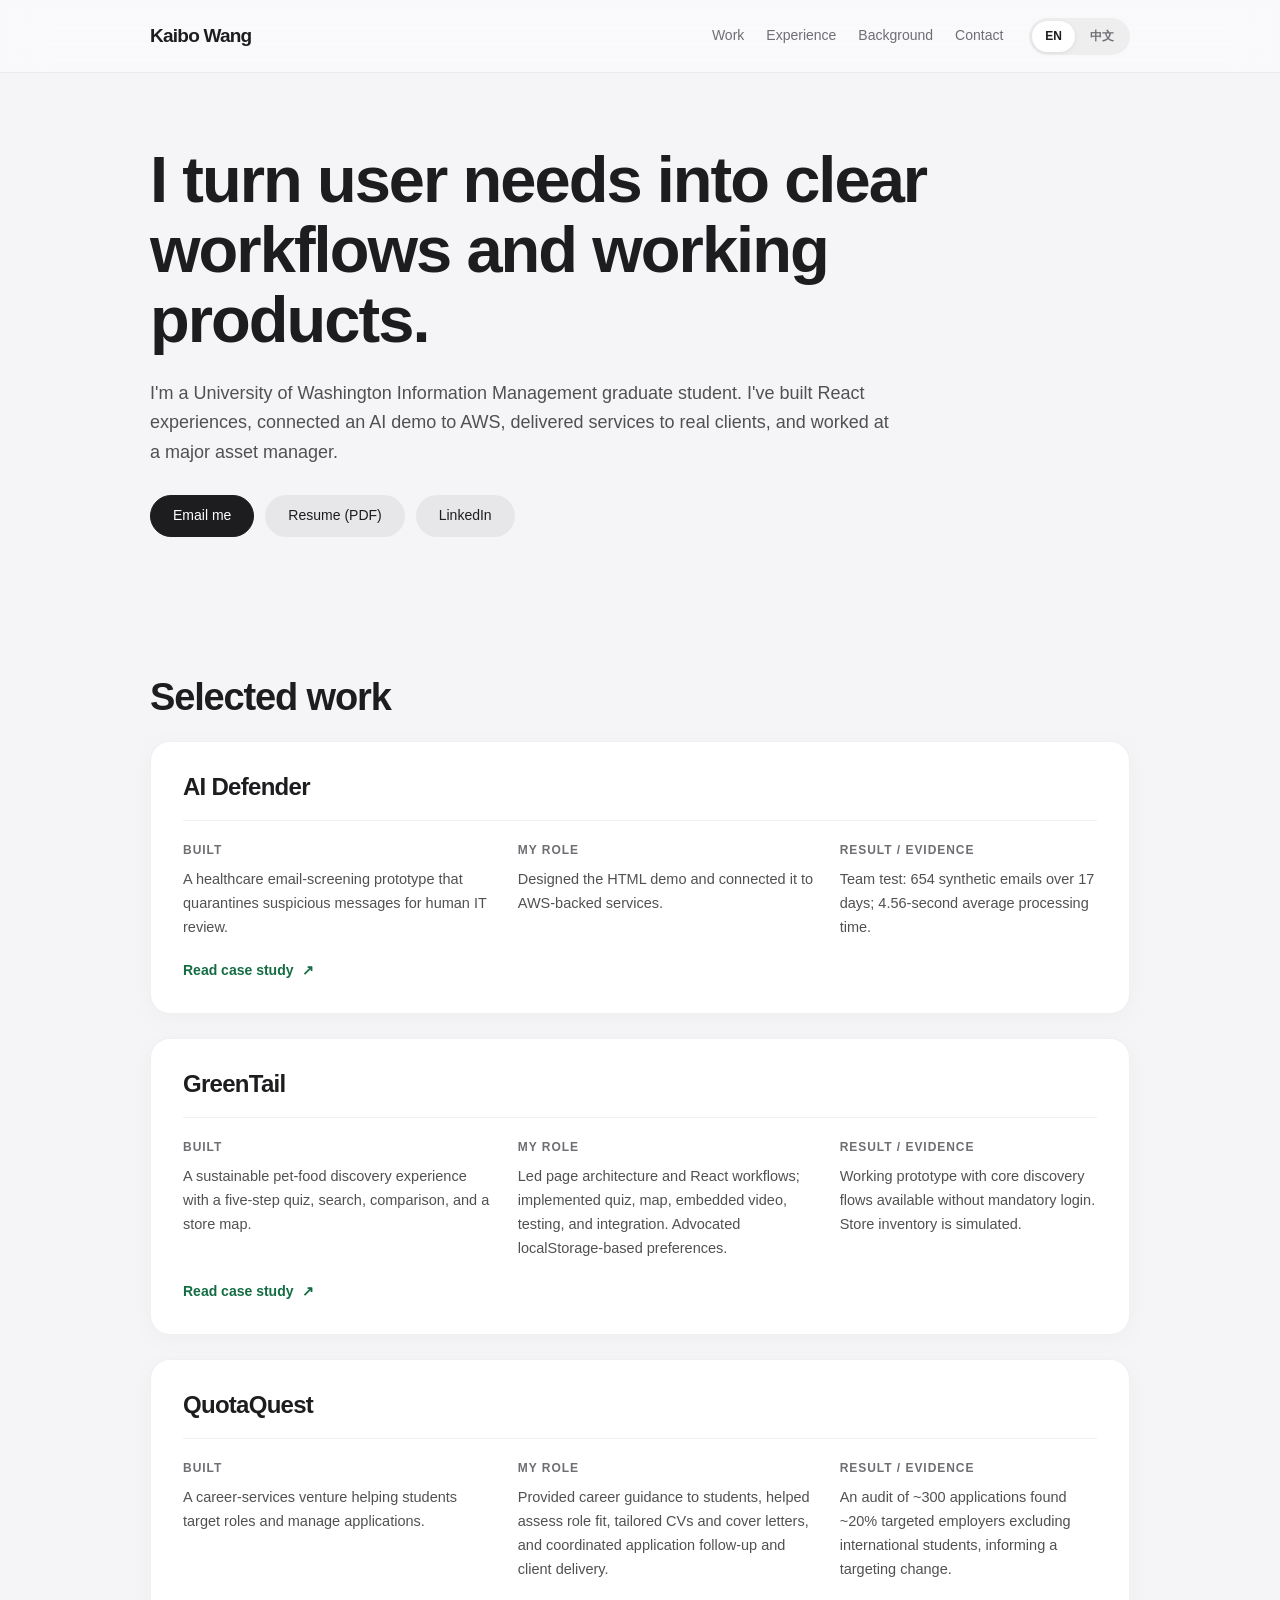
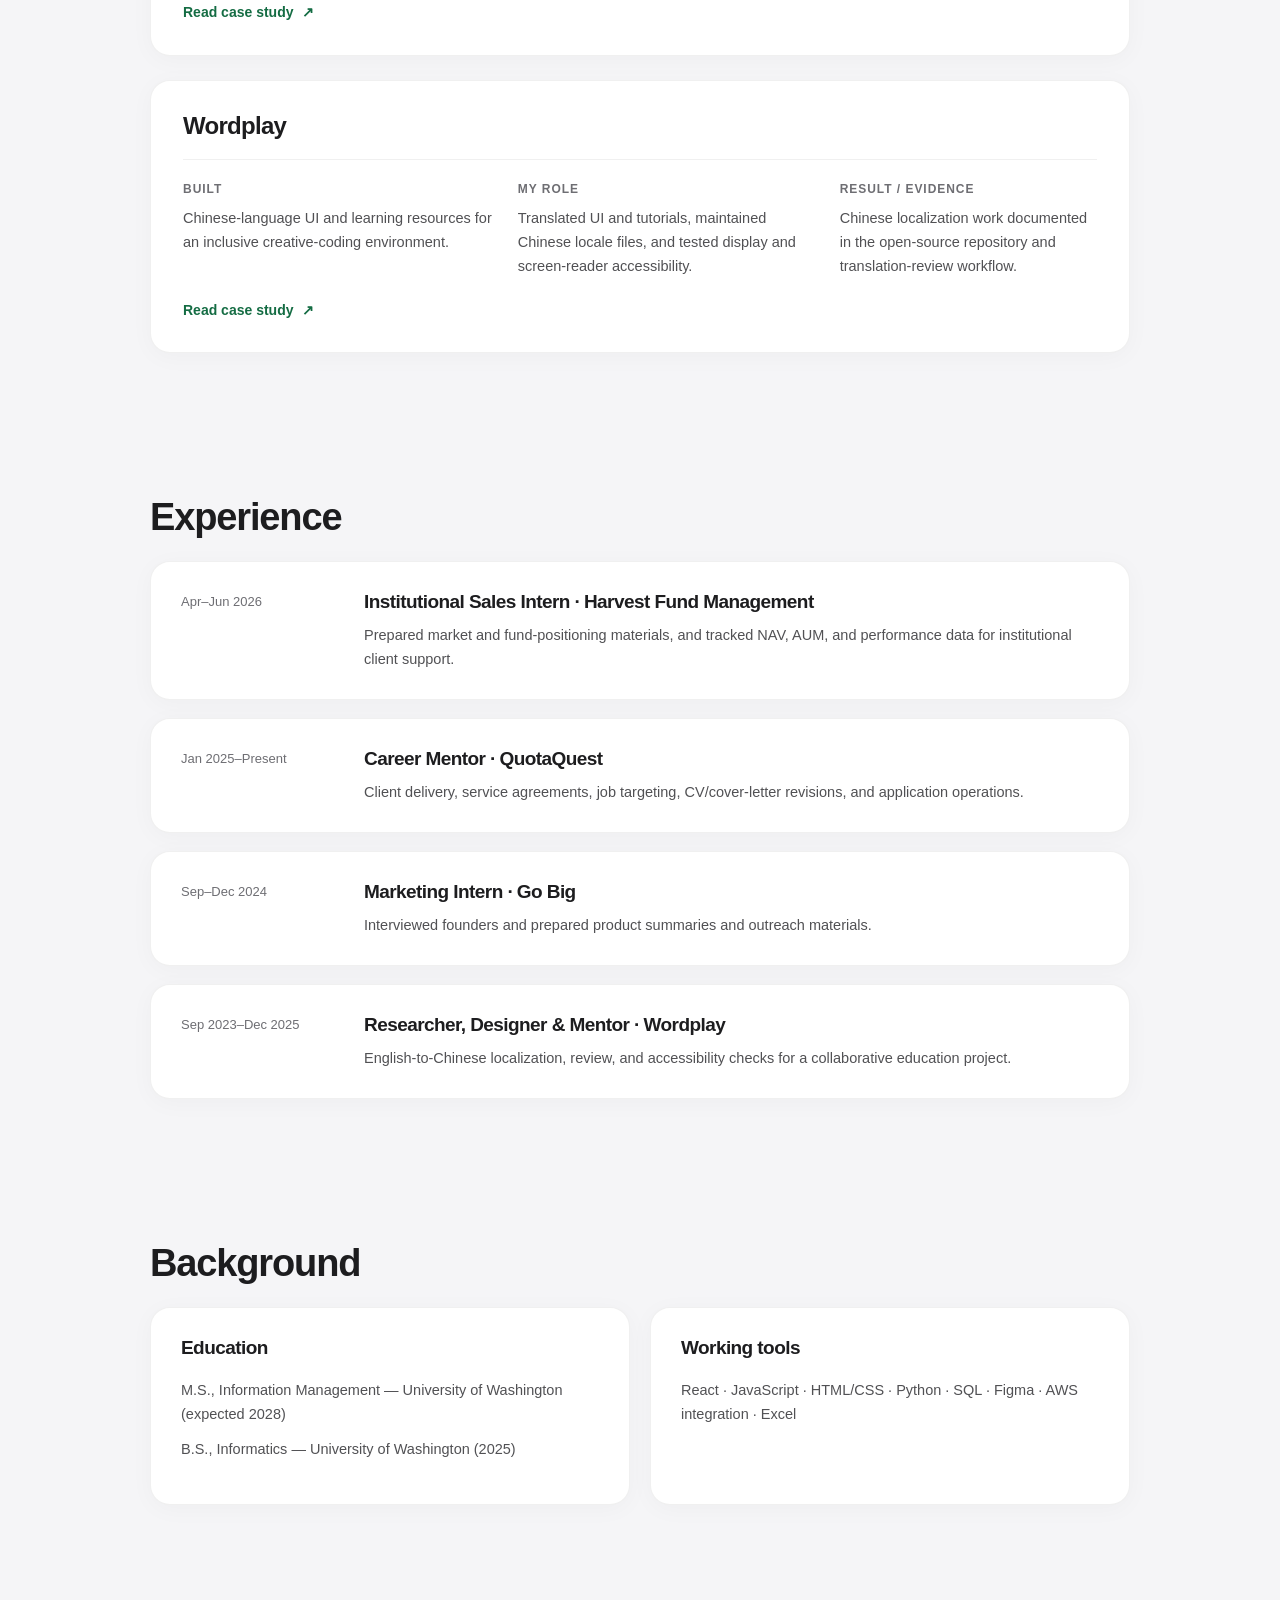
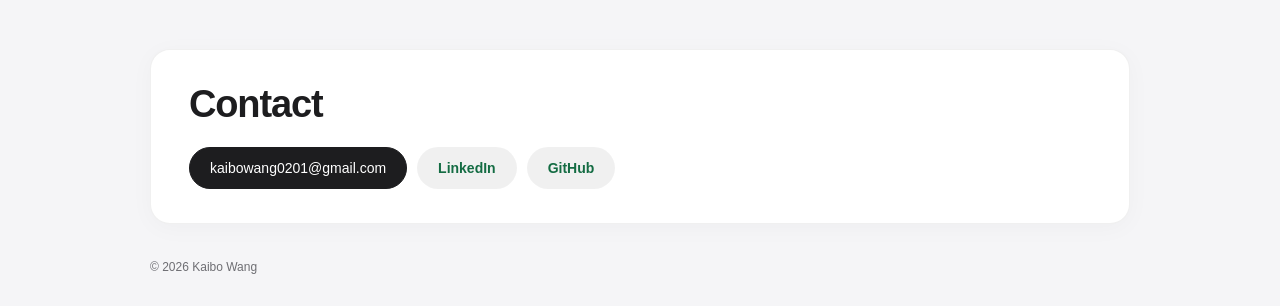
<file: index.html>
<!DOCTYPE html>

<html lang="en">
<head>
<meta charset="utf-8"/>
<meta content="width=device-width, initial-scale=1" name="viewport"/>
<meta content="light" name="color-scheme"/>
<meta content="Kaibo Wang — product, frontend and project delivery. Selected work in AI, React, client operations and localization." name="description"/>
<title>Kaibo Wang — Selected Work</title>
<style>
    :root {
      color-scheme: light;
      --ink: #172627;
      --muted: #4d5b5c;
      --accent: #075a55;
      --surface: #ffffff;
    }
    * { box-sizing: border-box; }
    html { scroll-padding-top: 24px; }
    body {
      margin: 0;
      background: var(--surface);
      color: var(--ink);
      font: 400 16px/1.65 system-ui, -apple-system, BlinkMacSystemFont,
            "Segoe UI", "PingFang SC", "Microsoft YaHei", sans-serif;
    }
    .container { width: min(960px, calc(100% - 40px)); margin-inline: auto; }
    a { color: var(--accent); text-decoration: underline; text-underline-offset: 3px; }
    a:hover { text-decoration-thickness: 2px; }
    button { font: inherit; }
    :focus-visible { outline: 3px solid var(--accent); outline-offset: 4px; }
    .skip-link { position: absolute; left: -10000px; top: 8px; }
    .skip-link:focus { left: 16px; z-index: 10; padding: 8px; background: white; }
    .site-header { padding-block: 22px; }
    .header-inner { display: flex; align-items: center; justify-content: space-between; gap: 20px; flex-wrap: wrap; }
    .identity { color: var(--ink); text-decoration: none; font-weight: 750; font-size: 20px; }
    .header-controls { display: flex; align-items: center; flex-wrap: wrap; gap: 18px; }
    .primary-nav { display: flex; gap: 18px; flex-wrap: wrap; }
    .primary-nav a { color: var(--ink); }
    .language { display: flex; align-items: center; gap: 10px; }
    .language button {
      border: 0;
      border-bottom: 2px solid transparent;
      padding: 0 1px 2px;
      color: var(--muted);
      background: transparent;
      cursor: pointer;
    }
    .language button[aria-pressed="true"] { border-bottom-color: var(--accent); color: var(--ink); font-weight: 700; }
    .hero { padding-block: 65px 78px; max-width: 760px; }
    .eyebrow { font-weight: 700; color: var(--muted); margin: 0 0 14px; }
    h1 { font-size: 36px; line-height: 1.22; letter-spacing: -.025em; margin: 0 0 22px; font-weight: 750; }
    h2, h3 { font-size: 20px; line-height: 1.35; letter-spacing: -.01em; }
    h2 { margin: 0 0 30px; }
    h3 { margin: 0; }
    p { margin: 0; }
    .intro { max-width: 690px; }
    .hero-actions { display: flex; flex-wrap: wrap; gap: 20px; margin-top: 26px; }
    .section { padding-block: 38px 56px; }
    .section-note { color: var(--muted); margin: -14px 0 26px; }
    .project-list { display: grid; gap: 42px; }
    .project { display: grid; gap: 14px; }
    .project-head { display: flex; gap: 14px; flex-wrap: wrap; align-items: baseline; }
    .project-type { color: var(--muted); }
    .project-fields { display: grid; grid-template-columns: 1.25fr 1.25fr 1fr; gap: 22px; }
    .field-label { font-weight: 700; margin-bottom: 5px; }
    .project a { justify-self: start; }
    .timeline { display: grid; gap: 22px; }
    .timeline-entry { display: grid; grid-template-columns: 160px 1fr; gap: 24px; }
    .timeline time { color: var(--muted); }
    .timeline-entry p { margin-top: 5px; }
    .meta-line { color: var(--muted); }
    .background-grid { display: grid; grid-template-columns: 1fr 1fr; gap: 32px; }
    .background-grid h3 { margin-bottom: 8px; }
    .background-grid p + p { margin-top: 10px; }
    .contact { padding-block: 44px 70px; }
    .contact-links { display: flex; flex-wrap: wrap; gap: 22px; margin-top: 14px; }
    footer { color: var(--muted); padding: 0 0 30px; }
    @media (max-width: 720px) {
      .hero { padding-block: 45px 52px; }
      h1 { font-size: 32px; }
      .section { padding-block: 32px 48px; }
      .project-list { gap: 36px; }
      .project-fields { grid-template-columns: 1fr; gap: 12px; }
      .timeline-entry { grid-template-columns: 1fr; gap: 3px; }
      .background-grid { grid-template-columns: 1fr; gap: 24px; }
      .header-inner { align-items: start; }
    }
  </style>
<link href="assets/design-system.css" rel="stylesheet"/>
</head>
<body>
<a class="skip-link" data-i18n="skip" href="#main">Skip to content</a>
<header class="site-header">
<div class="container header-inner">
<a class="identity" href="#top">Kaibo Wang</a>
<div class="header-controls">
<nav aria-label="Primary navigation" class="primary-nav">
<a data-i18n="navWork" href="#work">Work</a>
<a data-i18n="navExperience" href="#experience">Experience</a>
<a data-i18n="navBackground" href="#background">Background</a>
<a data-i18n="navContact" href="#contact">Contact</a>
</nav>
<div aria-label="Language / 语言" class="language" role="group">
<button aria-pressed="true" data-switch="en" type="button">EN</button>
<button aria-pressed="false" data-switch="zh" type="button">中文</button>
</div>
</div>
</div>
</header>
<main id="main">
<div class="container" id="top">
<section aria-labelledby="intro-title" class="hero">

<h1 data-i18n="headline" id="intro-title">I turn user needs into clear workflows and working products.</h1>
<p class="intro" data-i18n="intro">I'm a University of Washington Information Management graduate student. I've built React experiences, connected an AI demo to AWS, delivered services to real clients, and worked at a major asset manager.</p>
<div class="hero-actions">
<a data-i18n="emailAction" href="mailto:kaibowang0201@gmail.com">Email me</a>
<a data-i18n="resumeAction" href="https://kwang37.github.io/personal-website/assets/Kaibo_Wang_CV_Final_2027.pdf?v=20261117" rel="noopener" target="_blank">Resume (PDF)</a>
<a href="https://www.linkedin.com/in/kaibo-wang-uw" rel="noopener" target="_blank">LinkedIn</a>
</div>
</section>
<section aria-labelledby="work-title" class="section" id="work">
<h2 data-i18n="workTitle" id="work-title">Selected work</h2>

<div class="project-list">
<article aria-labelledby="ai-title" class="project">
<div class="project-head">
<h3 id="ai-title">AI Defender</h3>

</div>
<div class="project-fields">
<div><p class="field-label" data-i18n="whatLabel">Built</p><p data-i18n="aiWhat">A healthcare email-screening prototype that quarantines suspicious messages for human IT review.</p></div>
<div><p class="field-label" data-i18n="roleLabel">My role</p><p data-i18n="aiRole">Designed the HTML demo and connected it to AWS-backed services.</p></div>
<div><p class="field-label" data-i18n="resultLabel">Result / evidence</p><p data-i18n="aiResult">Team test: 654 synthetic emails over 17 days; 4.56-second average processing time.</p></div>
</div>
<a data-case="ai-defender" data-i18n="caseAction" href="https://kwang37.github.io/personal-website/ai-defender.html">Read case study</a>
</article>
<article aria-labelledby="green-title" class="project">
<div class="project-head">
<h3 id="green-title">GreenTail</h3>

</div>
<div class="project-fields">
<div><p class="field-label" data-i18n="whatLabel">Built</p><p data-i18n="greenWhat">A sustainable pet-food discovery experience with a five-step quiz, search, comparison, and a store map.</p></div>
<div><p class="field-label" data-i18n="roleLabel">My role</p><p data-i18n="greenRole">Led page architecture and React workflows; implemented quiz, map, embedded video, testing, and integration. Advocated localStorage-based preferences.</p></div>
<div><p class="field-label" data-i18n="resultLabel">Result / evidence</p><p data-i18n="greenResult">Working prototype with core discovery flows available without mandatory login. Store inventory is simulated.</p></div>
</div>
<a data-case="greentail" data-i18n="caseAction" href="https://kwang37.github.io/personal-website/greentail.html">Read case study</a>
</article>
<article aria-labelledby="quota-title" class="project">
<div class="project-head">
<h3 id="quota-title">QuotaQuest</h3>

</div>
<div class="project-fields">
<div><p class="field-label" data-i18n="whatLabel">Built</p><p data-i18n="quotaWhat">A career-services venture helping students target roles and manage applications.</p></div>
<div><p class="field-label" data-i18n="roleLabel">My role</p><p data-i18n="quotaRole">Provided career guidance to students, helped assess role fit, tailored CVs and cover letters, and coordinated application follow-up and client delivery.</p></div>
<div><p class="field-label" data-i18n="resultLabel">Result / evidence</p><p data-i18n="quotaResult">An audit of ~300 applications found ~20% targeted employers excluding international students, informing a targeting change.</p></div>
</div>
<a data-case="quotaquest" data-i18n="caseAction" href="https://kwang37.github.io/personal-website/quotaquest.html">Read case study</a>
</article>
<article aria-labelledby="word-title" class="project">
<div class="project-head">
<h3 id="word-title">Wordplay</h3>

</div>
<div class="project-fields">
<div><p class="field-label" data-i18n="whatLabel">Built</p><p data-i18n="wordWhat">Chinese-language UI and learning resources for an inclusive creative-coding environment.</p></div>
<div><p class="field-label" data-i18n="roleLabel">My role</p><p data-i18n="wordRole">Translated UI and tutorials, maintained Chinese locale files, and tested display and screen-reader accessibility.</p></div>
<div><p class="field-label" data-i18n="resultLabel">Result / evidence</p><p data-i18n="wordResult">Chinese localization work documented in the open-source repository and translation-review workflow.</p></div>
</div>
<a data-case="wordplay" data-i18n="caseAction" href="https://kwang37.github.io/personal-website/wordplay.html">Read case study</a>
</article>
</div>
</section>
<section aria-labelledby="experience-title" class="section" id="experience">
<h2 data-i18n="experienceTitle" id="experience-title">Experience</h2>
<div class="timeline">
<article class="timeline-entry">
<time data-i18n="harvestDate" datetime="2026-04">Apr–Jun 2026</time>
<div><h3 data-i18n="harvestTitle">Institutional Sales Intern · Harvest Fund Management</h3><p data-i18n="harvestDesc">Prepared market and fund-positioning materials, and tracked NAV, AUM, and performance data for institutional client support.</p></div>
</article>
<article class="timeline-entry">
<time data-i18n="quotaDate" datetime="2025-01">Jan 2025–Present</time>
<div><h3 data-i18n="quotaExpTitle">Career Mentor · QuotaQuest</h3><p data-i18n="quotaExpDesc">Client delivery, service agreements, job targeting, CV/cover-letter revisions, and application operations.</p></div>
</article>
<article class="timeline-entry">
<time data-i18n="goDate" datetime="2024-09">Sep–Dec 2024</time>
<div><h3 data-i18n="goTitle">Marketing Intern · Go Big</h3><p data-i18n="goDesc">Interviewed founders and prepared product summaries and outreach materials.</p></div>
</article>
<article class="timeline-entry">
<time data-i18n="wordDate" datetime="2023-09">Sep 2023–Dec 2025</time>
<div><h3 data-i18n="wordExpTitle">Researcher, Designer &amp; Mentor · Wordplay</h3><p data-i18n="wordExpDesc">English-to-Chinese localization, review, and accessibility checks for a collaborative education project.</p></div>
</article>
</div>
</section>
<section aria-labelledby="background-title" class="section" id="background">
<h2 data-i18n="backgroundTitle" id="background-title">Background</h2>
<div class="background-grid">
<div>
<h3 data-i18n="educationTitle">Education</h3>
<p data-i18n="eduMS">M.S., Information Management — University of Washington (expected 2028)</p>
<p data-i18n="eduBS">B.S., Informatics — University of Washington (2025)</p>
</div>
<div>
<h3 data-i18n="skillsTitle">Working tools</h3>
<p data-i18n="skillsDesc">React · JavaScript · HTML/CSS · Python · SQL · Figma · AWS integration · Excel</p>
</div>
</div>
</section>
<section aria-labelledby="contact-title" class="contact" id="contact">
<h2 data-i18n="contactTitle" id="contact-title">Contact</h2>

<div class="contact-links">
<a href="mailto:kaibowang0201@gmail.com">kaibowang0201@gmail.com</a>
<a href="https://www.linkedin.com/in/kaibo-wang-uw" rel="noopener" target="_blank">LinkedIn</a>
<a href="https://github.com/Kwang37" rel="noopener" target="_blank">GitHub</a>
</div>
</section>
</div>
</main>
<footer><div class="container">© 2026 Kaibo Wang</div></footer>
<script>
    // Only interaction: language preference. Content remains readable without JavaScript.
    (() => {
      const translations = {
        skip: '跳转到正文', navWork: '作品', navExperience: '经历', navBackground: '背景', navContact: '联系',
        eyebrow: '产品 · 前端 · 项目交付',
        headline: '我把真实需求转化为清晰的流程和能用的产品。',
        intro: '我是华盛顿大学信息管理硕士生。我做过 React 交互产品、将 AI 演示界面连接 AWS、服务真实客户，也有大型资产管理公司的实习经历。',
        emailAction: '邮件联系', resumeAction: '英文简历（PDF）',
        workTitle: '精选作品', workNote: '四个项目，统一展示：做了什么、我负责什么，以及交付证据。',
        whatLabel: '做了什么', roleLabel: '我的角色', resultLabel: '结果 / 证据', caseAction: '查看完整案例',
        aiType: 'AI 安全 · 学术原型',
        aiWhat: '针对医疗行业的邮件筛查原型，将可疑邮件隔离后交由 IT 人员审核。',
        aiRole: '设计 HTML 演示界面，并接入 AWS 后端服务。',
        aiResult: '团队模拟测试：17 天处理 654 封合成邮件，平均每封耗时 4.56 秒。',
        greenType: 'React · 消费产品',
        greenWhat: '可持续宠物食品选择网站，包含五步问卷、搜索、商品对比及门店地图。',
        greenRole: '主导页面架构和 React 用户流程；实现问卷、地图、嵌入视频及测试集成，并主张用 localStorage 保存基础偏好。',
        greenResult: '可运行的产品原型；核心探索流程无需强制登录。门店库存为模拟数据。',
        quotaType: '创业 · 客户运营',
        quotaWhat: '帮助学生筛选目标岗位、管理求职申请的职业服务项目。',
        quotaRole: '为学生提供职业指导，协助岗位筛选、简历与求职信修改、申请跟进及客户交付。',
        quotaResult: '审查约 300 份申请，发现约 20% 投向不接受国际学生的雇主，据此调整岗位筛选。',
        wordType: '开源 · 本地化',
        wordWhat: '为包容性创意编程工具提供中文界面和教学内容。',
        wordRole: '翻译界面及教程、维护中文语言文件，并检查显示效果和屏幕阅读器无障碍体验。',
        wordResult: '中文本地化工作可在开源仓库和翻译审核流程中核对。',
        experienceTitle: '实践经历',
        harvestDate: '2026 年 4–6 月', harvestTitle: '机构销售实习生 · 嘉实基金',
        harvestDesc: '制作市场及基金产品定位材料，跟踪净值、管理规模与业绩数据，支持机构客户沟通。',
        quotaDate: '2025 年 1 月–至今', quotaExpTitle: '职业导师 · QuotaQuest',
        quotaExpDesc: '负责客户交付、服务协议、岗位筛选、简历修改及申请运营。',
        goDate: '2024 年 9–12 月', goTitle: '营销实习生 · Go Big',
        goDesc: '访谈创业者并制作产品介绍及对外沟通材料。',
        wordDate: '2023 年 9 月–2025 年 12 月', wordExpTitle: '研究、设计及导师协作 · Wordplay',
        wordExpDesc: '参与教育类开源项目的英中本地化、翻译审核和无障碍测试。',
        backgroundTitle: '教育与技能', educationTitle: '教育背景', skillsTitle: '工作工具',
        eduMS: '信息管理硕士 — 华盛顿大学（预计 2028 年毕业）',
        eduBS: '信息学学士 — 华盛顿大学（2025 年毕业）',
        skillsDesc: 'React · JavaScript · HTML/CSS · Python · SQL · Figma · AWS 集成 · Excel',
        contactTitle: '联系与合作',
        contactDesc: '欢迎就实习机会、产品合作或客户项目直接通过邮件联系我。'
      };
      const nodes = [...document.querySelectorAll('[data-i18n]')];
      const english = Object.fromEntries(nodes.map(el => [el.dataset.i18n, el.textContent]));
      const buttons = [...document.querySelectorAll('[data-switch]')];
      const storageKey = 'kaibo-minimal-language';
      function setLanguage(lang) {
        const zh = lang === 'zh';
        document.documentElement.lang = zh ? 'zh-CN' : 'en';
        document.title = zh ? '王楷博 — 精选作品' : 'Kaibo Wang — Selected Work';
        document.querySelector('.primary-nav').setAttribute('aria-label', zh ? '主导航' : 'Primary navigation');
        nodes.forEach(el => { el.textContent = zh ? translations[el.dataset.i18n] : english[el.dataset.i18n]; });
        buttons.forEach(button => button.setAttribute('aria-pressed', String(button.dataset.switch === lang)));
        document.querySelectorAll('[data-case]').forEach(link => {
          link.href = 'https://kwang37.github.io/personal-website/' + (zh ? 'zh/' : '') + link.dataset.case + '.html';
        });
        try { localStorage.setItem(storageKey, lang); } catch (_) { /* Storage optional. */ }
      }
      buttons.forEach(button => button.addEventListener('click', () => setLanguage(button.dataset.switch)));
      let saved;
      try { saved = localStorage.getItem(storageKey) || localStorage.getItem('kaibo-portfolio-language-v1'); } catch (_) { /* Storage optional. */ }
      const requested = new URLSearchParams(location.search).get('lang');
      const preferred = requested === 'en' || requested === 'zh' ? requested : saved;
      setLanguage(preferred === 'en' || preferred === 'zh' ? preferred :
        (navigator.language || '').toLowerCase().startsWith('zh') ? 'zh' : 'en');
    })();
  </script>
</body>
</html>
</file>
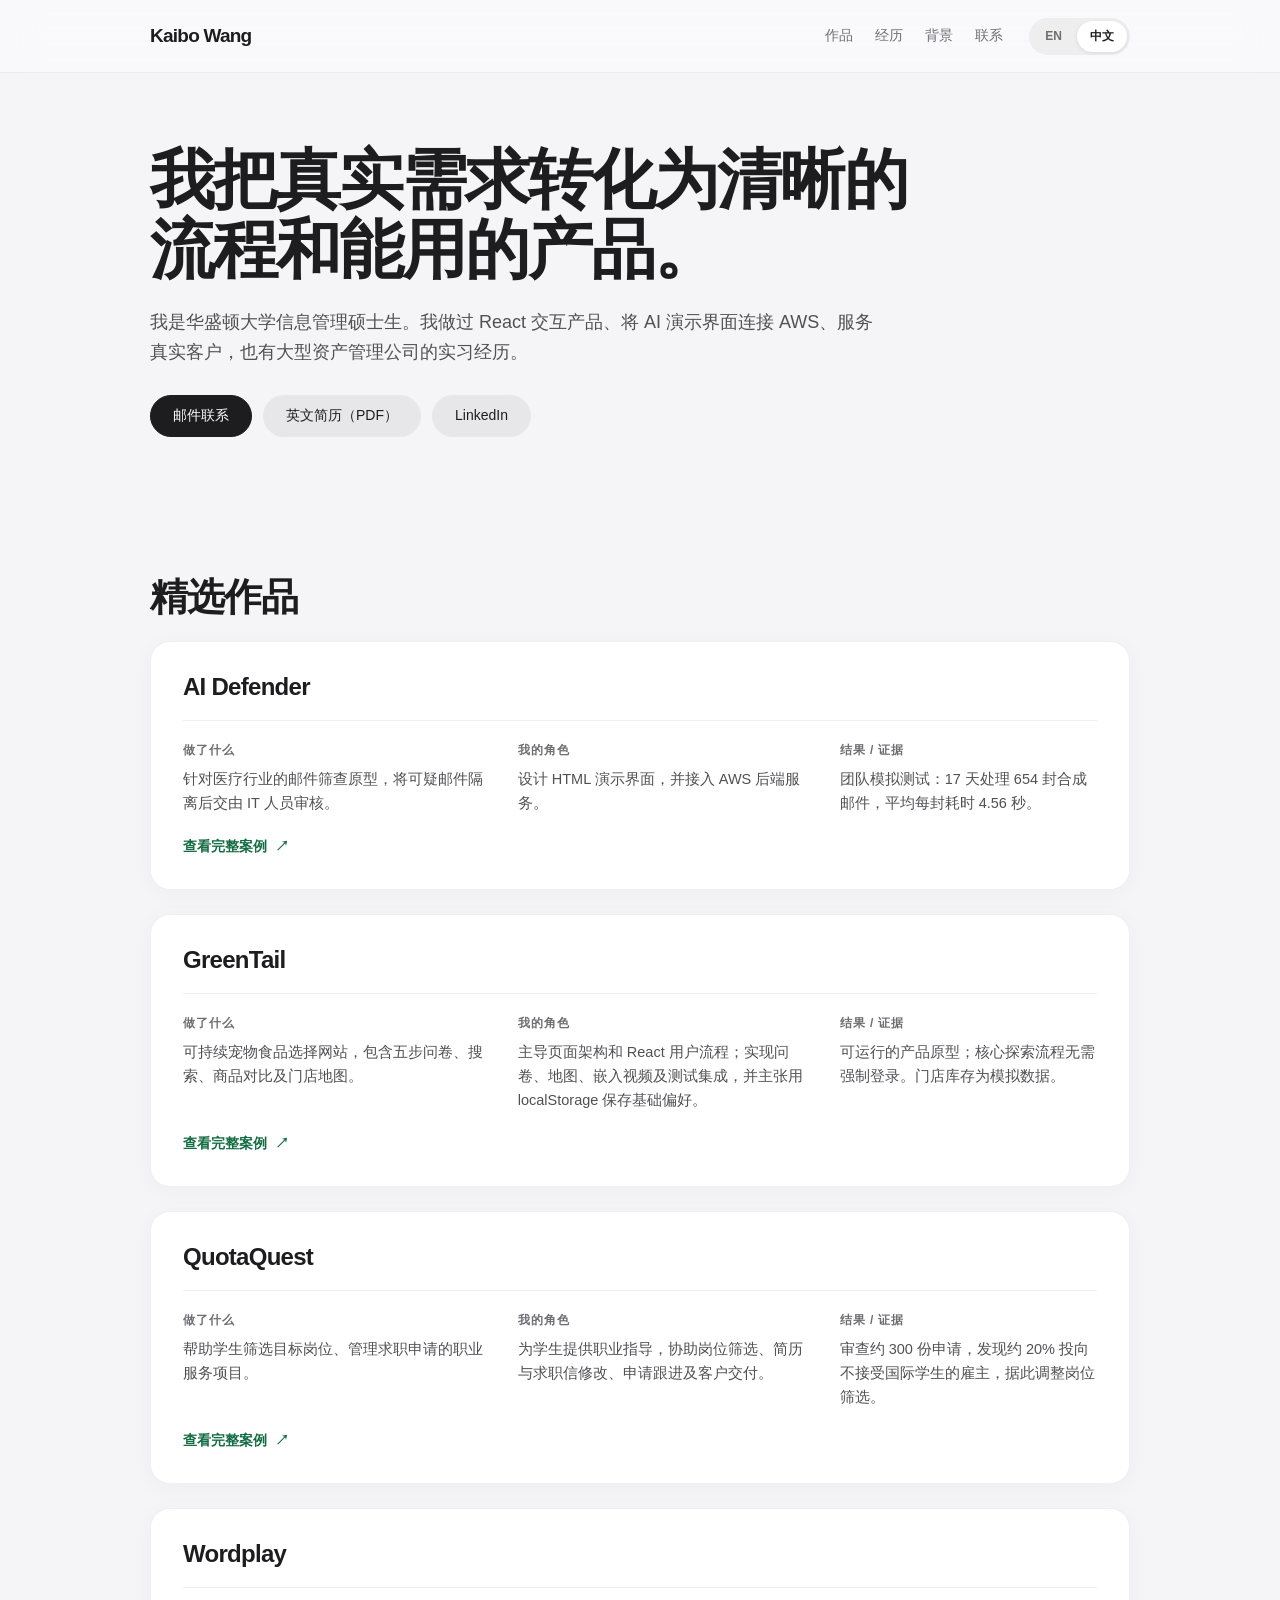
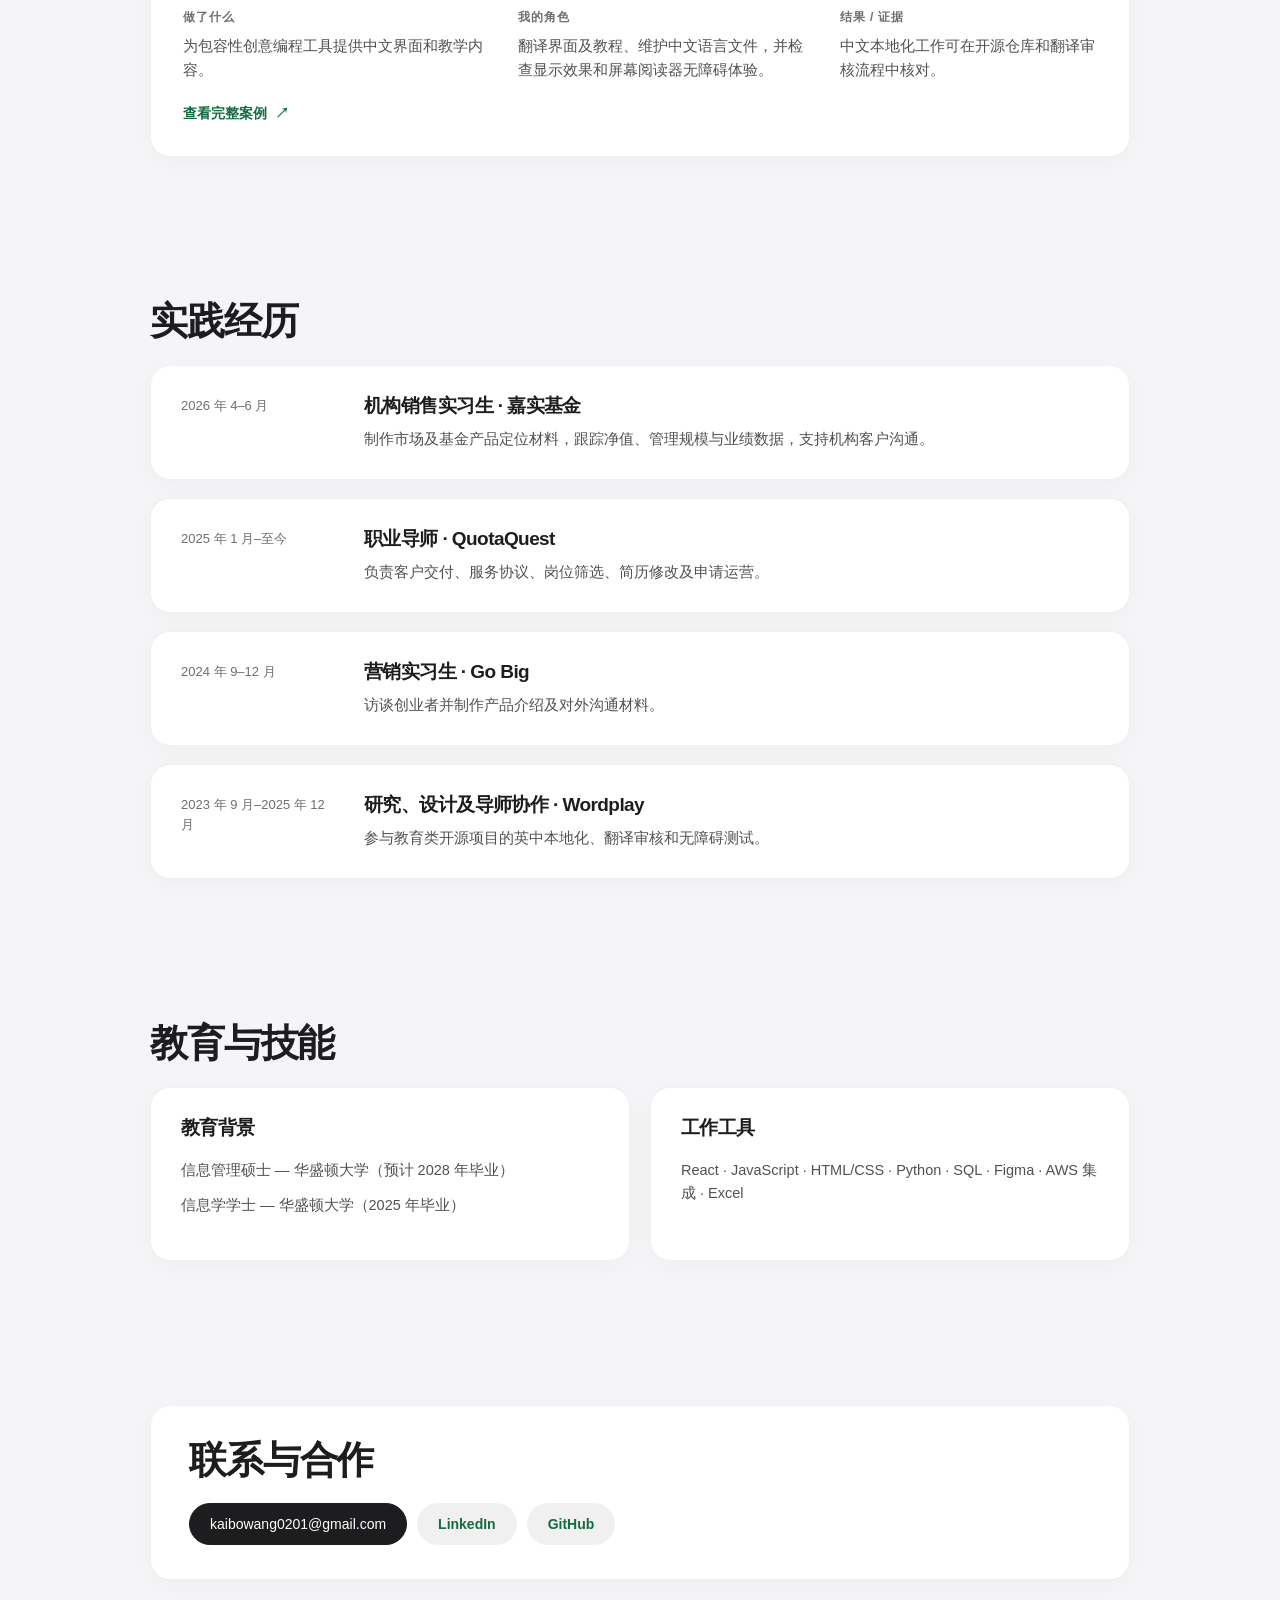
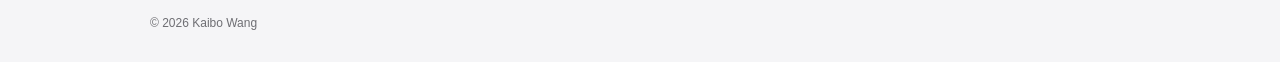
<file: zh/index.html>
<!doctype html>
<html lang="zh-CN">
<head>
  <meta charset="utf-8">
  <meta name="viewport" content="width=device-width, initial-scale=1">
  <meta http-equiv="refresh" content="0; url=../index.html?lang=zh">
  <title>王楷博 — 精选作品</title>
</head>
<body>
  <p><a href="../index.html?lang=zh">前往中文主页</a></p>
  <script>
    location.replace("../index.html?lang=zh" + location.hash);
  </script>
</body>
</html>
</file>
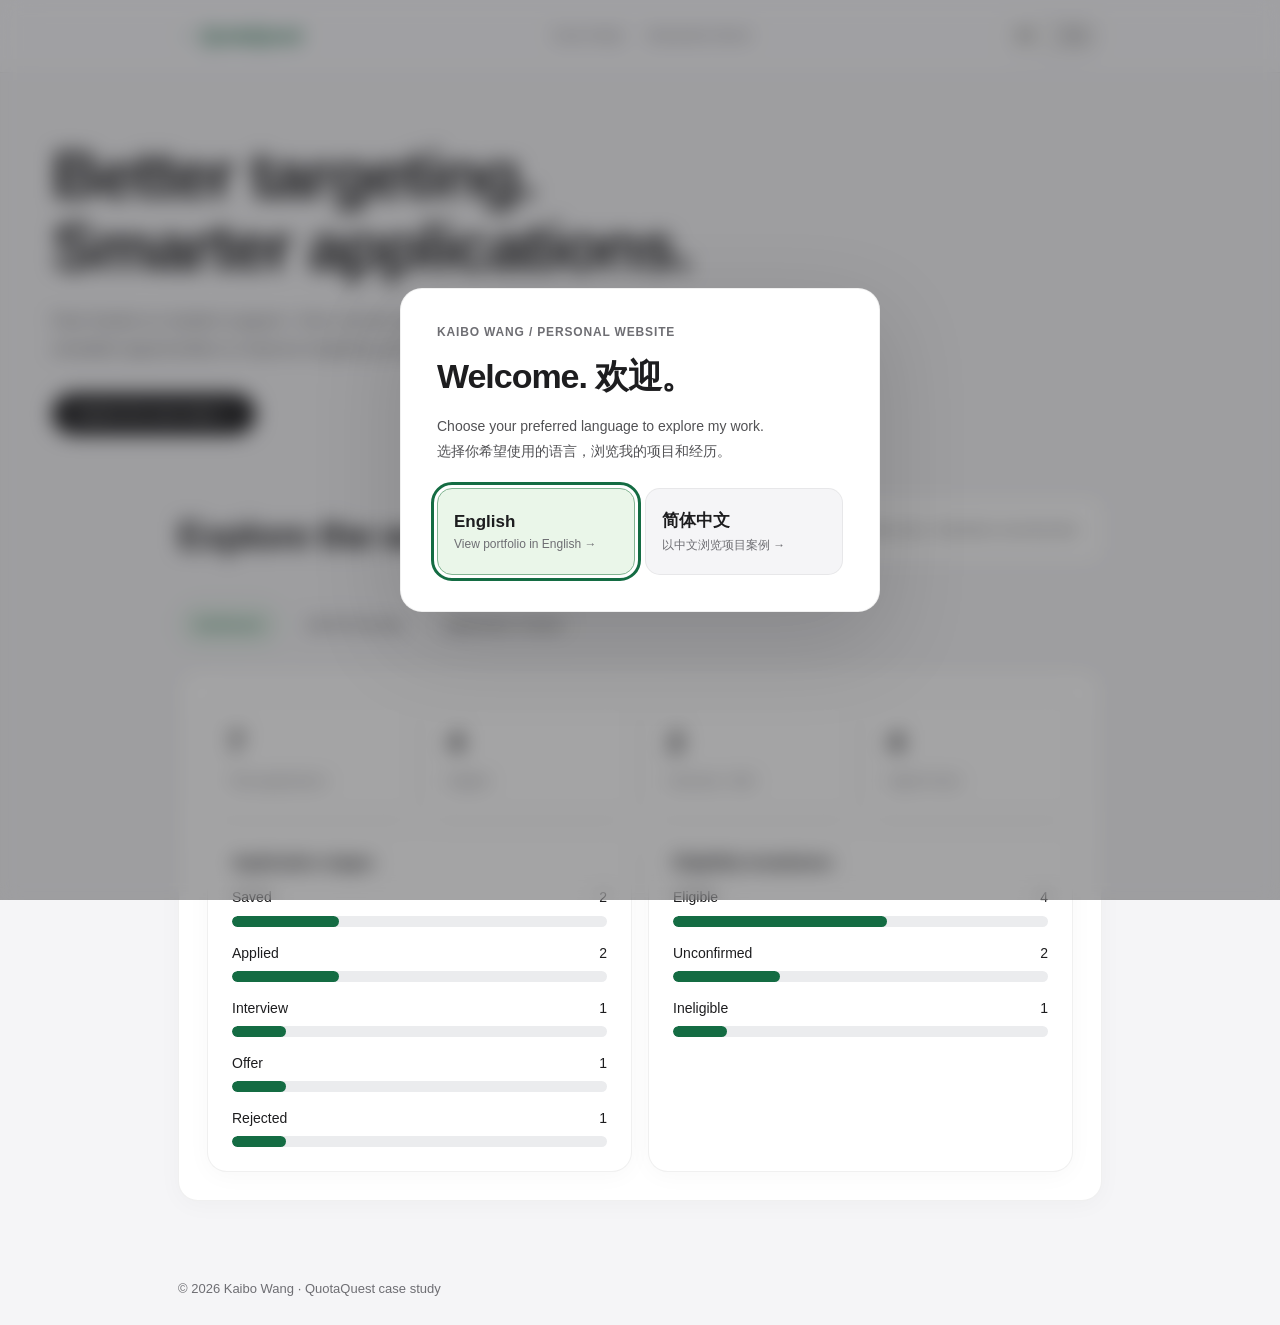
<file: quotaquest-demo.html>
<!DOCTYPE html>

<html lang="en"><head><meta charset="utf-8"/><meta content="width=device-width,initial-scale=1" name="viewport"/><meta content="#0b1723" name="theme-color"/><title>QuotaQuest — Product Case Study | Kaibo Wang</title><meta content="QuotaQuest: a product case study in job targeting, application workflow automation, and measurable business outcomes." name="description"/><style>
:root{--bg:#091722;--panel:#102332;--panel2:#152d3e;--ink:#eaf5f7;--muted:#9db5c2;--line:#2a4351;--mint:#8ce5c5;--blue:#8cb9f7;--gold:#f4d19b}*{box-sizing:border-box}html{scroll-behavior:smooth}body{margin:0;background:var(--bg);color:var(--ink);font:16px/1.65 Inter,ui-sans-serif,system-ui,-apple-system,BlinkMacSystemFont,'Segoe UI',sans-serif}a{color:inherit;text-decoration:none}button,input,select{font:inherit}button{cursor:pointer}.wrap{max-width:1120px;margin:auto;padding:0 28px}nav{position:sticky;top:0;z-index:10;background:#091722eb;backdrop-filter:blur(14px);border-bottom:1px solid var(--line)}nav .wrap{min-height:68px;display:flex;align-items:center;justify-content:space-between;gap:15px}.logo{font-size:19px;font-weight:800;letter-spacing:-.7px}.logo span{color:var(--mint)}.navlinks{display:flex;gap:22px;color:var(--muted);font-size:14px}.navlinks a:hover{color:var(--ink)}.eyebrow{color:var(--mint);font-size:12px;font-weight:800;letter-spacing:2px;text-transform:uppercase}.hero{padding:95px 0 85px;position:relative;overflow:hidden}.hero:before{content:"";position:absolute;right:-200px;top:-300px;width:700px;height:700px;background:radial-gradient(circle,#164d4c 0%,transparent 66%);opacity:.55;pointer-events:none}h1,h2,h3,p{margin-top:0}h1{font-size:clamp(46px,7.4vw,91px);line-height:1.04;letter-spacing:-5px;margin:15px 0 25px;max-width:920px}h1 em{font-style:normal;color:var(--mint)}h2{font-size:clamp(29px,4vw,45px);letter-spacing:-1.8px;line-height:1.18;margin:13px 0 24px}h3{font-size:21px;line-height:1.3}.lede{font-size:20px;max-width:720px;color:#bfd0da}.actions{display:flex;gap:12px;flex-wrap:wrap;margin-top:30px}.btn{border:1px solid var(--line);padding:12px 20px;border-radius:9px;background:var(--panel2);color:var(--ink);font-weight:700;display:inline-flex;align-items:center;gap:8px}.btn.primary{background:var(--mint);border-color:var(--mint);color:#08252b}.btn:hover{filter:brightness(1.13)}.meta{display:flex;gap:12px;flex-wrap:wrap;margin-top:33px}.pill{border:1px solid var(--line);border-radius:100px;padding:5px 12px;font-size:12px;color:var(--muted)}section{padding:83px 0;border-top:1px solid var(--line)}.sectionhead{max-width:720px}.sectionhead p{color:var(--muted);font-size:17px}.metrics{display:grid;grid-template-columns:repeat(4,1fr);gap:13px;margin-top:35px}.metric,.card{background:var(--panel);border:1px solid var(--line);border-radius:15px;padding:26px}.metric strong{font-size:35px;color:var(--mint);display:block;line-height:1.2;letter-spacing:-1.5px}.metric small{display:block;color:var(--muted);margin-top:10px}.grid2{display:grid;grid-template-columns:1fr 1fr;gap:18px}.card p,.step p{color:var(--muted)}.callout{border-left:3px solid var(--mint);padding:18px 24px;background:#112b32;border-radius:0 12px 12px 0;margin-top:25px}.callout strong{color:var(--mint)}.timeline{display:grid;grid-template-columns:repeat(3,1fr);gap:15px}.step{padding:24px;border:1px solid var(--line);border-radius:14px;background:var(--panel)}.step .num{color:var(--mint);font-size:13px;font-weight:800}.step h3{margin:12px 0}.demo{background:#0c1e2a}.demo-header{display:flex;justify-content:space-between;align-items:end;gap:18px;flex-wrap:wrap}.notice{font-size:13px;color:var(--gold);border:1px solid #7e6548;border-radius:9px;padding:9px 13px;background:#2b281f}.tabs{display:flex;gap:7px;flex-wrap:wrap;margin:28px 0 17px}.tab{background:transparent;border:1px solid var(--line);border-radius:8px;padding:9px 16px;color:var(--muted)}.tab[aria-selected=true]{background:var(--mint);color:#06242b;border-color:var(--mint);font-weight:750}.view{display:none}.view.active{display:block}.demo-stats{display:grid;grid-template-columns:repeat(4,1fr);gap:12px}.stat{padding:18px;background:var(--panel);border:1px solid var(--line);border-radius:12px}.stat b{font-size:27px;display:block;color:var(--ink)}.stat small{color:var(--muted)}.dashboard-grid{display:grid;grid-template-columns:1fr 1fr;gap:16px;margin-top:16px}.bars{display:grid;gap:15px}.barlabel{display:flex;justify-content:space-between;font-size:14px;margin-bottom:6px}.bar{background:#254050;height:11px;border-radius:100px;overflow:hidden}.bar span{display:block;height:100%;background:var(--mint);border-radius:100px}.field{display:flex;flex-direction:column;gap:7px;color:var(--muted);font-size:13px}.field input,.field select{background:#0b1b27;color:var(--ink);border:1px solid #38515e;border-radius:8px;padding:11px;min-width:0;width:100%}.formgrid{display:grid;grid-template-columns:repeat(2,1fr);gap:14px}.result{background:#102c32;border:1px solid #315f5d;border-radius:12px;padding:20px;margin-top:17px}.score{font-size:44px;line-height:1.2;color:var(--mint);font-weight:850}.tablewrap{overflow-x:auto;border:1px solid var(--line);border-radius:12px}table{border-collapse:collapse;width:100%;min-width:670px;font-size:14px}th,td{text-align:left;padding:13px 15px;border-bottom:1px solid var(--line)}th{color:var(--muted);font-size:12px;letter-spacing:.5px;background:var(--panel)}tr:last-child td{border-bottom:0}td select{background:#102b39;color:var(--ink);border:1px solid var(--line);border-radius:6px;padding:6px;max-width:150px}.controls{display:flex;gap:10px;flex-wrap:wrap;align-items:end;margin-bottom:16px}.controls .field{flex:1;min-width:180px}.small{font-size:13px;color:var(--muted)}.footer{padding:38px 0;color:var(--muted);font-size:13px}.footer .wrap{display:flex;justify-content:space-between;gap:20px;flex-wrap:wrap}.hide{display:none!important}@media(max-width:760px){h1{letter-spacing:-2.5px}.hero{padding:66px 0}.metrics,.demo-stats{grid-template-columns:repeat(2,1fr)}.grid2,.dashboard-grid,.timeline{grid-template-columns:1fr}.navlinks{gap:11px;font-size:12px}.formgrid{grid-template-columns:1fr}section{padding:58px 0}.metric{padding:19px}.metric strong{font-size:28px}}
</style><link href="assets/lang.css" rel="stylesheet"/><script defer="" src="assets/i18n.js"></script><link href="assets/design-system.css" rel="stylesheet"/>
</head><body>
<nav><div class="wrap"><a class="logo" href="quotaquest.html"><span>← QuotaQuest</span></a><div class="navlinks"><a href="quotaquest.html">Case Study</a><a href="#demo">Interactive Demo</a></div></div></nav>
<main id="top"><header class="hero"><div class="wrap"><h1>Better targeting.<br/><em>Smarter applications.</em></h1><p class="lede">How hands-on student support—from service agreements and CV editing to job applications—revealed opportunities to improve targeting and delivery.</p><div class="actions"><a class="btn primary" href="quotaquest.html">Explore the case study ↗</a></div></div></header>
<section class="demo" id="demo"><div class="wrap"><div class="demo-header"><div><div class="eyebrow">04 / Interactive product concept</div><h2>Explore the workflow.</h2></div><div class="notice">● Synthetic data · Illustrative reconstruction</div></div><div aria-label="Demo views" class="tabs" role="tablist"><button aria-selected="true" class="tab" data-view="dashboard" role="tab">Dashboard</button><button aria-selected="false" class="tab" data-view="fit" role="tab">Job Fit Scoring</button><button aria-selected="false" class="tab" data-view="tracker" role="tab">Application Tracker</button></div>
<div class="view active" id="dashboard" role="tabpanel"><div class="demo-stats" id="stats"></div><div class="dashboard-grid"><div class="card"><h3>Application stages</h3><div class="bars" id="status-bars"></div></div><div class="card"><h3>Eligibility breakdown</h3><div class="bars" id="eligibility-bars"></div></div></div></div>
<div class="view" id="fit" role="tabpanel"><div class="grid2"><div class="card"><h3>Evaluate a job opportunity</h3><div class="formgrid"><label class="field">Work authorization eligibility<select id="eligible"><option value="yes">Eligible / sponsorship supported</option><option value="no">Employer explicitly excludes candidate</option><option value="unknown">Not confirmed</option></select></label><label class="field">Skill alignment<select id="skills"><option value="high">High</option><option value="medium">Medium</option><option value="low">Low</option></select></label><label class="field">Role alignment<select id="rolefit"><option value="high">High</option><option value="medium">Medium</option><option value="low">Low</option></select></label><label class="field">Location / work arrangement<select id="location"><option value="yes">Compatible</option><option value="no">Not compatible</option><option value="unknown">Needs confirmation</option></select></label></div><button class="btn primary" id="evaluate" style="margin-top:18px">Evaluate fit →</button></div><div class="card"><h3>Fit assessment</h3><div aria-live="polite" class="result" id="fit-result"><div class="score">—</div><p>Choose criteria and evaluate to see a transparent illustrative score.</p></div><p class="small">Scoring weights are designed for this demo, not claimed as the original Python model. Eligibility exclusions override numeric fit scores.</p></div></div></div>
<div class="view" id="tracker" role="tabpanel"><div class="controls"><label class="field">Filter by status<select id="filter"><option value="all">All statuses</option><option>Saved</option><option>Applied</option><option>Interview</option><option>Offer</option><option>Rejected</option></select></label><label class="field">Search company or role<input id="search" placeholder="Search applications…"/></label><button class="btn" id="reset">Reset demo data</button></div><div class="tablewrap"><table><thead><tr><th>Company</th><th>Role</th><th>Eligibility</th><th>Fit</th><th>Status (editable)</th></tr></thead><tbody id="rows"></tbody></table></div><div class="card" style="margin-top:17px"><h3>Add a sample application</h3><form class="formgrid" id="add-form"><label class="field">Company<input maxlength="60" name="company" placeholder="Example Company" required=""/></label><label class="field">Role<input maxlength="70" name="role" placeholder="Associate Product Manager" required=""/></label><label class="field">Eligibility<select name="eligibility"><option>Eligible</option><option>Unconfirmed</option><option>Ineligible</option></select></label><label class="field">Fit<select name="fit"><option>High</option><option>Medium</option><option>Low</option></select></label><div><button class="btn primary" type="submit">Add application +</button></div></form><p class="small">Changes are stored only in this browser session and are not sent to a server.</p></div></div>
</div></section>
</main>
<footer class="footer"><div class="wrap"><span>© 2026 Kaibo Wang · QuotaQuest case study</span></div></footer>
<script>
const initial=[{id:1,company:'Northstar Labs',role:'Associate Product Manager',eligibility:'Eligible',fit:'High',status:'Interview'},{id:2,company:'Maple Systems',role:'Product Analyst',eligibility:'Eligible',fit:'High',status:'Applied'},{id:3,company:'Harbor Analytics',role:'UX Research Intern',eligibility:'Unconfirmed',fit:'Medium',status:'Saved'},{id:4,company:'Cedar Studio',role:'Product Designer',eligibility:'Eligible',fit:'Medium',status:'Applied'},{id:5,company:'Summit Tech',role:'Technical PM Intern',eligibility:'Ineligible',fit:'High',status:'Rejected'},{id:6,company:'Bluebird AI',role:'AI Product Intern',eligibility:'Eligible',fit:'High',status:'Offer'},{id:7,company:'Orchid Labs',role:'UX Researcher',eligibility:'Unconfirmed',fit:'Low',status:'Saved'}];
let apps=initial.map(x=>({...x}));const $=id=>document.getElementById(id);const stages=['Saved','Applied','Interview','Offer','Rejected'];const escapeHTML=s=>String(s).replace(/[&<>"']/g,c=>({'&':'&amp;','<':'&lt;','>':'&gt;','"':'&quot;',"'":'&#39;'}[c]));
function bar(label,count,total){return `<div><div class="barlabel"><span>${escapeHTML(label)}</span><span>${count}</span></div><div class="bar"><span style="width:${total?100*count/total:0}%"></span></div></div>`}
function dashboard(){let n=apps.length,eligible=apps.filter(a=>a.eligibility==='Eligible').length,interviews=apps.filter(a=>['Interview','Offer'].includes(a.status)).length,high=apps.filter(a=>a.fit==='High').length;$('stats').innerHTML=[['Total applications',n],['Eligible',eligible],['Interview / offer',interviews],['High-fit roles',high]].map(([l,v])=>`<div class="stat"><b>${v}</b><small>${l}</small></div>`).join('');$('status-bars').innerHTML=stages.map(s=>bar(s,apps.filter(a=>a.status===s).length,n)).join('');$('eligibility-bars').innerHTML=['Eligible','Unconfirmed','Ineligible'].map(s=>bar(s,apps.filter(a=>a.eligibility===s).length,n)).join('')}
function renderRows(){const filter=$('filter').value,query=$('search').value.trim().toLowerCase();const shown=apps.filter(a=>(filter==='all'||a.status===filter)&&(`${a.company} ${a.role}`.toLowerCase().includes(query)));$('rows').innerHTML=shown.length?shown.map(a=>`<tr><td>${escapeHTML(a.company)}</td><td>${escapeHTML(a.role)}</td><td>${escapeHTML(a.eligibility)}</td><td>${escapeHTML(a.fit)}</td><td><select aria-label="Status for ${escapeHTML(a.company)}" data-id="${a.id}">${stages.map(s=>`<option ${s===a.status?'selected':''}>${s}</option>`).join('')}</select></td></tr>`).join(''):'<tr><td colspan="5">No applications match these filters.</td></tr>';document.querySelectorAll('#rows select').forEach(el=>el.addEventListener('change',()=>{const a=apps.find(x=>x.id===Number(el.dataset.id));if(a){a.status=el.value;dashboard()}}))}
document.querySelectorAll('.tab').forEach(b=>b.addEventListener('click',()=>{document.querySelectorAll('.tab').forEach(t=>t.setAttribute('aria-selected',String(t===b)));document.querySelectorAll('.view').forEach(v=>v.classList.toggle('active',v.id===b.dataset.view));dashboard();renderRows()}));
$('evaluate').addEventListener('click',()=>{const eligibility=$('eligible').value,skills=$('skills').value,role=$('rolefit').value,location=$('location').value;const level={high:40,medium:25,low:10};let score=level[skills]+level[role]+(location==='yes'?20:location==='unknown'?10:0);const blockers=[];if(eligibility==='no')blockers.push('Employer eligibility explicitly excludes the candidate.');if(location==='no')blockers.push('Work arrangement is incompatible.');let title=blockers.length?'Do not prioritize':eligibility==='unknown'||location==='unknown'?'Verify before applying':score>=80?'High-priority opportunity':score>=55?'Consider applying':'Low-priority opportunity';$('fit-result').innerHTML=`<div class="score">${score}/100</div><h3>${title}</h3><p>${blockers.length?blockers.join(' '):'Illustrative weighted score: skills (40), role alignment (40), and location compatibility (20).'} ${eligibility==='unknown'?'Work authorization eligibility needs confirmation.':''}</p>`});
$('filter').addEventListener('change',renderRows);$('search').addEventListener('input',renderRows);$('reset').addEventListener('click',()=>{apps=initial.map(x=>({...x}));$('filter').value='all';$('search').value='';renderRows();dashboard()});$('add-form').addEventListener('submit',e=>{e.preventDefault();const f=new FormData(e.currentTarget);apps.push({id:Math.max(0,...apps.map(a=>a.id))+1,company:String(f.get('company')).trim(),role:String(f.get('role')).trim(),eligibility:String(f.get('eligibility')),fit:String(f.get('fit')),status:'Saved'});e.currentTarget.reset();renderRows();dashboard()});dashboard();renderRows();
</script></body></html>
</file>
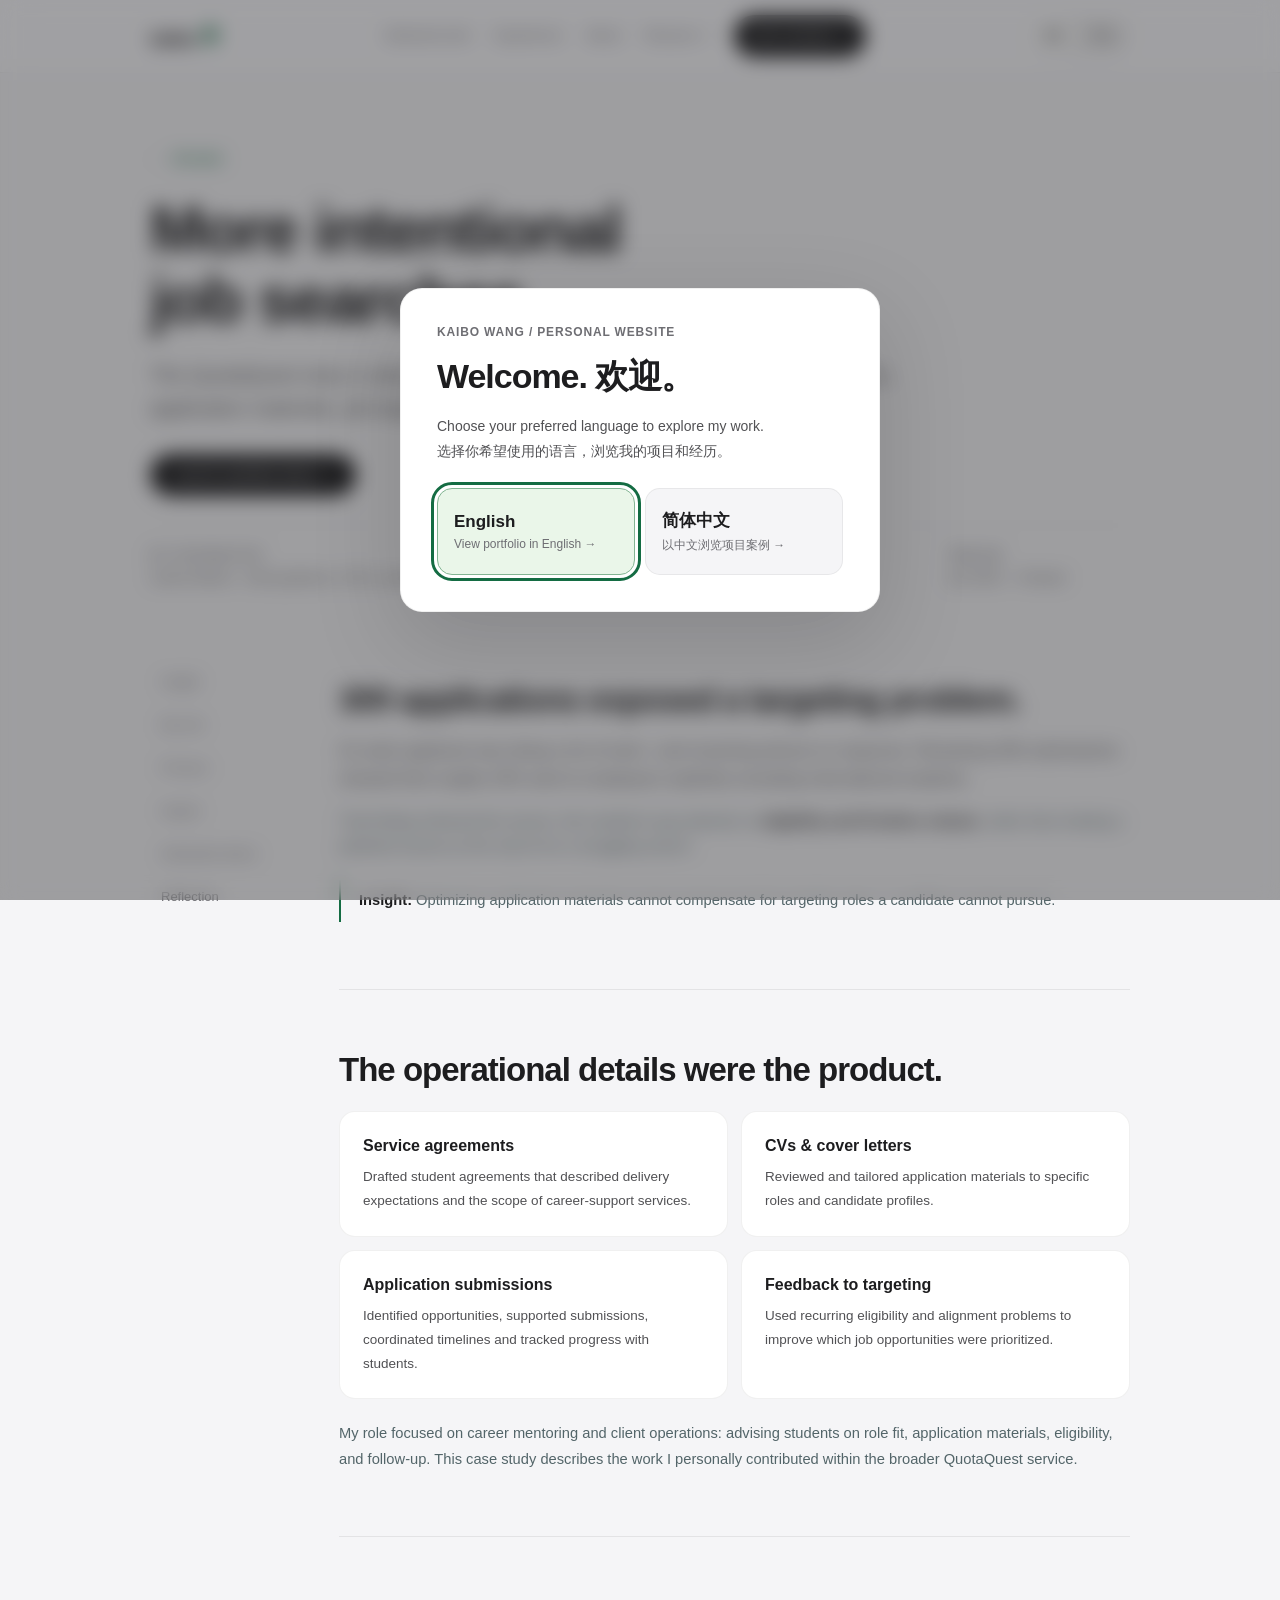
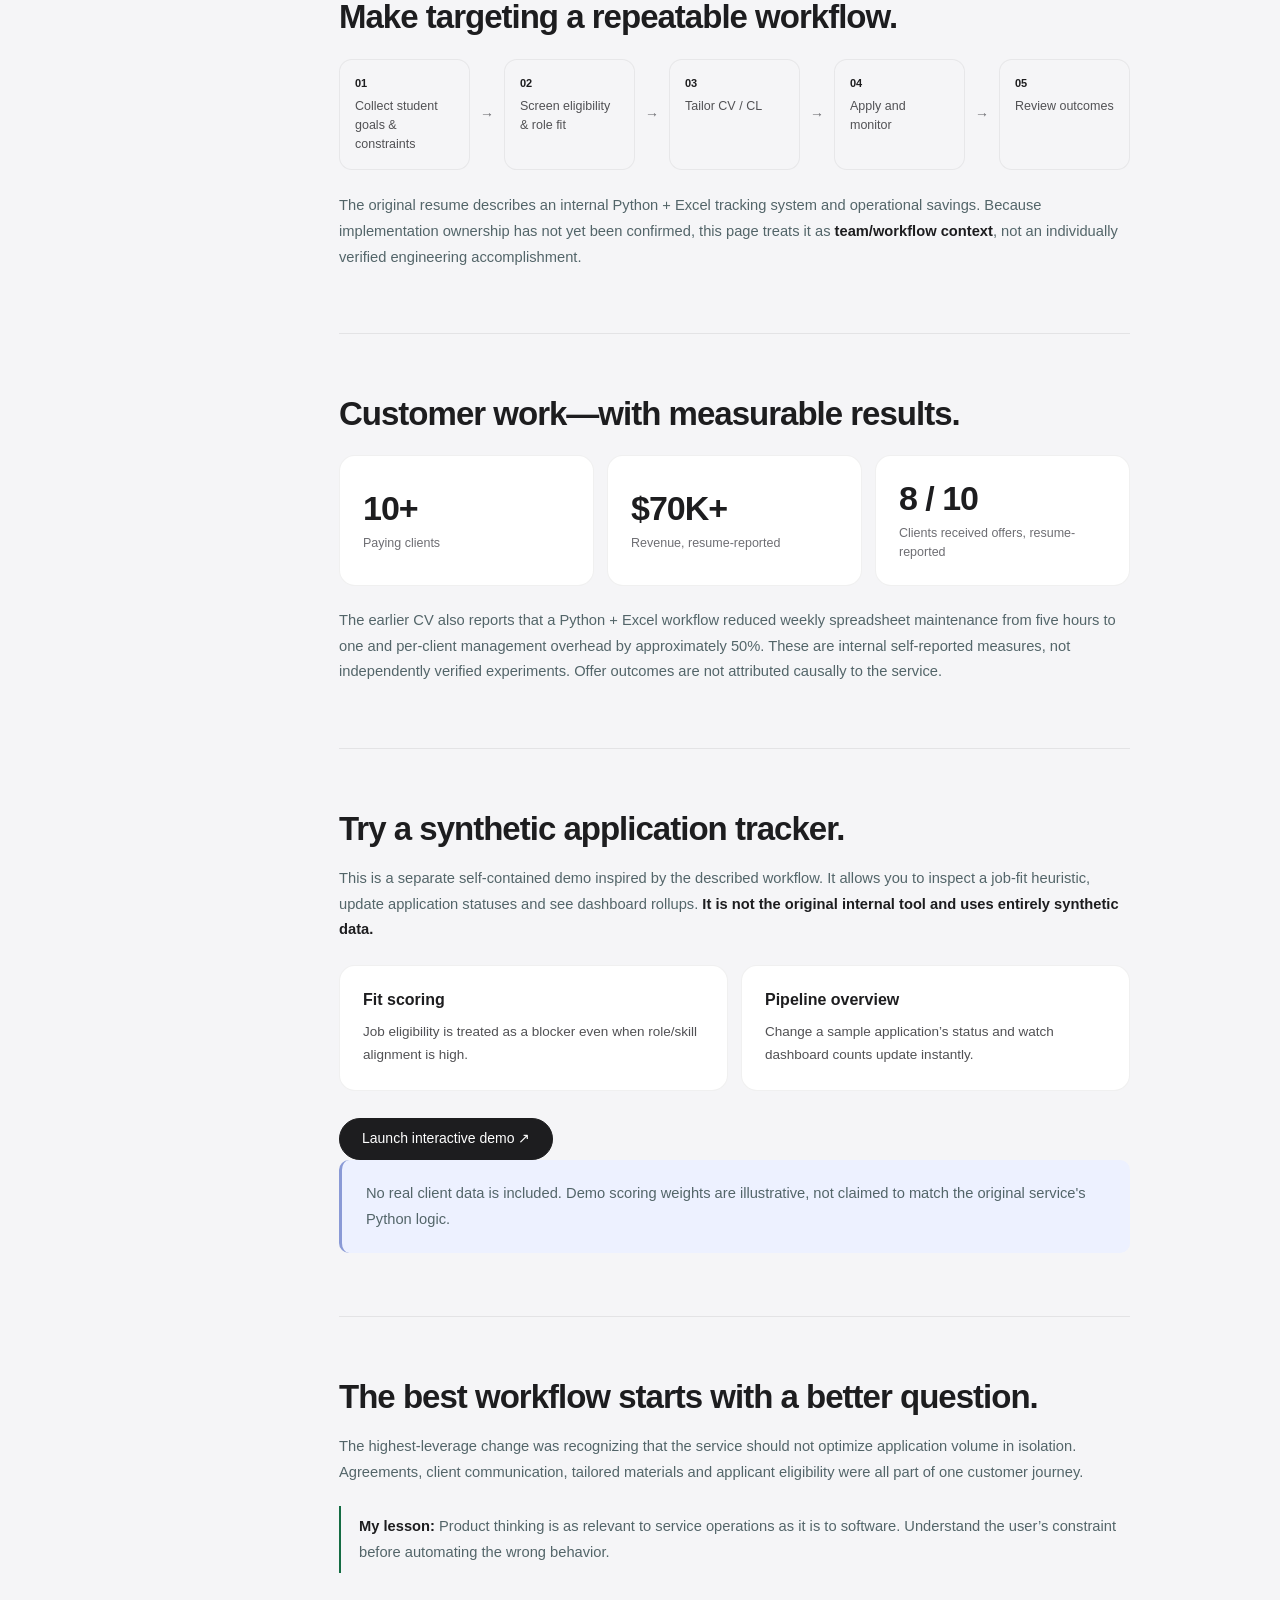
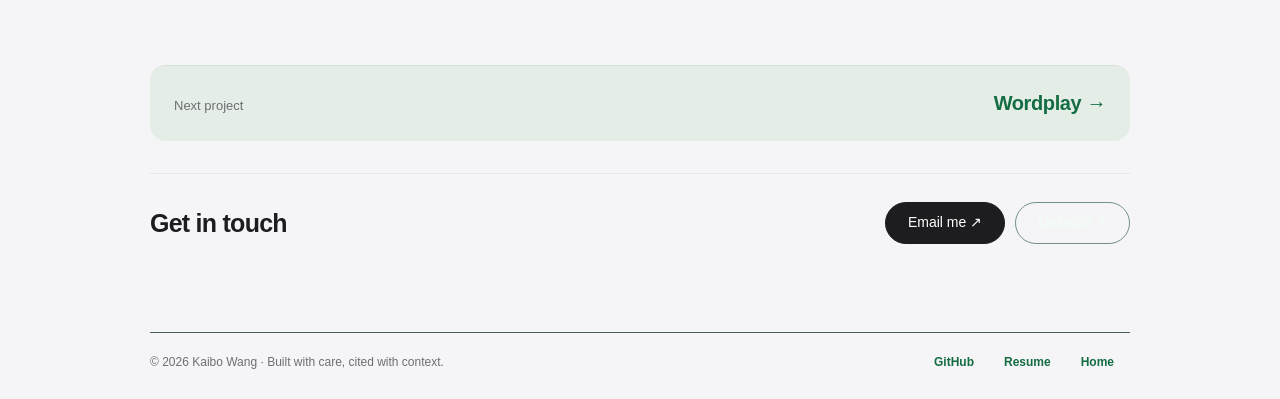
<file: quotaquest.html>
<!DOCTYPE html>
<html lang="en"><head><meta charset="utf-8"/><meta content="width=device-width,initial-scale=1" name="viewport"/><meta content="#f6f7f4" name="theme-color"/><meta content="QuotaQuest career-service case study: agreements, CV/CL, job applications, eligibility audit, client operations, and a synthetic interactive application tracker." name="description"/><meta content="website" property="og:type"/><meta content="QuotaQuest — Product Strategy &amp; Operations | Kaibo Wang" property="og:title"/><meta content="QuotaQuest career-service case study: agreements, CV/CL, job applications, eligibility audit, client operations, and a synthetic interactive application tracker." property="og:description"/><title>QuotaQuest — Product Strategy &amp; Operations | Kaibo Wang</title><link href="assets/favicon.svg" rel="icon" type="image/svg+xml"/><link href="assets/style.css" rel="stylesheet"/><script defer="" src="assets/i18n.js"></script><script defer="" src="assets/site.js"></script><link href="assets/design-system.css" rel="stylesheet"/>
</head><body><nav class="nav"><div class="container nav-inner"><a aria-label="Kaibo Wang home" class="logo" href="index.html">kaibo<span style="font-size:14px">.</span><i>✳</i></a><button aria-controls="nav-links" aria-expanded="false" class="menu-button" data-menu="">Menu ☰</button><div class="nav-links" id="nav-links"><a href="index.html#work">Selected work</a><a href="index.html#experience">Experience</a><a href="index.html#about">About</a><a href="assets/Kaibo_Wang_Resume.pdf" target="_blank">Resume ↗</a><a class="nav-cta" href="index.html#contact">Let's connect ↗</a></div></div></nav><header class="case-top"><div class="container"><div class="case-index">← <a href="index.html#work">All work</a></div><h1>More intentional<br/><i>job searches.</i></h1><p class="case-lede">The QuotaQuest story is about the operational work I contributed: student guidance, application materials, job targeting, and client follow-up.</p><div class="actions"><a class="btn" href="quotaquest-demo.html" rel="noopener noreferrer" target="_blank">Launch synthetic demo ↗</a></div><div class="case-meta"><div><b>My contribution</b>Career Mentor · client guidance, CV/CL, job targeting, application operations</div><div><b>Context</b>Bootstrapped career-services venture</div><div><b>Timeline</b>Jan 2025 — Present</div></div></div></header><main><div class="container case-layout"><aside aria-label="Sections" class="toc"><a href="#signal">Insight</a><a href="#role">My role</a><a href="#approach">Process</a><a href="#impact">Impact</a><a href="#demo">Interactive demo</a><a href="#reflection">Reflection</a></aside><div><section class="story-section" id="signal"><h2>300 applications exposed a targeting problem.</h2><p class="leadline">An early applicant was doing a lot of work—and receiving almost no response. Reviewing 300 submissions showed that roughly 20% went to employers explicitly excluding international students.</p><p>That finding reframed the service. We needed to pay attention to <strong>eligibility and fit before volume</strong>, rather than treating a polished resume as the only fix for a struggling search.</p><div class="takeaway"><p><strong>Insight:</strong> Optimizing application materials cannot compensate for targeting roles a candidate cannot pursue.</p></div></section><section class="story-section" id="role"><h2>The operational details were the product.</h2><div class="case-cards"><div class="case-card"><strong>Service agreements</strong><p>Drafted student agreements that described delivery expectations and the scope of career-support services.</p></div><div class="case-card"><strong>CVs &amp; cover letters</strong><p>Reviewed and tailored application materials to specific roles and candidate profiles.</p></div><div class="case-card"><strong>Application submissions</strong><p>Identified opportunities, supported submissions, coordinated timelines and tracked progress with students.</p></div><div class="case-card"><strong>Feedback to targeting</strong><p>Used recurring eligibility and alignment problems to improve which job opportunities were prioritized.</p></div></div><p>My role focused on career mentoring and client operations: advising students on role fit, application materials, eligibility, and follow-up. This case study describes the work I personally contributed within the broader QuotaQuest service.</p></section><section class="story-section" id="approach"><h2>Make targeting a repeatable workflow.</h2><div class="steps-flow"><span><b>01</b>Collect student goals &amp; constraints</span><span class="arrow">→</span><span><b>02</b>Screen eligibility &amp; role fit</span><span class="arrow">→</span><span><b>03</b>Tailor CV / CL</span><span class="arrow">→</span><span><b>04</b>Apply and monitor</span><span class="arrow">→</span><span><b>05</b>Review outcomes</span></div><p>The original resume describes an internal Python + Excel tracking system and operational savings. Because implementation ownership has not yet been confirmed, this page treats it as <strong>team/workflow context</strong>, not an individually verified engineering accomplishment.</p></section><section class="story-section" id="impact"><h2>Customer work—with measurable results.</h2><div class="metric-grid"><div class="metric-box"><strong>10+</strong><span>Paying clients</span></div><div class="metric-box"><strong>$70K+</strong><span>Revenue, resume-reported</span></div><div class="metric-box"><strong>8 / 10</strong><span>Clients received offers, resume-reported</span></div></div><p>The earlier CV also reports that a Python + Excel workflow reduced weekly spreadsheet maintenance from five hours to one and per-client management overhead by approximately 50%. These are internal self-reported measures, not independently verified experiments. Offer outcomes are not attributed causally to the service.</p></section><section class="story-section" id="demo"><h2>Try a synthetic application tracker.</h2><p>This is a separate self-contained demo inspired by the described workflow. It allows you to inspect a job-fit heuristic, update application statuses and see dashboard rollups. <strong>It is not the original internal tool and uses entirely synthetic data.</strong></p><div class="case-cards"><div class="case-card"><strong>Fit scoring</strong><p>Job eligibility is treated as a blocker even when role/skill alignment is high.</p></div><div class="case-card"><strong>Pipeline overview</strong><p>Change a sample application’s status and watch dashboard counts update instantly.</p></div></div><div class="actions"><a class="btn" href="quotaquest-demo.html" target="_blank">Launch interactive demo ↗</a></div><p class="disclosure">No real client data is included. Demo scoring weights are illustrative, not claimed to match the original service's Python logic.</p></section><section class="story-section" id="reflection"><h2>The best workflow starts with a better question.</h2><p>The highest-leverage change was recognizing that the service should not optimize application volume in isolation. Agreements, client communication, tailored materials and applicant eligibility were all part of one customer journey.</p><div class="takeaway"><p><strong>My lesson:</strong> Product thinking is as relevant to service operations as it is to software. Understand the user’s constraint before automating the wrong behavior.</p></div></section></div></div></main><section class="case-next"><div class="container next-grid"><a class="next-case-link" href="wordplay.html"><span class="next-case-label">Next project</span><strong class="next-case-name">Wordplay  →</strong></a></div></section><footer class="footer" id="contact"><div class="container"><div class="footer-main"><div><h2>Get in touch</h2></div><div><div class="actions"><a class="btn" href="mailto:kaibowang0201@gmail.com">Email me ↗</a><a class="btn ghost" href="https://www.linkedin.com/in/kaibo-wang-uw" rel="noopener noreferrer" style="color:#f0fff4;border-color:#72918b" target="_blank">LinkedIn ↗</a></div></div></div><div class="footer-bottom"><span>© 2026 Kaibo Wang · Built with care, cited with context.</span><span><a href="https://github.com/KatKho" rel="noopener noreferrer" target="_blank">GitHub</a><a href="assets/Kaibo_Wang_Resume.pdf" target="_blank">Resume</a><a href="index.html">Home</a></span></div></div></footer></body></html>
</file>
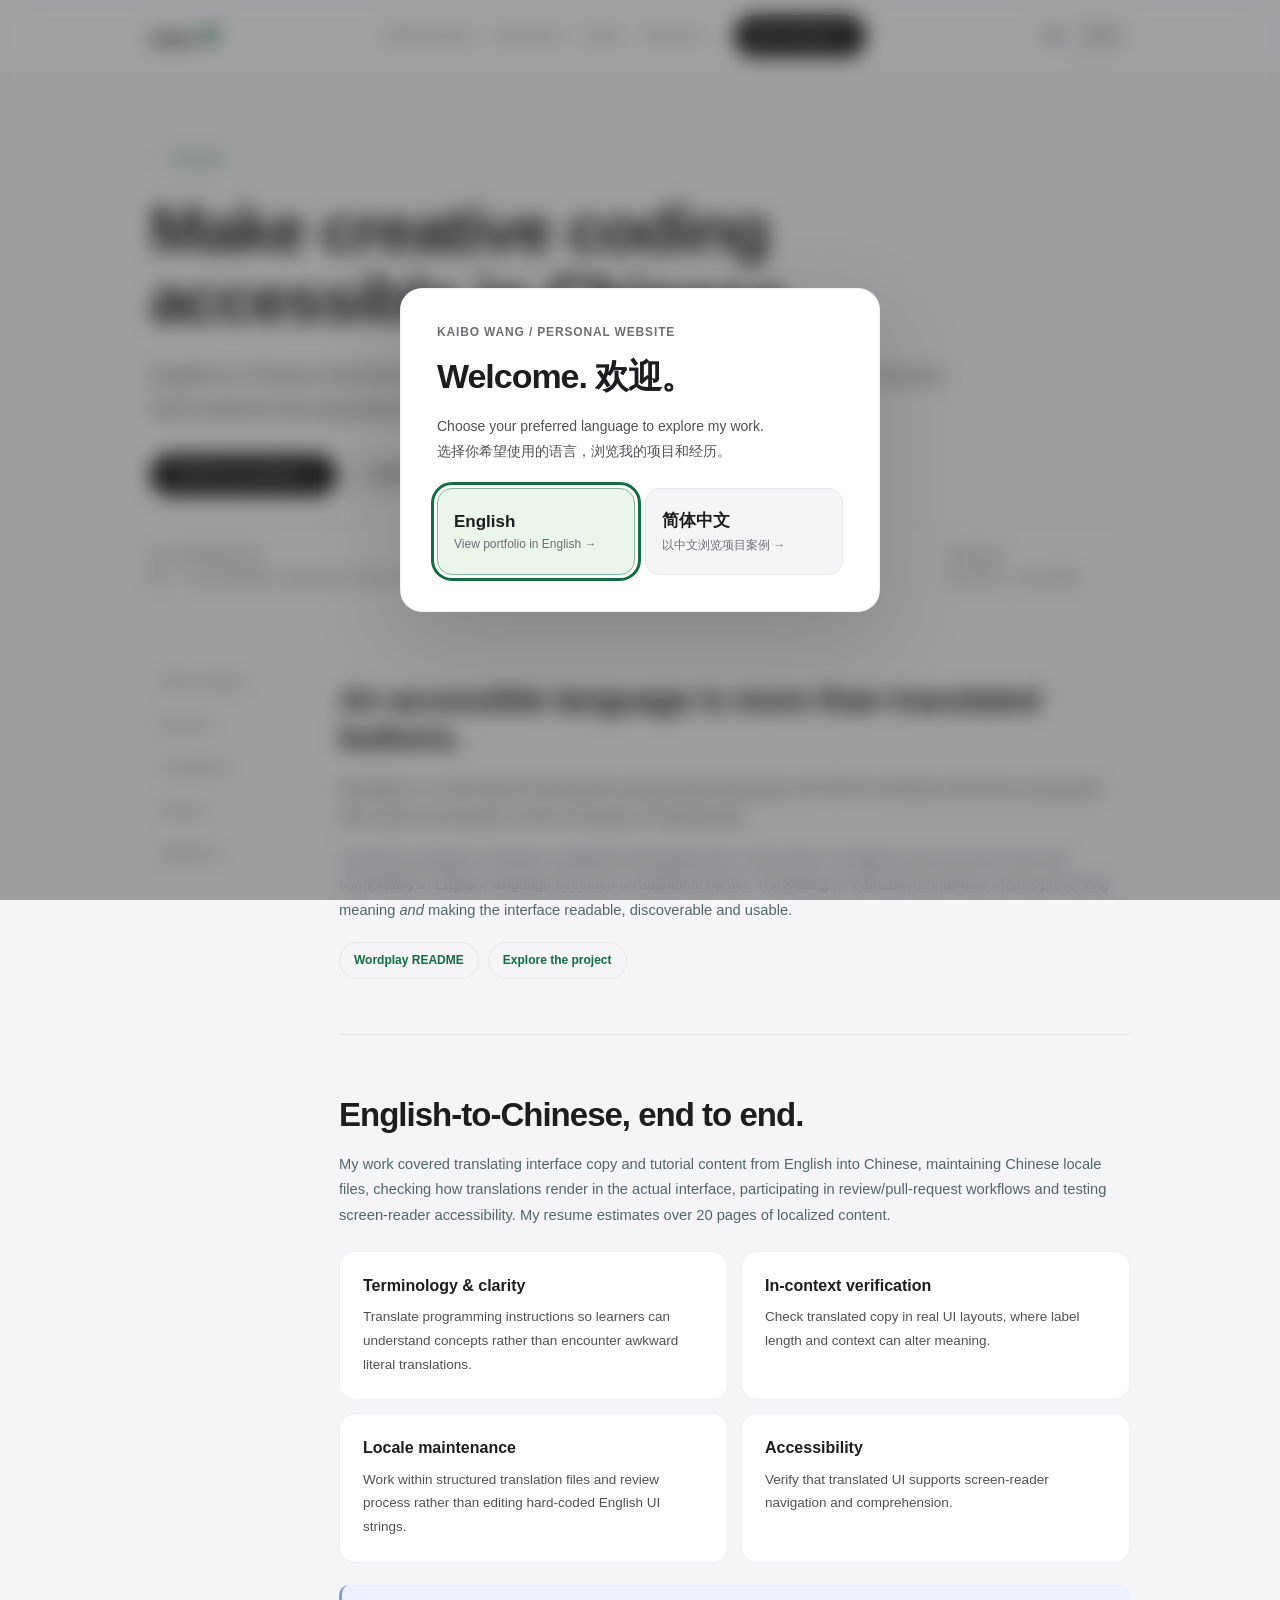
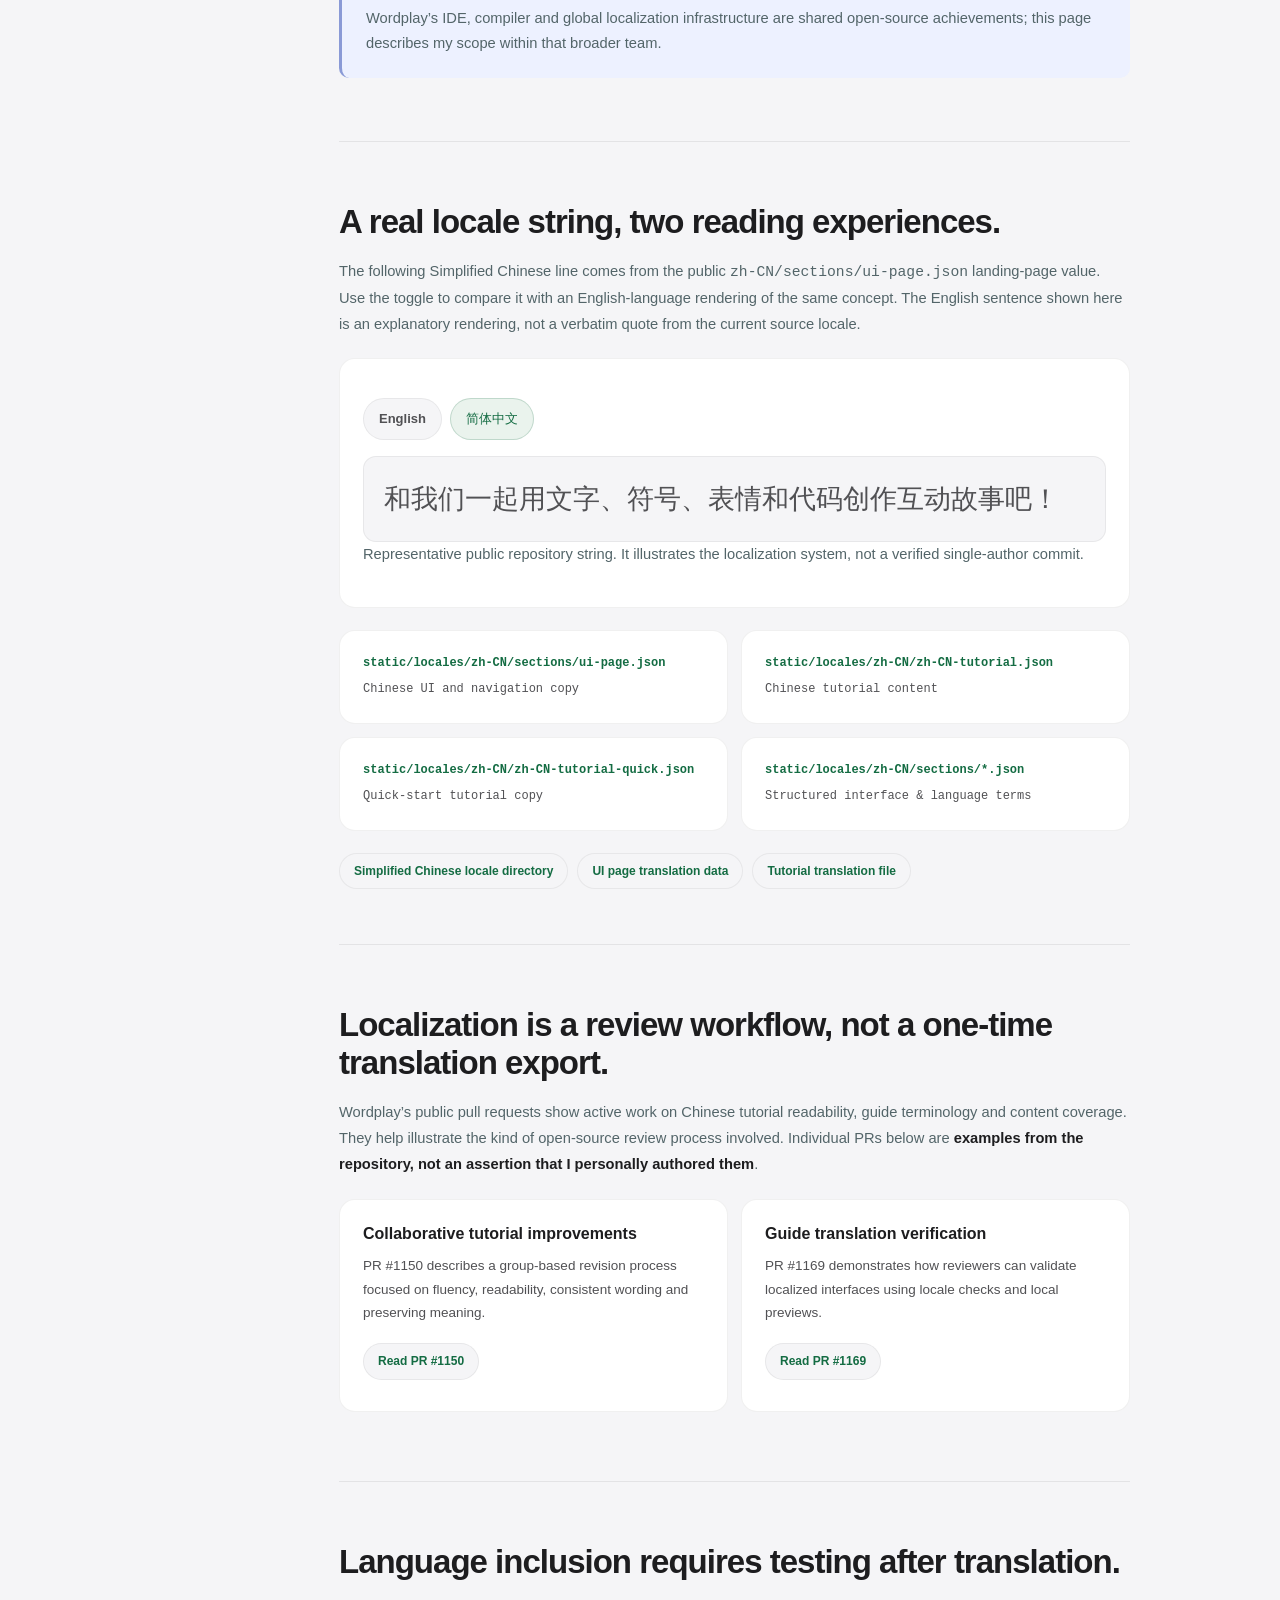
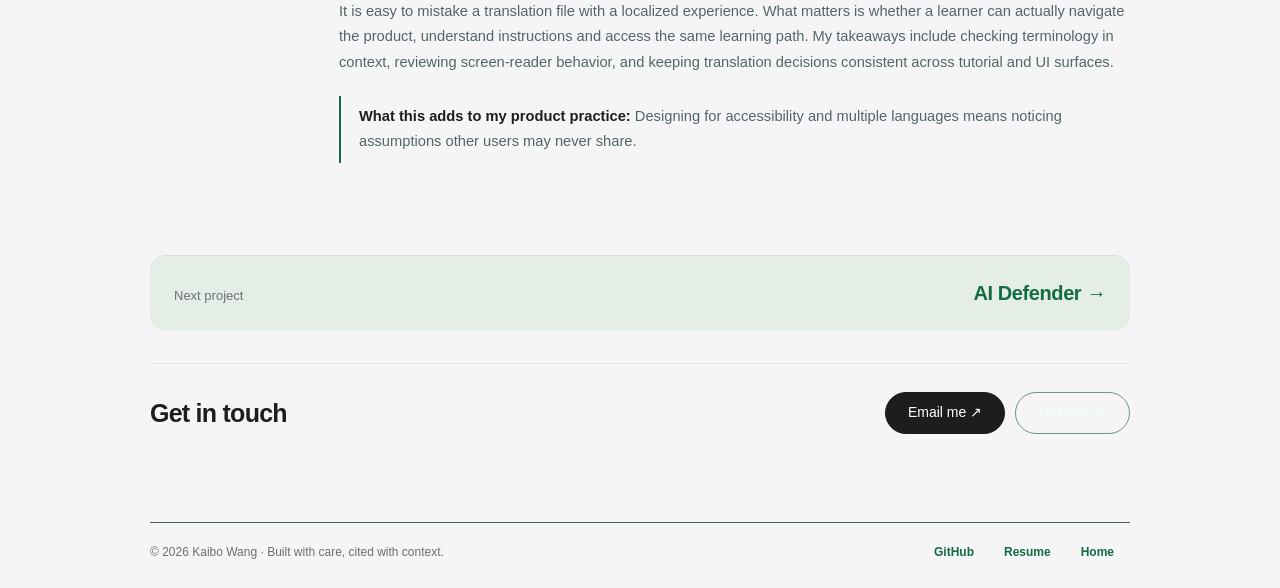
<file: wordplay.html>
<!DOCTYPE html>
<html lang="en"><head><meta charset="utf-8"/><meta content="width=device-width,initial-scale=1" name="viewport"/><meta content="#f6f7f4" name="theme-color"/><meta content="Wordplay English-to-Chinese localization, Mandarin tutorials, JSON locale files, peer review and screen-reader accessibility." name="description"/><meta content="website" property="og:type"/><meta content="Wordplay — Chinese Localization &amp; Accessibility | Kaibo Wang" property="og:title"/><meta content="Wordplay English-to-Chinese localization, Mandarin tutorials, JSON locale files, peer review and screen-reader accessibility." property="og:description"/><title>Wordplay — Chinese Localization &amp; Accessibility | Kaibo Wang</title><link href="assets/favicon.svg" rel="icon" type="image/svg+xml"/><link href="assets/style.css" rel="stylesheet"/><script defer="" src="assets/i18n.js"></script><script defer="" src="assets/site.js"></script><link href="assets/design-system.css" rel="stylesheet"/>
</head><body><nav class="nav"><div class="container nav-inner"><a aria-label="Kaibo Wang home" class="logo" href="index.html">kaibo<span style="font-size:14px">.</span><i>✳</i></a><button aria-controls="nav-links" aria-expanded="false" class="menu-button" data-menu="">Menu ☰</button><div class="nav-links" id="nav-links"><a href="index.html#work">Selected work</a><a href="index.html#experience">Experience</a><a href="index.html#about">About</a><a href="assets/Kaibo_Wang_Resume.pdf" target="_blank">Resume ↗</a><a class="nav-cta" href="index.html#contact">Let's connect ↗</a></div></div></nav><header class="case-top"><div class="container"><div class="case-index">← <a href="index.html#work">All work</a></div><h1>Make creative coding<br/><i>accessible in Chinese.</i></h1><p class="case-lede">English-to-Chinese interface and tutorial localization for an accessible, language-inclusive web programming language and IDE.</p><div class="actions"><a class="btn" href="https://wordplay.dev/" rel="noopener noreferrer" target="_blank">Visit the live product ↗</a><a class="btn light" href="https://github.com/wordplaydev/wordplay" rel="noopener noreferrer" target="_blank">View GitHub repository ↗</a></div><div class="case-meta"><div><b>My contribution</b>EN → ZH localization, locale files, review, UI &amp; screen-reader checks</div><div><b>Context</b>UW iSchool · open-source team</div><div><b>Timeline</b>Sep 2023 — Dec 2025</div></div></div></header><main><div class="container case-layout"><aside aria-label="Sections" class="toc"><a href="#why">Why it matters</a><a href="#role">My work</a><a href="#locales">Locale files</a><a href="#process">Review</a><a href="#reflection">Reflection</a></aside><div><section class="story-section" id="why"><h2>An accessible language is more than translated buttons.</h2><p class="leadline">Wordplay is a web-based educational programming language and IDE for building interactive typography with youth and teachers at the University of Washington.</p><p>Learning to program is already a cognitively demanding task. If instructions, navigation and core terms only work comfortably in English, language becomes an additional barrier. Translating an educational interface means preserving meaning <em>and</em> making the interface readable, discoverable and usable.</p><div class="source-row"><a class="source" href="https://github.com/wordplaydev/wordplay/blob/main/README.md" rel="noopener noreferrer" target="_blank">Wordplay README</a><a class="source" href="https://wordplay.dev/" rel="noopener noreferrer" target="_blank">Explore the project</a></div></section><section class="story-section" id="role"><h2>English-to-Chinese, end to end.</h2><p>My work covered translating interface copy and tutorial content from English into Chinese, maintaining Chinese locale files, checking how translations render in the actual interface, participating in review/pull-request workflows and testing screen-reader accessibility. My resume estimates over 20 pages of localized content.</p><div class="case-cards"><div class="case-card"><strong>Terminology &amp; clarity</strong><p>Translate programming instructions so learners can understand concepts rather than encounter awkward literal translations.</p></div><div class="case-card"><strong>In-context verification</strong><p>Check translated copy in real UI layouts, where label length and context can alter meaning.</p></div><div class="case-card"><strong>Locale maintenance</strong><p>Work within structured translation files and review process rather than editing hard-coded English UI strings.</p></div><div class="case-card"><strong>Accessibility</strong><p>Verify that translated UI supports screen-reader navigation and comprehension.</p></div></div><p class="disclosure">Wordplay’s IDE, compiler and global localization infrastructure are shared open-source achievements; this page describes my scope within that broader team.</p></section><section class="story-section" id="locales"><h2>A real locale string, two reading experiences.</h2><p>The following Simplified Chinese line comes from the public <code>zh-CN/sections/ui-page.json</code> landing-page value. Use the toggle to compare it with an English-language rendering of the same concept. The English sentence shown here is an explanatory rendering, not a verbatim quote from the current source locale.</p><div class="demo-box"><div aria-label="Switch localization example" class="lang-control" role="group"><button aria-pressed="false" data-lang="en">English</button><button aria-pressed="true" data-lang="zh">简体中文</button></div><div aria-live="polite" class="locale-line" id="locale-example" lang="zh-CN">和我们一起用文字、符号、表情和代码创作互动故事吧！</div><p class="demo-caption">Representative public repository string. It illustrates the localization system, not a verified single-author commit.</p></div><div class="repo-map"><div class="repo-file"><code>static/locales/zh-CN/sections/ui-page.json</code><span>Chinese UI and navigation copy</span></div><div class="repo-file"><code>static/locales/zh-CN/zh-CN-tutorial.json</code><span>Chinese tutorial content</span></div><div class="repo-file"><code>static/locales/zh-CN/zh-CN-tutorial-quick.json</code><span>Quick-start tutorial copy</span></div><div class="repo-file"><code>static/locales/zh-CN/sections/*.json</code><span>Structured interface &amp; language terms</span></div></div><div class="source-row"><a class="source" href="https://github.com/wordplaydev/wordplay/tree/main/static/locales/zh-CN" rel="noopener noreferrer" target="_blank">Simplified Chinese locale directory</a><a class="source" href="https://github.com/wordplaydev/wordplay/blob/main/static/locales/zh-CN/sections/ui-page.json" rel="noopener noreferrer" target="_blank">UI page translation data</a><a class="source" href="https://github.com/wordplaydev/wordplay/blob/main/static/locales/zh-CN/zh-CN-tutorial.json" rel="noopener noreferrer" target="_blank">Tutorial translation file</a></div></section><section class="story-section" id="process"><h2>Localization is a review workflow, not a one-time translation export.</h2><p>Wordplay’s public pull requests show active work on Chinese tutorial readability, guide terminology and content coverage. They help illustrate the kind of open-source review process involved. Individual PRs below are <strong>examples from the repository, not an assertion that I personally authored them</strong>.</p><div class="case-cards"><div class="case-card"><strong>Collaborative tutorial improvements</strong><p>PR #1150 describes a group-based revision process focused on fluency, readability, consistent wording and preserving meaning.</p><div class="source-row"><a class="source" href="https://github.com/wordplaydev/wordplay/pull/1150" rel="noopener noreferrer" target="_blank">Read PR #1150</a></div></div><div class="case-card"><strong>Guide translation verification</strong><p>PR #1169 demonstrates how reviewers can validate localized interfaces using locale checks and local previews.</p><div class="source-row"><a class="source" href="https://github.com/wordplaydev/wordplay/pull/1169" rel="noopener noreferrer" target="_blank">Read PR #1169</a></div></div></div></section><section class="story-section" id="reflection"><h2>Language inclusion requires testing after translation.</h2><p>It is easy to mistake a translation file with a localized experience. What matters is whether a learner can actually navigate the product, understand instructions and access the same learning path. My takeaways include checking terminology in context, reviewing screen-reader behavior, and keeping translation decisions consistent across tutorial and UI surfaces.</p><div class="takeaway purple"><p><strong>What this adds to my product practice:</strong> Designing for accessibility and multiple languages means noticing assumptions other users may never share.</p></div></section></div></div></main><section class="case-next"><div class="container next-grid"><a class="next-case-link" href="ai-defender.html"><span class="next-case-label">Next project</span><strong class="next-case-name">AI Defender  →</strong></a></div></section><footer class="footer" id="contact"><div class="container"><div class="footer-main"><div><h2>Get in touch</h2></div><div><div class="actions"><a class="btn" href="mailto:kaibowang0201@gmail.com">Email me ↗</a><a class="btn ghost" href="https://www.linkedin.com/in/kaibo-wang-uw" rel="noopener noreferrer" style="color:#f0fff4;border-color:#72918b" target="_blank">LinkedIn ↗</a></div></div></div><div class="footer-bottom"><span>© 2026 Kaibo Wang · Built with care, cited with context.</span><span><a href="https://github.com/KatKho" rel="noopener noreferrer" target="_blank">GitHub</a><a href="assets/Kaibo_Wang_Resume.pdf" target="_blank">Resume</a><a href="index.html">Home</a></span></div></div></footer></body></html>
</file>
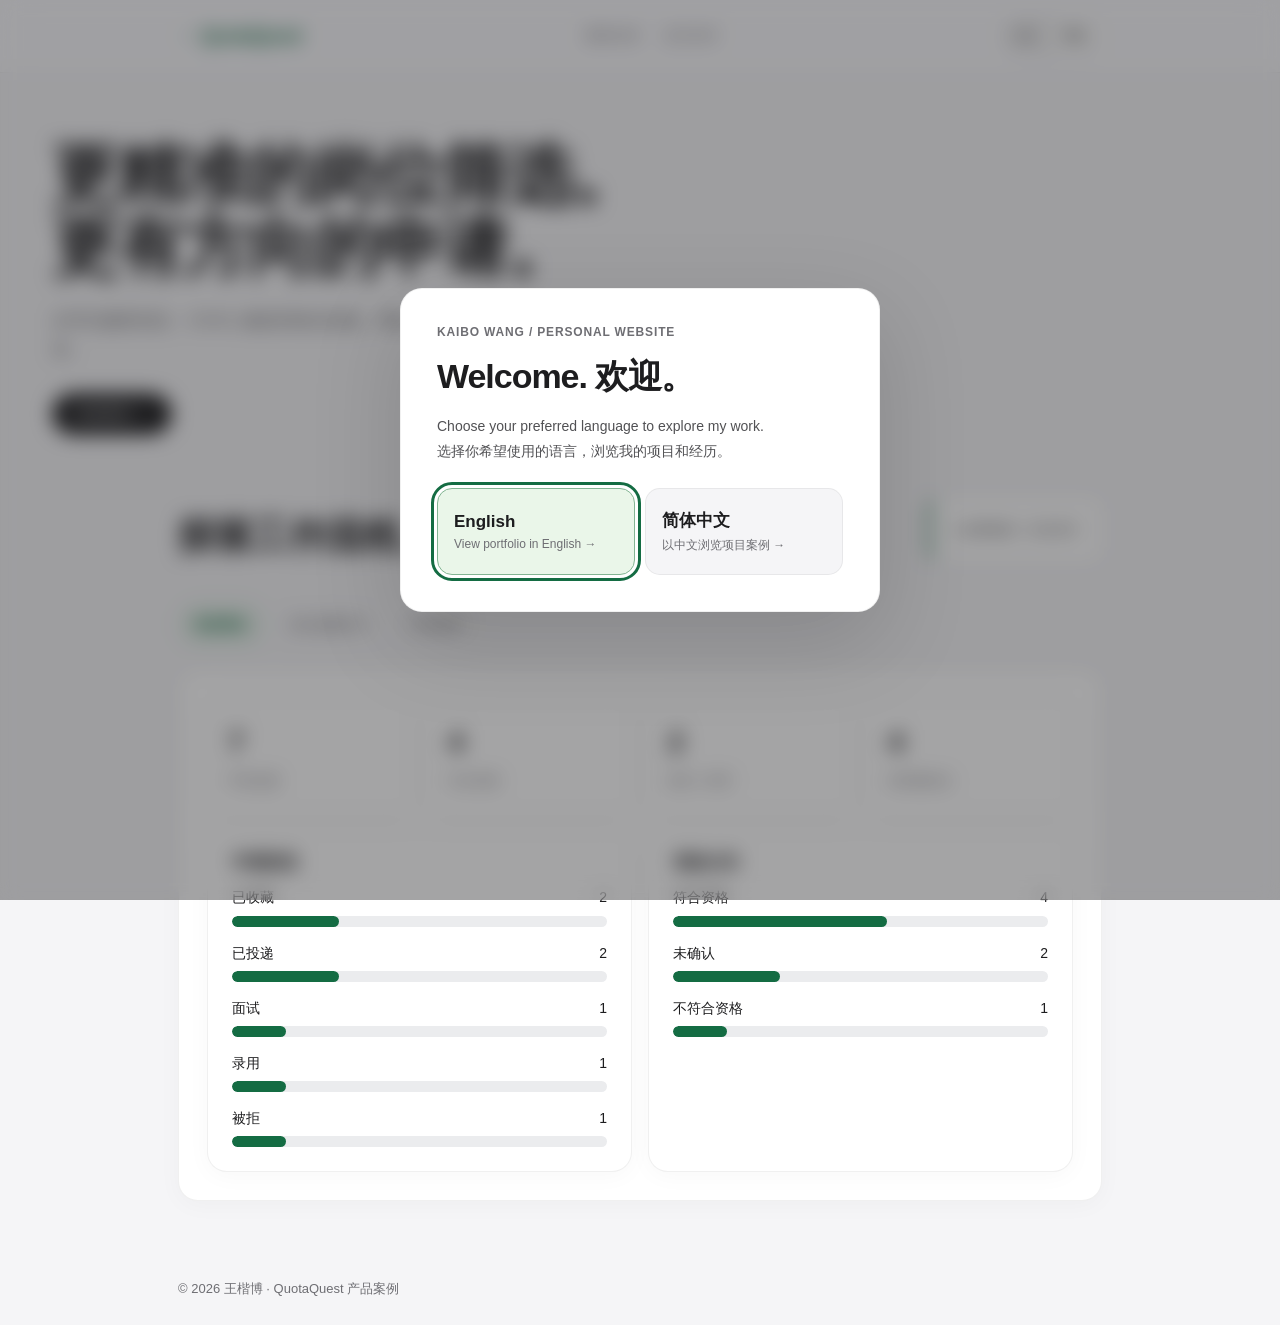
<file: zh/quotaquest-demo.html>
<!DOCTYPE html>

<html lang="zh-CN"><head><meta charset="utf-8"/><meta content="width=device-width,initial-scale=1" name="viewport"/><meta content="#0b1723" name="theme-color"/><title>QuotaQuest · 中文交互式产品案例 | 王楷博</title><meta content="QuotaQuest: a product case study in job targeting, application workflow automation, and measurable business outcomes." name="description"/><style>
:root{--bg:#091722;--panel:#102332;--panel2:#152d3e;--ink:#eaf5f7;--muted:#9db5c2;--line:#2a4351;--mint:#8ce5c5;--blue:#8cb9f7;--gold:#f4d19b}*{box-sizing:border-box}html{scroll-behavior:smooth}body{margin:0;background:var(--bg);color:var(--ink);font:16px/1.65 Inter,ui-sans-serif,system-ui,-apple-system,BlinkMacSystemFont,'Segoe UI',sans-serif}a{color:inherit;text-decoration:none}button,input,select{font:inherit}button{cursor:pointer}.wrap{max-width:1120px;margin:auto;padding:0 28px}nav{position:sticky;top:0;z-index:10;background:#091722eb;backdrop-filter:blur(14px);border-bottom:1px solid var(--line)}nav .wrap{min-height:68px;display:flex;align-items:center;justify-content:space-between;gap:15px}.logo{font-size:19px;font-weight:800;letter-spacing:-.7px}.logo span{color:var(--mint)}.navlinks{display:flex;gap:22px;color:var(--muted);font-size:14px}.navlinks a:hover{color:var(--ink)}.eyebrow{color:var(--mint);font-size:12px;font-weight:800;letter-spacing:2px;text-transform:uppercase}.hero{padding:95px 0 85px;position:relative;overflow:hidden}.hero:before{content:"";position:absolute;right:-200px;top:-300px;width:700px;height:700px;background:radial-gradient(circle,#164d4c 0%,transparent 66%);opacity:.55;pointer-events:none}h1,h2,h3,p{margin-top:0}h1{font-size:clamp(46px,7.4vw,91px);line-height:1.04;letter-spacing:-5px;margin:15px 0 25px;max-width:920px}h1 em{font-style:normal;color:var(--mint)}h2{font-size:clamp(29px,4vw,45px);letter-spacing:-1.8px;line-height:1.18;margin:13px 0 24px}h3{font-size:21px;line-height:1.3}.lede{font-size:20px;max-width:720px;color:#bfd0da}.actions{display:flex;gap:12px;flex-wrap:wrap;margin-top:30px}.btn{border:1px solid var(--line);padding:12px 20px;border-radius:9px;background:var(--panel2);color:var(--ink);font-weight:700;display:inline-flex;align-items:center;gap:8px}.btn.primary{background:var(--mint);border-color:var(--mint);color:#08252b}.btn:hover{filter:brightness(1.13)}.meta{display:flex;gap:12px;flex-wrap:wrap;margin-top:33px}.pill{border:1px solid var(--line);border-radius:100px;padding:5px 12px;font-size:12px;color:var(--muted)}section{padding:83px 0;border-top:1px solid var(--line)}.sectionhead{max-width:720px}.sectionhead p{color:var(--muted);font-size:17px}.metrics{display:grid;grid-template-columns:repeat(4,1fr);gap:13px;margin-top:35px}.metric,.card{background:var(--panel);border:1px solid var(--line);border-radius:15px;padding:26px}.metric strong{font-size:35px;color:var(--mint);display:block;line-height:1.2;letter-spacing:-1.5px}.metric small{display:block;color:var(--muted);margin-top:10px}.grid2{display:grid;grid-template-columns:1fr 1fr;gap:18px}.card p,.step p{color:var(--muted)}.callout{border-left:3px solid var(--mint);padding:18px 24px;background:#112b32;border-radius:0 12px 12px 0;margin-top:25px}.callout strong{color:var(--mint)}.timeline{display:grid;grid-template-columns:repeat(3,1fr);gap:15px}.step{padding:24px;border:1px solid var(--line);border-radius:14px;background:var(--panel)}.step .num{color:var(--mint);font-size:13px;font-weight:800}.step h3{margin:12px 0}.demo{background:#0c1e2a}.demo-header{display:flex;justify-content:space-between;align-items:end;gap:18px;flex-wrap:wrap}.notice{font-size:13px;color:var(--gold);border:1px solid #7e6548;border-radius:9px;padding:9px 13px;background:#2b281f}.tabs{display:flex;gap:7px;flex-wrap:wrap;margin:28px 0 17px}.tab{background:transparent;border:1px solid var(--line);border-radius:8px;padding:9px 16px;color:var(--muted)}.tab[aria-selected=true]{background:var(--mint);color:#06242b;border-color:var(--mint);font-weight:750}.view{display:none}.view.active{display:block}.demo-stats{display:grid;grid-template-columns:repeat(4,1fr);gap:12px}.stat{padding:18px;background:var(--panel);border:1px solid var(--line);border-radius:12px}.stat b{font-size:27px;display:block;color:var(--ink)}.stat small{color:var(--muted)}.dashboard-grid{display:grid;grid-template-columns:1fr 1fr;gap:16px;margin-top:16px}.bars{display:grid;gap:15px}.barlabel{display:flex;justify-content:space-between;font-size:14px;margin-bottom:6px}.bar{background:#254050;height:11px;border-radius:100px;overflow:hidden}.bar span{display:block;height:100%;background:var(--mint);border-radius:100px}.field{display:flex;flex-direction:column;gap:7px;color:var(--muted);font-size:13px}.field input,.field select{background:#0b1b27;color:var(--ink);border:1px solid #38515e;border-radius:8px;padding:11px;min-width:0;width:100%}.formgrid{display:grid;grid-template-columns:repeat(2,1fr);gap:14px}.result{background:#102c32;border:1px solid #315f5d;border-radius:12px;padding:20px;margin-top:17px}.score{font-size:44px;line-height:1.2;color:var(--mint);font-weight:850}.tablewrap{overflow-x:auto;border:1px solid var(--line);border-radius:12px}table{border-collapse:collapse;width:100%;min-width:670px;font-size:14px}th,td{text-align:left;padding:13px 15px;border-bottom:1px solid var(--line)}th{color:var(--muted);font-size:12px;letter-spacing:.5px;background:var(--panel)}tr:last-child td{border-bottom:0}td select{background:#102b39;color:var(--ink);border:1px solid var(--line);border-radius:6px;padding:6px;max-width:150px}.controls{display:flex;gap:10px;flex-wrap:wrap;align-items:end;margin-bottom:16px}.controls .field{flex:1;min-width:180px}.small{font-size:13px;color:var(--muted)}.footer{padding:38px 0;color:var(--muted);font-size:13px}.footer .wrap{display:flex;justify-content:space-between;gap:20px;flex-wrap:wrap}.hide{display:none!important}@media(max-width:760px){h1{letter-spacing:-2.5px}.hero{padding:66px 0}.metrics,.demo-stats{grid-template-columns:repeat(2,1fr)}.grid2,.dashboard-grid,.timeline{grid-template-columns:1fr}.navlinks{gap:11px;font-size:12px}.formgrid{grid-template-columns:1fr}section{padding:58px 0}.metric{padding:19px}.metric strong{font-size:28px}}
</style><script defer="True" src="../assets/i18n.js"></script><link href="../assets/lang.css" rel="stylesheet"/><link href="../assets/design-system.css" rel="stylesheet"/>
</head><body>
<nav><div class="wrap"><a class="logo" href="quotaquest.html"><span>← QuotaQuest</span></a><div class="navlinks"><a href="quotaquest.html">案例分析</a><a href="#demo">交互演示</a></div></div></nav>
<main id="top"><header class="hero"><div class="wrap"><h1>更精准的岗位筛选。<br/><em>更有方向的申请。</em></h1><p class="lede">从学生服务协议、CV/CL 修改到岗位投递，我在一线客户服务中发现优化岗位匹配和交付的机会。</p><div class="actions"><a class="btn primary" href="quotaquest.html">阅读案例 ↗</a></div></div></header>
<section class="demo" id="demo"><div class="wrap"><div class="demo-header"><div><div class="eyebrow">04 / 交互式产品概念</div><h2>探索工作流程。</h2></div><div class="notice">● 虚构数据 · 仅供演示</div></div><div aria-label="Demo views" class="tabs" role="tablist"><button aria-selected="true" class="tab" data-view="dashboard" role="tab">数据看板</button><button aria-selected="false" class="tab" data-view="fit" role="tab">岗位适配评分</button><button aria-selected="false" class="tab" data-view="tracker" role="tab">申请追踪</button></div>
<div class="view active" id="dashboard" role="tabpanel"><div class="demo-stats" id="stats"></div><div class="dashboard-grid"><div class="card"><h3>申请阶段</h3><div class="bars" id="status-bars"></div></div><div class="card"><h3>资格分布</h3><div class="bars" id="eligibility-bars"></div></div></div></div>
<div class="view" id="fit" role="tabpanel"><div class="grid2"><div class="card"><h3>评估一个岗位机会</h3><div class="formgrid"><label class="field">工作身份 / 申请资格<select id="eligible"><option value="yes">符合资格或支持 Sponsorship</option><option value="no">雇主明确不接受申请人</option><option value="unknown">尚未确认</option></select></label><label class="field">技能匹配<select id="skills"><option value="high">High</option><option value="medium">中等</option><option value="low">Low</option></select></label><label class="field">岗位匹配<select id="rolefit"><option value="high">High</option><option value="medium">中等</option><option value="low">Low</option></select></label><label class="field">地点 / 工作方式<select id="location"><option value="yes">兼容</option><option value="no">不兼容</option><option value="unknown">需要确认</option></select></label></div><button class="btn primary" id="evaluate" style="margin-top:18px">计算匹配度 →</button></div><div class="card"><h3>评估结果</h3><div aria-live="polite" class="result" id="fit-result"><div class="score">—</div><p>选择条件并评估，查看解释性模拟分数。</p></div><p class="small">这套权重仅为本次演示设计，并非原始 Python 模型。资格限制优先于数值匹配分数。</p></div></div></div>
<div class="view" id="tracker" role="tabpanel"><div class="controls"><label class="field">按状态筛选<select id="filter"><option value="all">全部状态</option><option>Saved</option><option>已投递</option><option>面试</option><option>Offer</option><option>被拒</option></select></label><label class="field">搜索公司或岗位<input id="search" placeholder="Search applications…"/></label><button class="btn" id="reset">重置演示数据</button></div><div class="tablewrap"><table><thead><tr><th>公司</th><th>Role</th><th>申请资格</th><th>Fit</th><th>状态（可修改）</th></tr></thead><tbody id="rows"></tbody></table></div><div class="card" style="margin-top:17px"><h3>添加一条模拟申请</h3><form class="formgrid" id="add-form"><label class="field">公司<input maxlength="60" name="company" placeholder="Example Company" required=""/></label><label class="field">Role<input maxlength="70" name="role" placeholder="Associate Product Manager" required=""/></label><label class="field">申请资格<select name="eligibility"><option>符合资格</option><option>未确认</option><option>不符合资格</option></select></label><label class="field">Fit<select name="fit"><option>High</option><option>中等</option><option>Low</option></select></label><div><button class="btn primary" type="submit">添加申请 +</button></div></form><p class="small">所有变动只保留在本次浏览器会话，不发送到服务器。</p></div></div>
</div></section>
</main>
<footer class="footer"><div class="wrap"><span>© 2026 王楷博 · QuotaQuest 产品案例</span></div></footer>
<script>
const initial=[{id:1,company:'Northstar Labs',role:'Associate Product Manager',eligibility:'Eligible',fit:'High',status:'Interview'},{id:2,company:'Maple Systems',role:'Product Analyst',eligibility:'Eligible',fit:'High',status:'Applied'},{id:3,company:'Harbor Analytics',role:'UX Research Intern',eligibility:'Unconfirmed',fit:'Medium',status:'Saved'},{id:4,company:'Cedar Studio',role:'Product Designer',eligibility:'Eligible',fit:'Medium',status:'Applied'},{id:5,company:'Summit Tech',role:'Technical PM Intern',eligibility:'Ineligible',fit:'High',status:'Rejected'},{id:6,company:'Bluebird AI',role:'AI Product Intern',eligibility:'Eligible',fit:'High',status:'Offer'},{id:7,company:'Orchid Labs',role:'UX Researcher',eligibility:'Unconfirmed',fit:'Low',status:'Saved'}];
let apps=initial.map(x=>({...x}));const $=id=>document.getElementById(id);const stages=['Saved','Applied','Interview','Offer','Rejected'];const stageNames={Saved:'已收藏',Applied:'已投递',Interview:'面试',Offer:'录用',Rejected:'被拒'};const eligibilityNames={Eligible:'符合资格',Unconfirmed:'未确认',Ineligible:'不符合资格'};const fitNames={High:'高',Medium:'中',Low:'低'};const escapeHTML=s=>String(s).replace(/[&<>"']/g,c=>({'&':'&amp;','<':'&lt;','>':'&gt;','"':'&quot;',"'":'&#39;'}[c]));
function bar(label,count,total){return `<div><div class="barlabel"><span>${escapeHTML(label)}</span><span>${count}</span></div><div class="bar"><span style="width:${total?100*count/total:0}%"></span></div></div>`}
function dashboard(){let n=apps.length,eligible=apps.filter(a=>a.eligibility==='Eligible').length,interviews=apps.filter(a=>['Interview','Offer'].includes(a.status)).length,high=apps.filter(a=>a.fit==='High').length;$('stats').innerHTML=[['申请总数',n],['符合资格',eligible],['面试 / 录用',interviews],['高匹配岗位',high]].map(([l,v])=>`<div class="stat"><b>${v}</b><small>${l}</small></div>`).join('');$('status-bars').innerHTML=stages.map(s=>bar(stageNames[s],apps.filter(a=>a.status===s).length,n)).join('');$('eligibility-bars').innerHTML=['Eligible','Unconfirmed','Ineligible'].map(s=>bar(eligibilityNames[s],apps.filter(a=>a.eligibility===s).length,n)).join('')}
function renderRows(){const filter=$('filter').value,query=$('search').value.trim().toLowerCase();const shown=apps.filter(a=>(filter==='all'||a.status===filter)&&(`${a.company} ${a.role}`.toLowerCase().includes(query)));$('rows').innerHTML=shown.length?shown.map(a=>`<tr><td>${escapeHTML(a.company)}</td><td>${escapeHTML(a.role)}</td><td>${escapeHTML(eligibilityNames[a.eligibility]||a.eligibility)}</td><td>${escapeHTML(fitNames[a.fit]||a.fit)}</td><td><select aria-label="修改 ${escapeHTML(a.company)} 的申请状态" data-id="${a.id}">${stages.map(s=>`<option value="${s}" ${s===a.status?'selected':''}>${stageNames[s]}</option>`).join('')}</select></td></tr>`).join(''):'<tr><td colspan="5">没有符合当前筛选条件的申请。</td></tr>';document.querySelectorAll('#rows select').forEach(el=>el.addEventListener('change',()=>{const a=apps.find(x=>x.id===Number(el.dataset.id));if(a){a.status=el.value;dashboard()}}))}
document.querySelectorAll('.tab').forEach(b=>b.addEventListener('click',()=>{document.querySelectorAll('.tab').forEach(t=>t.setAttribute('aria-selected',String(t===b)));document.querySelectorAll('.view').forEach(v=>v.classList.toggle('active',v.id===b.dataset.view));dashboard();renderRows()}));
$('evaluate').addEventListener('click',()=>{const eligibility=$('eligible').value,skills=$('skills').value,role=$('rolefit').value,location=$('location').value;const level={high:40,medium:25,low:10};let score=level[skills]+level[role]+(location==='yes'?20:location==='unknown'?10:0);const blockers=[];if(eligibility==='no')blockers.push('雇主明确排除该申请人的申请资格。');if(location==='no')blockers.push('地点或工作方式不兼容。');let title=blockers.length?'暂不优先申请':eligibility==='unknown'||location==='unknown'?'先核实资格再申请':score>=80?'高优先级机会':score>=55?'可以考虑投递':'低优先级机会';$('fit-result').innerHTML=`<div class="score">${score}/100</div><h3>${title}</h3><p>${blockers.length?blockers.join(' '):'示例加权分数：技能（40），岗位匹配（40），地点兼容（20）。'} ${eligibility==='unknown'?'工作许可或雇主资格需要进一步确认。':''}</p>`});
$('filter').addEventListener('change',renderRows);$('search').addEventListener('input',renderRows);$('reset').addEventListener('click',()=>{apps=initial.map(x=>({...x}));$('filter').value='all';$('search').value='';renderRows();dashboard()});$('add-form').addEventListener('submit',e=>{e.preventDefault();const f=new FormData(e.currentTarget);apps.push({id:Math.max(0,...apps.map(a=>a.id))+1,company:String(f.get('company')).trim(),role:String(f.get('role')).trim(),eligibility:String(f.get('eligibility')),fit:String(f.get('fit')),status:'Saved'});e.currentTarget.reset();renderRows();dashboard()});dashboard();renderRows();
</script></body></html>
</file>
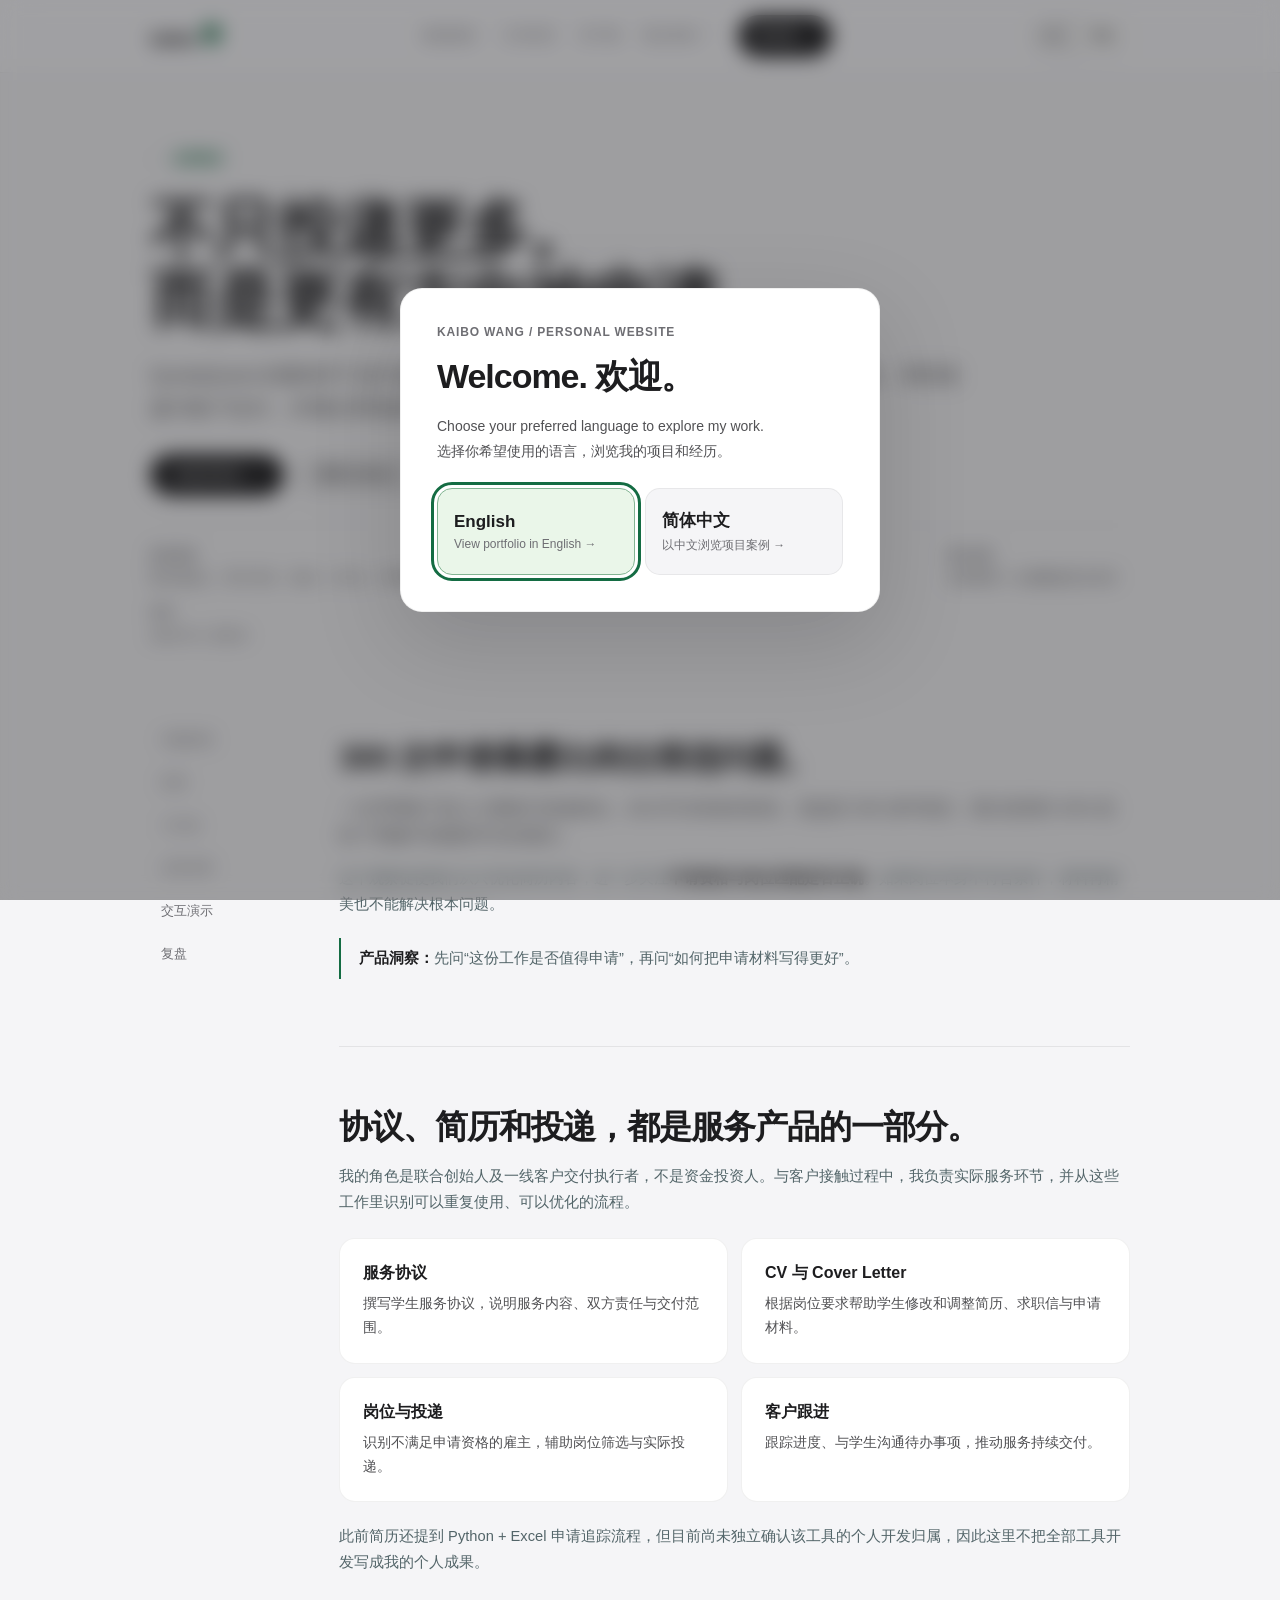
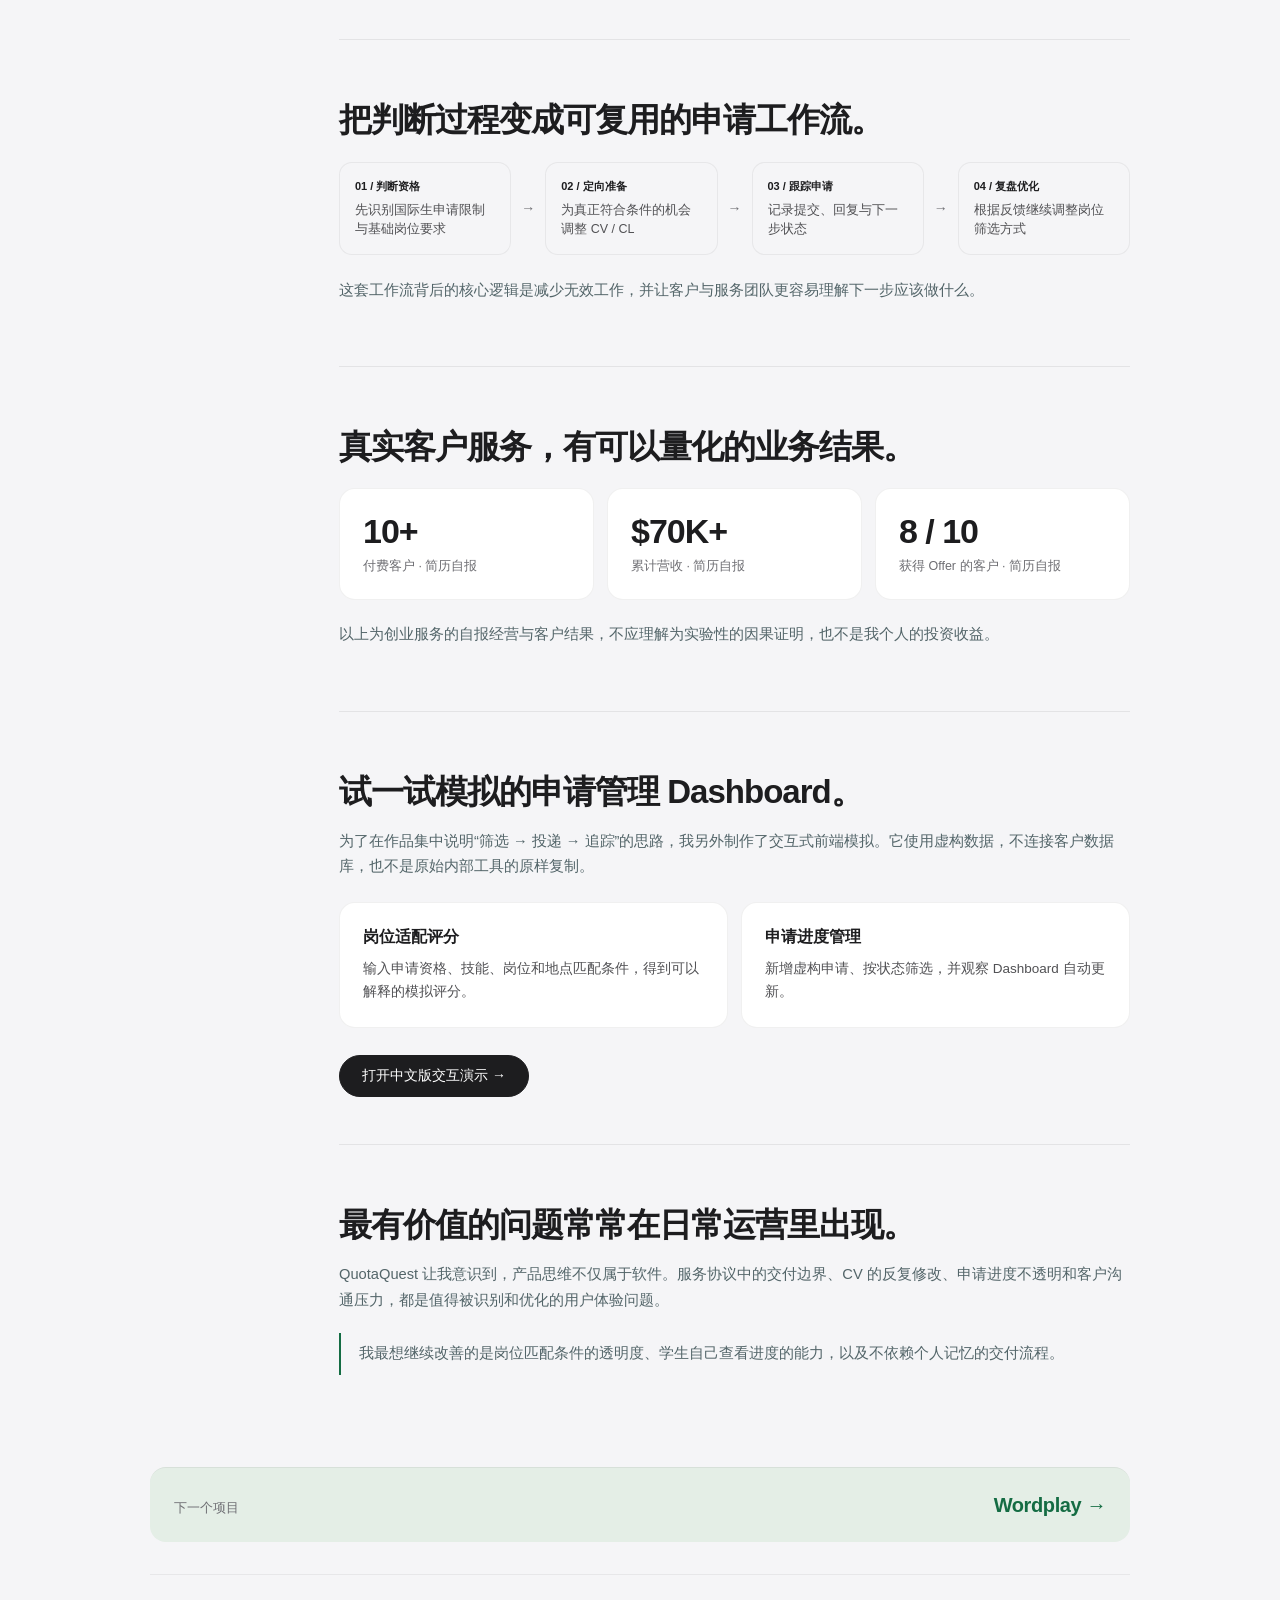
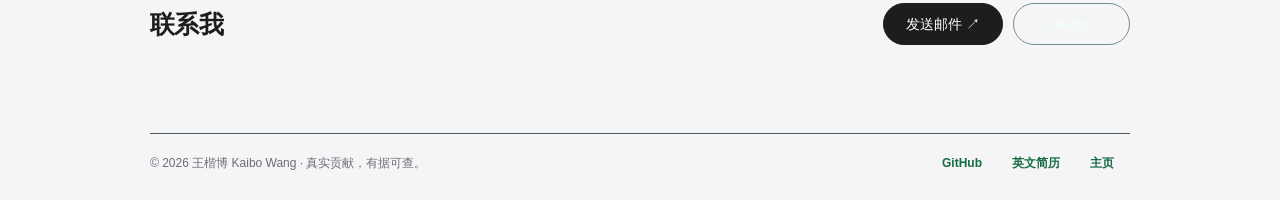
<file: zh/quotaquest.html>
<!DOCTYPE html>
<html lang="zh-CN"><head><meta charset="utf-8"/><meta content="width=device-width,initial-scale=1" name="viewport"/><meta content="#f6f7f4" name="theme-color"/><meta content="QuotaQuest 的案例不只是“创办了一家公司”，而是实际负责服务协议、CV/CL 修改、求职投递与客户交付，并通过审阅真实申请记录调整服务方向。" name="description"/><meta content="website" property="og:type"/><meta content="王楷博 · 不只投递更多。&lt;br&gt;&lt;i&gt;而是更有方向地申请。&lt;/i&gt; | 项目案例" property="og:title"/><meta content="QuotaQuest 的案例不只是“创办了一家公司”，而是实际负责服务协议、CV/CL 修改、求职投递与客户交付，并通过审阅真实申请记录调整服务方向。" property="og:description"/><title>王楷博 · 不只投递更多。&lt;br&gt;&lt;i&gt;而是更有方向地申请。&lt;/i&gt; | 项目案例</title><link href="../assets/favicon.svg" rel="icon" type="image/svg+xml"/><link href="../assets/style.css" rel="stylesheet"/><script defer="" src="../assets/i18n.js"></script><script defer="" src="../assets/site.js"></script><link href="../assets/design-system.css" rel="stylesheet"/>
</head><body><nav class="nav"><div class="container nav-inner"><a aria-label="王楷博的个人主页" class="logo" href="index.html">kaibo<span style="font-size:14px">.</span><i>✳</i></a><button aria-controls="nav-links" aria-expanded="false" class="menu-button" data-menu="">菜单 ☰</button><div class="nav-links" id="nav-links"><a href="index.html#work">精选项目</a><a href="index.html#experience">工作经历</a><a href="index.html#about">关于我</a><a href="../assets/Kaibo_Wang_Resume.pdf" target="_blank">英文简历 ↗</a><a class="nav-cta" href="index.html#contact">联系我 ↗</a></div></div></nav><header class="case-top"><div class="container"><div class="case-index">← <a href="index.html#work">全部项目</a></div><h1>不只投递更多。<br/><i>而是更有方向地申请。</i></h1><p class="case-lede">QuotaQuest 的案例不只是“创办了一家公司”，而是实际负责服务协议、CV/CL 修改、求职投递与客户交付，并通过审阅真实申请记录调整服务方向。</p><div class="actions"><a class="btn" href="quotaquest-demo.html" rel="noopener noreferrer" target="_blank">体验原项目 ↗</a><a class="btn light" href="https://github.com/KatKho" rel="noopener noreferrer" target="_blank">查看 GitHub ↗</a></div><div class="case-meta"><div><b>我的贡献</b>联合创始人 · 客户交付、协议、CV/CL、申请运营</div><div><b>项目背景</b>职业服务项目 · 西雅图 / 上海</div><div><b>展示类型</b>业务案例 + 合成数据交互演示</div><div><b>时间</b>2025 年 1 月至今</div></div></div></header><main><div class="container case-layout"><aside aria-label="页面章节" class="toc"><a href="#signal">问题发现</a><a href="#role">职责</a><a href="#approach">工作流</a><a href="#impact">业务结果</a><a href="#demo">交互演示</a><a href="#reflection">复盘</a></aside><div><section class="story-section" id="signal"><h2>300 次申请暴露出岗位筛选问题。</h2><p class="leadline">一位早期客户投入大量精力投递岗位，却几乎没有收到回应。复盘其 300 份申请后，我们发现约 20% 投给了明确不招国际学生的雇主。</p><p>这个观察促使我们从只优化简历内容，进一步关注<strong>申请资格与岗位匹配是否正确</strong>。如果岗位本身不符合条件，材料再精美也不能解决根本问题。</p><div class="takeaway"><p><strong>产品洞察：</strong>先问“这份工作是否值得申请”，再问“如何把申请材料写得更好”。</p></div></section><section class="story-section" id="role"><h2>协议、简历和投递，都是服务产品的一部分。</h2><p>我的角色是联合创始人及一线客户交付执行者，不是资金投资人。与客户接触过程中，我负责实际服务环节，并从这些工作里识别可以重复使用、可以优化的流程。</p><div class="case-cards"><div class="case-card"><strong>服务协议</strong><p>撰写学生服务协议，说明服务内容、双方责任与交付范围。</p></div><div class="case-card"><strong>CV 与 Cover Letter</strong><p>根据岗位要求帮助学生修改和调整简历、求职信与申请材料。</p></div><div class="case-card"><strong>岗位与投递</strong><p>识别不满足申请资格的雇主，辅助岗位筛选与实际投递。</p></div><div class="case-card"><strong>客户跟进</strong><p>跟踪进度、与学生沟通待办事项，推动服务持续交付。</p></div></div><p class="small">此前简历还提到 Python + Excel 申请追踪流程，但目前尚未独立确认该工具的个人开发归属，因此这里不把全部工具开发写成我的个人成果。</p></section><section class="story-section" id="approach"><h2>把判断过程变成可复用的申请工作流。</h2><div class="steps-flow"><span><b>01 / 判断资格</b>先识别国际生申请限制与基础岗位要求</span><span class="arrow">→</span><span><b>02 / 定向准备</b>为真正符合条件的机会调整 CV / CL</span><span class="arrow">→</span><span><b>03 / 跟踪申请</b>记录提交、回复与下一步状态</span><span class="arrow">→</span><span><b>04 / 复盘优化</b>根据反馈继续调整岗位筛选方式</span></div><p>这套工作流背后的核心逻辑是减少无效工作，并让客户与服务团队更容易理解下一步应该做什么。</p></section><section class="story-section" id="impact"><h2>真实客户服务，有可以量化的业务结果。</h2><div class="metric-grid"><div class="metric-box"><strong>10+</strong><span>付费客户 · 简历自报</span></div><div class="metric-box"><strong>$70K+</strong><span>累计营收 · 简历自报</span></div><div class="metric-box"><strong>8 / 10</strong><span>获得 Offer 的客户 · 简历自报</span></div></div><p>以上为创业服务的自报经营与客户结果，不应理解为实验性的因果证明，也不是我个人的投资收益。</p></section><section class="story-section" id="demo"><h2>试一试模拟的申请管理 Dashboard。</h2><p>为了在作品集中说明“筛选 → 投递 → 追踪”的思路，我另外制作了交互式前端模拟。它使用虚构数据，不连接客户数据库，也不是原始内部工具的原样复制。</p><div class="case-cards"><div class="case-card"><strong>岗位适配评分</strong><p>输入申请资格、技能、岗位和地点匹配条件，得到可以解释的模拟评分。</p></div><div class="case-card"><strong>申请进度管理</strong><p>新增虚构申请、按状态筛选，并观察 Dashboard 自动更新。</p></div></div><div class="actions"><a class="btn" href="quotaquest-demo.html">打开中文版交互演示 →</a></div></section><section class="story-section" id="reflection"><h2>最有价值的问题常常在日常运营里出现。</h2><p>QuotaQuest 让我意识到，产品思维不仅属于软件。服务协议中的交付边界、CV 的反复修改、申请进度不透明和客户沟通压力，都是值得被识别和优化的用户体验问题。</p><div class="takeaway"><p>我最想继续改善的是岗位匹配条件的透明度、学生自己查看进度的能力，以及不依赖个人记忆的交付流程。</p></div></section></div></div></main><section class="case-next"><div class="container next-grid"><a class="next-case-link" href="wordplay.html"><span class="next-case-label">下一个项目</span><strong class="next-case-name">Wordplay  →</strong></a></div></section><footer class="footer" id="contact"><div class="container"><div class="footer-main"><div><h2>联系我</h2></div><div><div class="actions"><a class="btn" href="mailto:kaibowang0201@gmail.com">发送邮件 ↗</a><a class="btn ghost" href="https://www.linkedin.com/in/kaibo-wang-uw" rel="noopener noreferrer" style="color:#f0fff4;border-color:#72918b" target="_blank">LinkedIn ↗</a></div></div></div><div class="footer-bottom"><span>© 2026 王楷博 Kaibo Wang · 真实贡献，有据可查。</span><span><a href="https://github.com/KatKho" rel="noopener noreferrer" target="_blank">GitHub</a><a href="../assets/Kaibo_Wang_Resume.pdf" target="_blank">英文简历</a><a href="index.html">主页</a></span></div></div></footer></body></html>
</file>
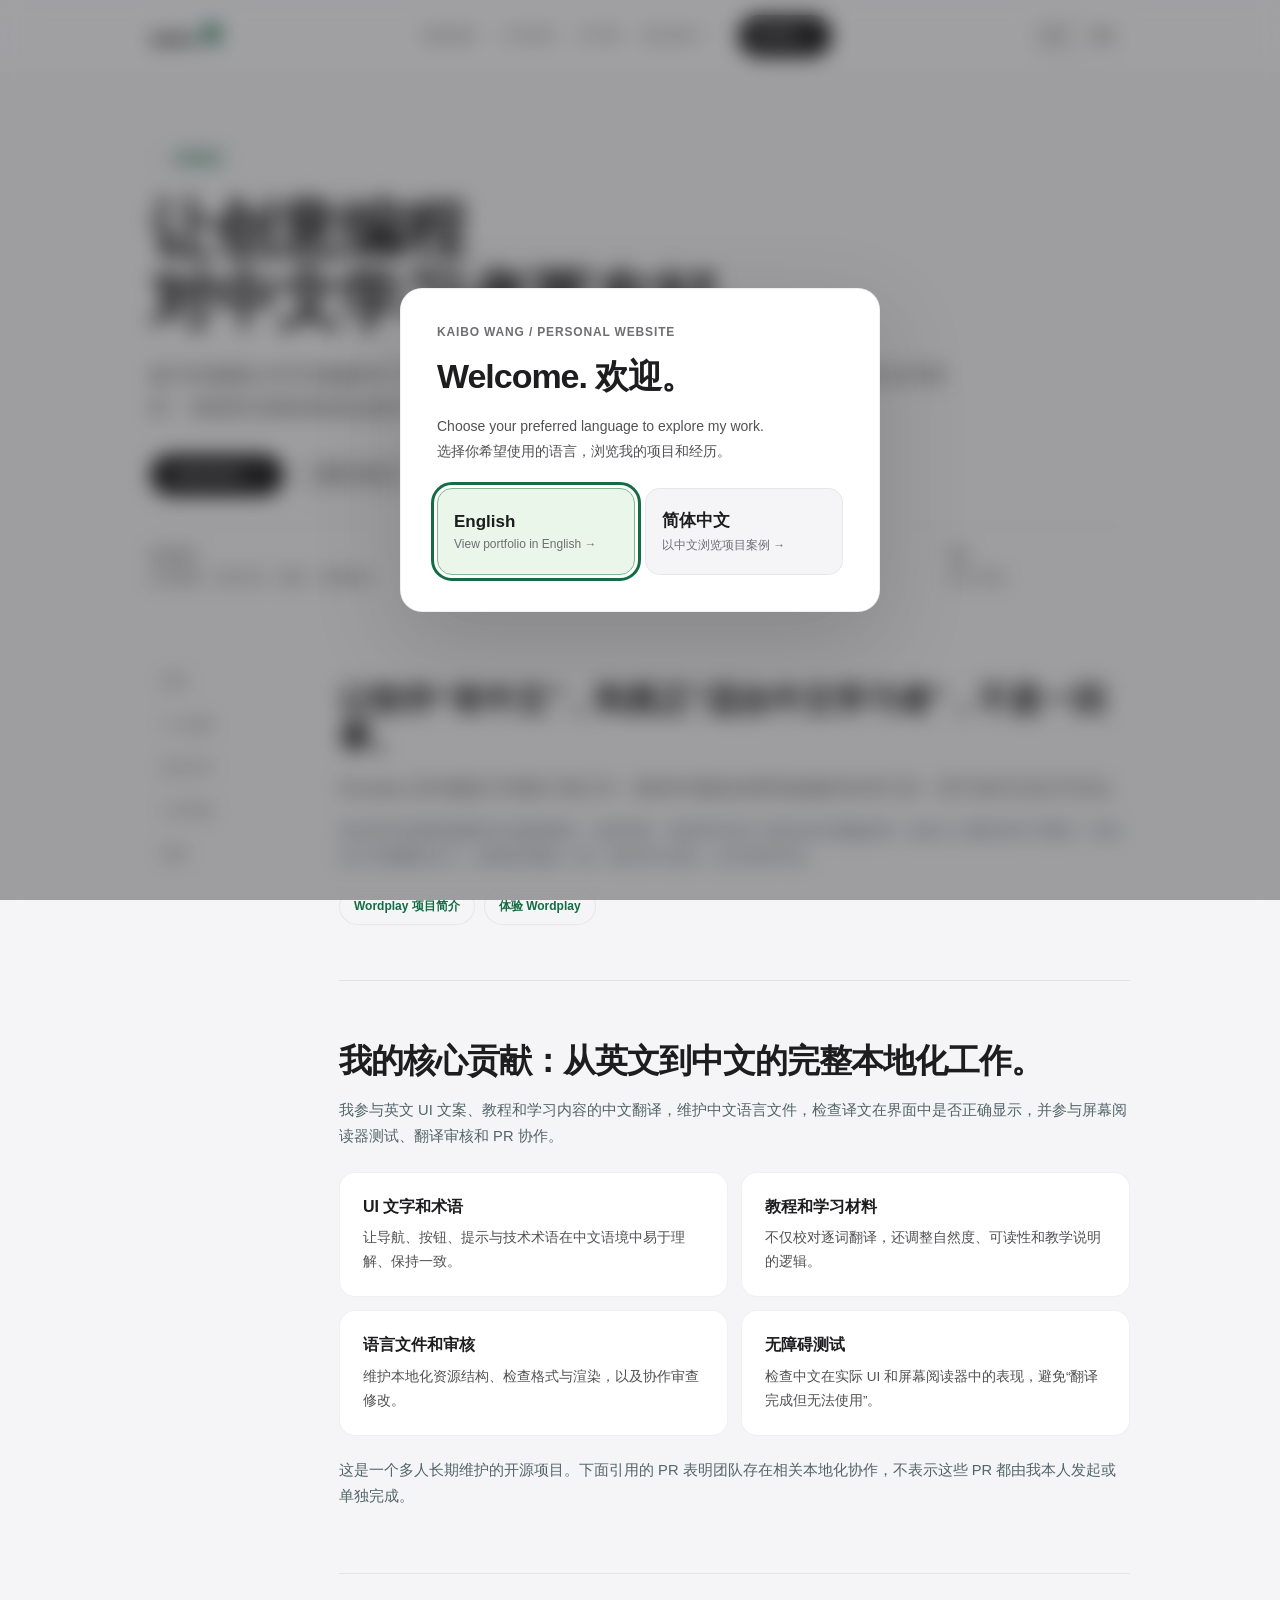
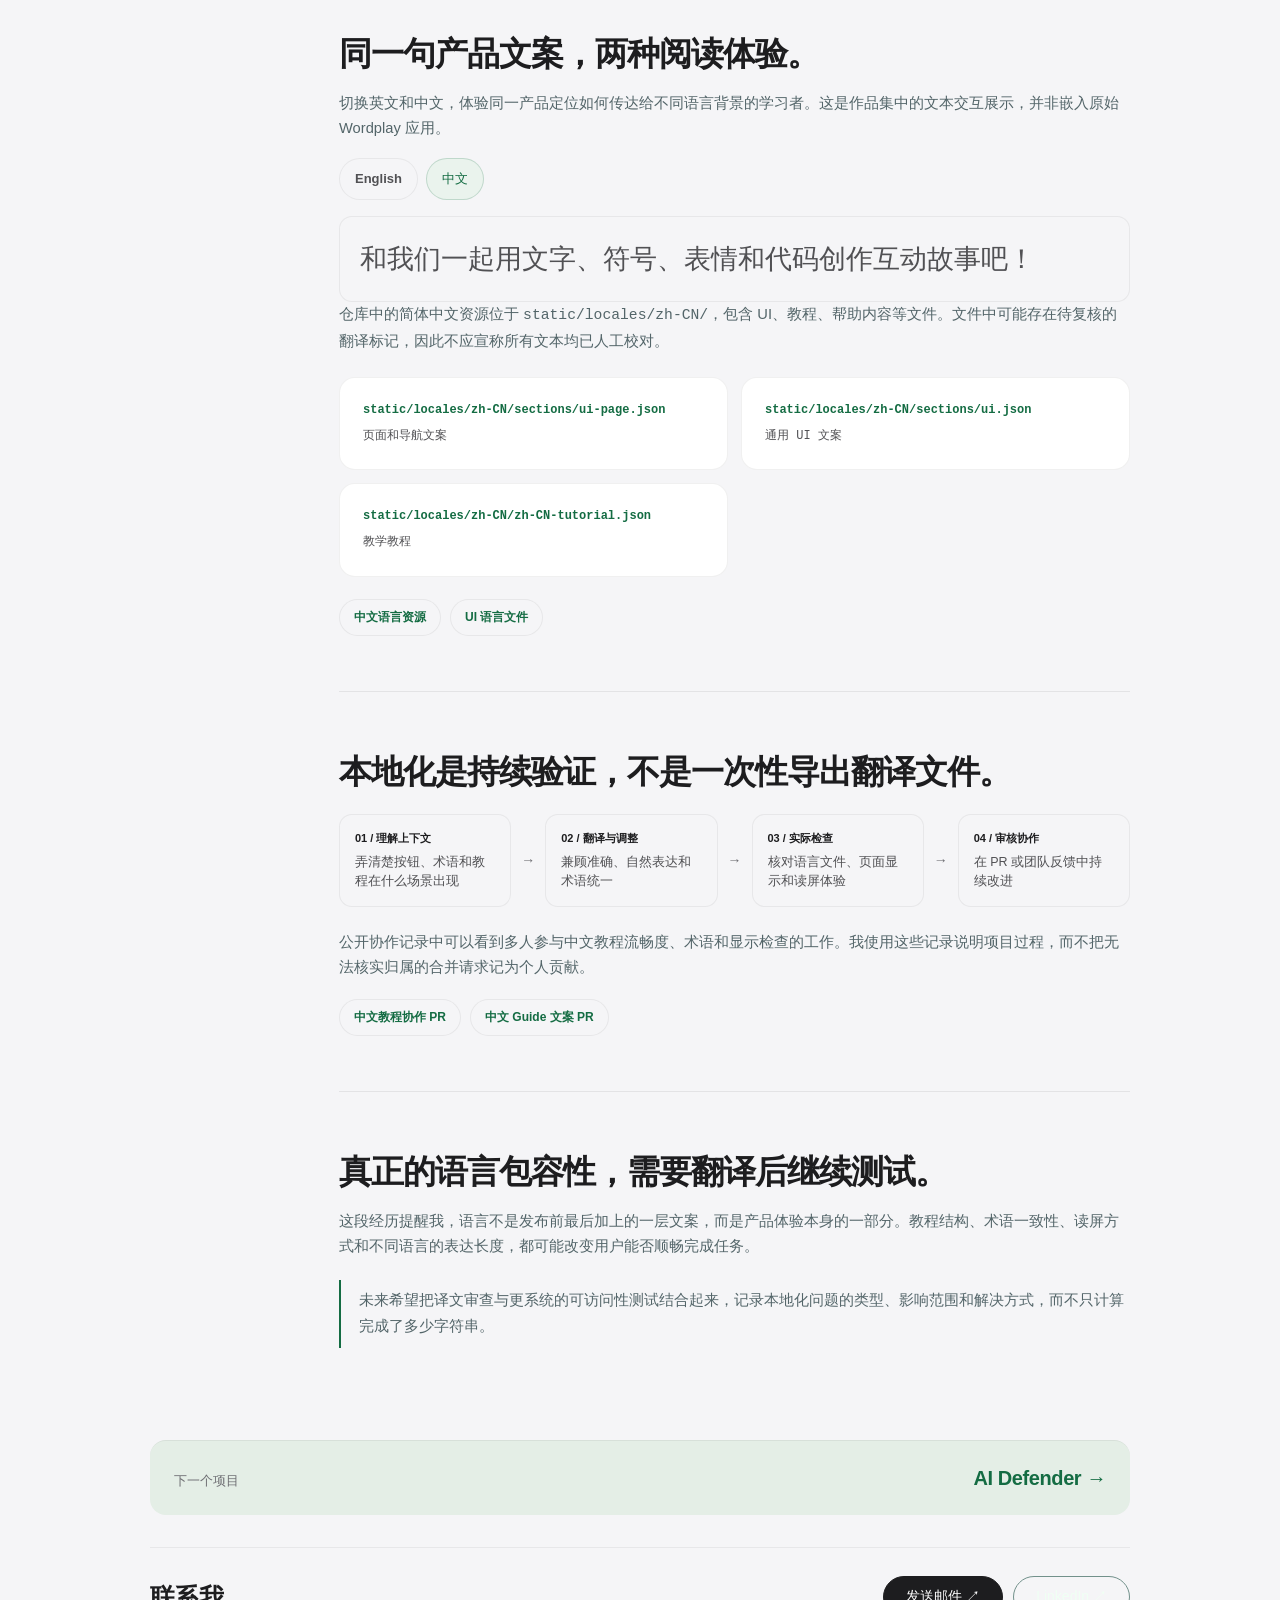
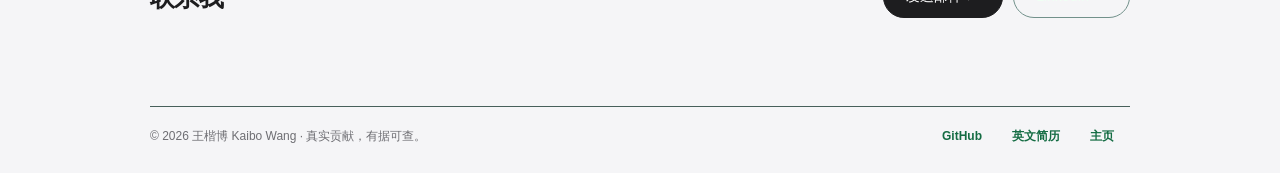
<file: zh/wordplay.html>
<!DOCTYPE html>
<html lang="zh-CN"><head><meta charset="utf-8"/><meta content="width=device-width,initial-scale=1" name="viewport"/><meta content="#f6f7f4" name="theme-color"/><meta content="参与华盛顿大学开源编程学习平台 Wordplay 的英中界面与教程本地化，并通过语言文件维护、审校和无障碍检查改善中文学习体验。" name="description"/><meta content="website" property="og:type"/><meta content="王楷博 · 让创意编程&lt;br&gt;&lt;i&gt;对中文学习者更友好。&lt;/i&gt; | 项目案例" property="og:title"/><meta content="参与华盛顿大学开源编程学习平台 Wordplay 的英中界面与教程本地化，并通过语言文件维护、审校和无障碍检查改善中文学习体验。" property="og:description"/><title>王楷博 · 让创意编程&lt;br&gt;&lt;i&gt;对中文学习者更友好。&lt;/i&gt; | 项目案例</title><link href="../assets/favicon.svg" rel="icon" type="image/svg+xml"/><link href="../assets/style.css" rel="stylesheet"/><script defer="" src="../assets/i18n.js"></script><script defer="" src="../assets/site.js"></script><link href="../assets/design-system.css" rel="stylesheet"/>
</head><body><nav class="nav"><div class="container nav-inner"><a aria-label="王楷博的个人主页" class="logo" href="index.html">kaibo<span style="font-size:14px">.</span><i>✳</i></a><button aria-controls="nav-links" aria-expanded="false" class="menu-button" data-menu="">菜单 ☰</button><div class="nav-links" id="nav-links"><a href="index.html#work">精选项目</a><a href="index.html#experience">工作经历</a><a href="index.html#about">关于我</a><a href="../assets/Kaibo_Wang_Resume.pdf" target="_blank">英文简历 ↗</a><a class="nav-cta" href="index.html#contact">联系我 ↗</a></div></div></nav><header class="case-top"><div class="container"><div class="case-index">← <a href="index.html#work">全部项目</a></div><h1>让创意编程<br/><i>对中文学习者更友好。</i></h1><p class="case-lede">参与华盛顿大学开源编程学习平台 Wordplay 的英中界面与教程本地化，并通过语言文件维护、审校和无障碍检查改善中文学习体验。</p><div class="actions"><a class="btn" href="https://wordplay.dev/" rel="noopener noreferrer" target="_blank">体验原项目 ↗</a><a class="btn light" href="https://github.com/wordplaydev/wordplay" rel="noopener noreferrer" target="_blank">查看 GitHub ↗</a></div><div class="case-meta"><div><b>我的贡献</b>英中翻译、语言文件、教程、读屏检查</div><div><b>项目背景</b>华盛顿大学 · 多人开源协作</div><div><b>时间</b>2023 年起</div></div></div></header><main><div class="container case-layout"><aside aria-label="页面章节" class="toc"><a href="#why">背景</a><a href="#role">个人贡献</a><a href="#locales">语言文件</a><a href="#process">工作流程</a><a href="#reflection">复盘</a></aside><div><section class="story-section" id="why"><h2>让软件“有中文”，和真正“适合中文学习者”，不是一回事。</h2><p class="leadline">Wordplay 是华盛顿大学团队与青少年、教师共同建设的网页版编程语言和 IDE，用于创作互动文字作品。</p><p>初学者本就需要理解陌生的编程概念；如果导航、教程和术语又只能以英文顺畅使用，就会引入额外的学习障碍。本地化不仅要翻译文字，也要保持概念一致、教学语气自然、交互结果可读。</p><div class="source-row"><a class="source" href="https://github.com/wordplaydev/wordplay/blob/main/README.md" rel="noopener noreferrer" target="_blank">Wordplay 项目简介</a> <a class="source" href="https://wordplay.dev/" rel="noopener noreferrer" target="_blank">体验 Wordplay</a></div></section><section class="story-section" id="role"><h2>我的核心贡献：从英文到中文的完整本地化工作。</h2><p>我参与英文 UI 文案、教程和学习内容的中文翻译，维护中文语言文件，检查译文在界面中是否正确显示，并参与屏幕阅读器测试、翻译审核和 PR 协作。</p><div class="case-cards"><div class="case-card"><strong>UI 文字和术语</strong><p>让导航、按钮、提示与技术术语在中文语境中易于理解、保持一致。</p></div><div class="case-card"><strong>教程和学习材料</strong><p>不仅校对逐词翻译，还调整自然度、可读性和教学说明的逻辑。</p></div><div class="case-card"><strong>语言文件和审核</strong><p>维护本地化资源结构、检查格式与渲染，以及协作审查修改。</p></div><div class="case-card"><strong>无障碍测试</strong><p>检查中文在实际 UI 和屏幕阅读器中的表现，避免“翻译完成但无法使用”。</p></div></div><p class="small">这是一个多人长期维护的开源项目。下面引用的 PR 表明团队存在相关本地化协作，不表示这些 PR 都由我本人发起或单独完成。</p></section><section class="story-section" id="locales"><h2>同一句产品文案，两种阅读体验。</h2><p>切换英文和中文，体验同一产品定位如何传达给不同语言背景的学习者。这是作品集中的文本交互展示，并非嵌入原始 Wordplay 应用。</p><div class="lang-control"><button aria-pressed="false" data-lang="en">English</button><button aria-pressed="true" data-lang="zh">中文</button></div><div aria-live="polite" class="locale-line" id="locale-example" lang="zh-CN">和我们一起用文字、符号、表情和代码创作互动故事吧！</div><p>仓库中的简体中文资源位于 <code>static/locales/zh-CN/</code>，包含 UI、教程、帮助内容等文件。文件中可能存在待复核的翻译标记，因此不应宣称所有文本均已人工校对。</p><div class="repo-map"><div class="repo-file"><code>static/locales/zh-CN/sections/ui-page.json</code><span>页面和导航文案</span></div><div class="repo-file"><code>static/locales/zh-CN/sections/ui.json</code><span>通用 UI 文案</span></div><div class="repo-file"><code>static/locales/zh-CN/zh-CN-tutorial.json</code><span>教学教程</span></div></div><div class="source-row"><a class="source" href="https://github.com/wordplaydev/wordplay/tree/main/static/locales/zh-CN" rel="noopener noreferrer" target="_blank">中文语言资源</a> <a class="source" href="https://github.com/wordplaydev/wordplay/blob/main/static/locales/zh-CN/sections/ui-page.json" rel="noopener noreferrer" target="_blank">UI 语言文件</a></div></section><section class="story-section" id="process"><h2>本地化是持续验证，不是一次性导出翻译文件。</h2><div class="steps-flow"><span><b>01 / 理解上下文</b>弄清楚按钮、术语和教程在什么场景出现</span><span class="arrow">→</span><span><b>02 / 翻译与调整</b>兼顾准确、自然表达和术语统一</span><span class="arrow">→</span><span><b>03 / 实际检查</b>核对语言文件、页面显示和读屏体验</span><span class="arrow">→</span><span><b>04 / 审核协作</b>在 PR 或团队反馈中持续改进</span></div><p>公开协作记录中可以看到多人参与中文教程流畅度、术语和显示检查的工作。我使用这些记录说明项目过程，而不把无法核实归属的合并请求记为个人贡献。</p><div class="source-row"><a class="source" href="https://github.com/wordplaydev/wordplay/pull/1150" rel="noopener noreferrer" target="_blank">中文教程协作 PR</a> <a class="source" href="https://github.com/wordplaydev/wordplay/pull/1169" rel="noopener noreferrer" target="_blank">中文 Guide 文案 PR</a></div></section><section class="story-section" id="reflection"><h2>真正的语言包容性，需要翻译后继续测试。</h2><p>这段经历提醒我，语言不是发布前最后加上的一层文案，而是产品体验本身的一部分。教程结构、术语一致性、读屏方式和不同语言的表达长度，都可能改变用户能否顺畅完成任务。</p><div class="takeaway purple"><p>未来希望把译文审查与更系统的可访问性测试结合起来，记录本地化问题的类型、影响范围和解决方式，而不只计算完成了多少字符串。</p></div></section></div></div></main><section class="case-next"><div class="container next-grid"><a class="next-case-link" href="ai-defender.html"><span class="next-case-label">下一个项目</span><strong class="next-case-name">AI Defender  →</strong></a></div></section><footer class="footer" id="contact"><div class="container"><div class="footer-main"><div><h2>联系我</h2></div><div><div class="actions"><a class="btn" href="mailto:kaibowang0201@gmail.com">发送邮件 ↗</a><a class="btn ghost" href="https://www.linkedin.com/in/kaibo-wang-uw" rel="noopener noreferrer" style="color:#f0fff4;border-color:#72918b" target="_blank">LinkedIn ↗</a></div></div></div><div class="footer-bottom"><span>© 2026 王楷博 Kaibo Wang · 真实贡献，有据可查。</span><span><a href="https://github.com/KatKho" rel="noopener noreferrer" target="_blank">GitHub</a><a href="../assets/Kaibo_Wang_Resume.pdf" target="_blank">英文简历</a><a href="index.html">主页</a></span></div></div></footer></body></html>
</file>
<file: assets/design-system.css>
/*
 * Kaibo Wang — Unified portfolio design system · v3
 * An intentionally quiet interface language: clear hierarchy, readable content,
 * subtle elevation and consistent interaction across all English/Chinese pages.
 * Existing HTML, routing, translation JS and demo behavior are unchanged.
 */
:root {
  color-scheme: light;
  --bg: #F5F5F7;
  --paper: #FFFFFF;
  --surface: #FFFFFF;
  --ink: #1D1D1F;
  --heading: #1D1D1F;
  --muted: #515154;
  --meta: #6E6E73; /* AA-safe for small text on white */
  --soft-meta: #86868B;
  --brand: #146C43;
  --accent: #146C43;
  --blue: #146C43;
  --acid: #E8F2EC;
  --navy: #1D1D1F;
  --line: rgba(0,0,0,.06);
  --radius: 20px;
  --shadow: 0 4px 24px rgba(0,0,0,.03);
  --shadow-hover: 0 12px 32px rgba(0,0,0,.06);
  --ease: cubic-bezier(.25,1,.5,1);
  --font: -apple-system, BlinkMacSystemFont, "SF Pro Display", "SF Pro Text", "Inter", "PingFang SC", "Noto Sans SC", sans-serif;
}
*,*::before,*::after{box-sizing:border-box}
html{scroll-behavior:smooth;scroll-padding-top:94px}
body,html[lang="zh-CN"] body{
  margin:0; background:var(--bg); color:var(--ink);
  font-family:var(--font); font-size:15.5px; font-weight:400; line-height:1.65;
  -webkit-font-smoothing:antialiased; text-rendering:optimizeLegibility;
}
h1,h2,h3,h4,h5,h6,.hero-art-title,.work-big{
  color:var(--heading); font-family:var(--font); font-weight:700;
  letter-spacing:-.03em; line-height:1.08;
}
h1{font-size:clamp(38px,5.8vw,66px)}
h2{font-size:clamp(26px,3.5vw,38px)}
h3{font-size:clamp(19px,2.2vw,23px)}
p,li,dd{color:var(--muted)}
p{margin:0 0 15px}
strong,b{color:var(--ink)}
a, a:link, a:visited {text-decoration:none;color:var(--brand);transition:color .2s var(--ease), background-color .2s var(--ease), transform .2s var(--ease)}
a:hover{color:#0F5238}
button,input,textarea,select{font:inherit}
button{cursor:pointer}
:focus-visible{outline:3px solid var(--brand)!important;outline-offset:3px}
::selection{background:#D9EADF;color:var(--ink)}
.container,.wide,.wrap{width:min(980px,calc(100% - 48px));max-width:980px;margin-inline:auto}
.overline,.eyebrow,.smallcap,.meta,.case-index,.field-label,.tagline,
.case-meta b,.toc .overline,.project-fields .field-label{
  font:600 12px/1.45 var(--font);letter-spacing:.08em;text-transform:uppercase;
  color:var(--meta);
}
.small,.disclosure,.demo-caption{font-size:13px;line-height:1.7;color:var(--meta)}
.muted,.section-note,.case-lede,.lede{color:var(--muted)}
/* A single systematic elevation language. */
.project,.timeline-entry,.background-grid>div,.contact,
.story-section,.toc,.case-card,.metric-box,.repo-file,.demo-box,
.takeaway,.notice,.evidence,.visual-shell,.next-grid,
.card,.callout,.metric,.step,.demo .view.active,.demo-stats>*,.dashboard-grid>*,
.lang-dialog,.experience-list .exp,.edu,.skill-col{
  background:var(--paper);border:1px solid var(--line);border-radius:var(--radius);
  box-shadow:var(--shadow);
}
.project,.timeline-entry,.background-grid>div,.contact,.story-section,
.case-card,.metric-box,.repo-file,.demo-box,.takeaway,.notice,
.visual-shell,.next-grid,.card,.callout,.step,.edu,.skill-col{
  transition:box-shadow .22s var(--ease),transform .22s var(--ease),border-color .22s var(--ease);
}
@media(hover:hover){
  .project:hover,.timeline-entry:hover,.background-grid>div:hover,.case-card:hover,
  .metric-box:hover,.repo-file:hover,.card:hover,.edu:hover,.skill-col:hover{
    transform:translateY(-2px);box-shadow:var(--shadow-hover);border-color:rgba(0,0,0,.095)
  }
}
/* Text links are immediately recognizable by accent, weight, and directional cue. */
.source,.linkline,.case-index a,.toc a,.project>a,.case-next a:not(.btn),
.next-grid a:not(.btn),.footer-bottom a,.contact-links a:not(:first-child),.source-row a{
  color:var(--brand);font-weight:600;text-decoration:none;
}
.project>a{display:inline-flex;align-items:center;gap:8px;width:max-content;max-width:100%}
.project>a::after{content:'↗';display:inline-block;transition:transform .2s var(--ease)}
.project>a:hover::after{transform:translate(3px,-3px)}
.source,.source-row a,.toc a,.footer-bottom a{transition:color .2s var(--ease),transform .2s var(--ease)}
.source:hover,.source-row a:hover,.footer-bottom a:hover{color:#0F5238;transform:translateX(3px)}
/* Shared Apple-like, quietly translucent sticky navigation. */
.site-header,.nav,header.nav{
  position:sticky;top:0;z-index:100;
  padding:0;background:rgba(251,251,253,.82);
  -webkit-backdrop-filter:saturate(180%) blur(20px);
  backdrop-filter:saturate(180%) blur(20px);
  border-bottom:1px solid rgba(0,0,0,.06);
  box-shadow:none;
}
.site-header .header-inner,.nav .nav-inner,.nav>.wrap{
  display:flex;align-items:center;justify-content:space-between;gap:18px;
  min-height:72px;padding-block:10px;
}
.identity,.identity:link,.identity:visited,.logo,.logo:link,.logo:visited{
  font:700 19px/1.25 var(--font);letter-spacing:-.04em;color:var(--ink);
  white-space:nowrap;text-decoration:none;
}
.logo i,.logo span{color:var(--brand)!important}
.header-controls{display:flex;align-items:center;gap:26px;min-width:0}
.primary-nav,.nav-links,.navlinks{display:flex;align-items:center;flex-wrap:wrap;gap:22px}
.primary-nav a,.nav-links a,.navlinks a,
.primary-nav a:visited,.nav-links a:visited,.navlinks a:visited{
  color:#6E6E73;font-size:14px;font-weight:500;text-decoration:none;
  padding:7px 0;white-space:nowrap;
}
.primary-nav a:hover,.primary-nav a:focus-visible,.nav-links a:hover,.nav-links a:focus-visible,
.navlinks a:hover,.navlinks a:focus-visible{color:var(--ink)}
.nav-links a:hover::after{content:none}
.nav .nav-cta,.nav .nav-cta:visited{
  border-radius:980px;background:#1D1D1F;color:#fff;padding:9px 17px;
  font-weight:500;transition:background .2s var(--ease)
}
.nav .nav-cta:hover{background:#39393C;color:white}
.language,.lang-switch{
  display:inline-flex;flex:none;align-items:center;gap:2px;padding:3px;
  border:0;border-radius:999px;background:rgba(0,0,0,.05);box-shadow:none;
}
.language button,.lang-switch button{
  background:transparent!important;border:0!important;border-radius:999px;
  color:#6E6E73!important;padding:7px 13px!important;
  font-size:12px!important;font-weight:600!important;white-space:nowrap;
  min-height:31px;line-height:1.2;box-shadow:none;transition:background .2s var(--ease),color .2s var(--ease);
}
.language button[aria-pressed="true"],.lang-switch button[aria-pressed="true"]{
  background:white!important;color:var(--ink)!important;box-shadow:0 1px 4px rgba(0,0,0,.09);
}
.menu-button{border:1px solid var(--line);border-radius:11px;padding:10px 13px;background:#fff;color:var(--ink);font-weight:600}
/* Buttons throughout home, case studies and the interactive simulator. */
.hero-actions,.actions,.contact-links{display:flex;align-items:center;gap:10px;flex-wrap:wrap}
.hero-actions a,.contact-links a,.btn,.btn:link,.btn:visited,
button.primary,.navlinks .primary,
.demo button.primary,.demo button:not(.tab),.formgrid button,
#add,#reset,#score{
  display:inline-flex;align-items:center;justify-content:center;gap:7px;
  border:1px solid transparent;border-radius:980px;padding:10px 22px;
  min-height:42px;max-width:100%;
  font-size:14px;font-weight:500;line-height:1.4;
  background:rgba(0,0,0,.06);color:var(--ink);
  box-shadow:none;text-decoration:none;transform:none;
  transition:background .2s var(--ease),color .2s var(--ease),box-shadow .2s var(--ease),transform .2s var(--ease);
}
.hero-actions a:first-child,.contact-links a:first-child,.btn:not(.light):not(.ghost),
button.primary,.demo button.primary,#score,#add{
  background:#1D1D1F;color:white;border-color:#1D1D1F;
}
.hero-actions a:hover,.contact-links a:hover,.btn:hover,.demo button:hover,#score:hover,#add:hover,#reset:hover{
  color:var(--ink);background:rgba(0,0,0,.11);box-shadow:none;transform:translateY(-1px);
}
.hero-actions a:first-child:hover,.contact-links a:first-child:hover,.btn:not(.light):not(.ghost):hover,
button.primary:hover,#score:hover,#add:hover{background:#414145;color:#fff}
.btn.light,.btn.ghost{background:rgba(0,0,0,.06);border-color:transparent;color:var(--ink)}
.btn.light:hover,.btn.ghost:hover{background:rgba(0,0,0,.11);color:var(--ink)}
.btn .arrow,.case-next .btn .arrow{display:inline-block;transition:transform .2s var(--ease)}
.btn:hover .arrow{transform:translateX(4px)}
/* Home: first 30 seconds are for scanning. */
.hero{max-width:920px;padding:84px 0 76px}
.hero .eyebrow{margin:0 0 22px}
.hero h1{max-width:850px;font-size:clamp(42px,5.5vw,65px);margin:0 0 23px;letter-spacing:-.03em;line-height:1.08}
.hero .intro{font-size:18px;line-height:1.65;color:var(--muted);max-width:780px}
.hero-actions{gap:11px;margin-top:27px}
.section{padding:72px 0;border:0}
.section>h2{margin:0 0 23px}
.section .section-note{margin:0 0 28px;max-width:690px}
.project-list{display:grid;gap:24px}
.project{padding:32px;display:grid;gap:0}
.project-head{display:flex;justify-content:space-between;align-items:center;gap:16px;flex-wrap:wrap;
  border-bottom:1px solid var(--line);padding-bottom:20px;margin-bottom:21px}
.project-head h3{margin:0;font-size:23px}
.project-type,.chip,.pill,.badge,.case-meta div,.fake-pills em{
  color:var(--muted);background:var(--bg);border-radius:999px;border:0;
  padding:5px 12px;font-size:12.5px;font-weight:500;line-height:1.45;
}
.project-fields{display:grid;grid-template-columns:1.2fr 1.15fr 1fr;gap:26px;margin-bottom:22px}
.project-fields>div{min-width:0}
.field-label{color:var(--meta);font-size:11.5px;font-weight:600;letter-spacing:.05em;margin:0 0 8px}
.project-fields p:not(.field-label){font-size:14.5px;line-height:1.66;color:var(--muted);margin:0}
.project>a{font-size:14px;line-height:1.4}
.timeline{display:grid;gap:18px}
.timeline-entry{display:grid;grid-template-columns:155px 1fr;gap:28px;align-items:start;padding:27px 30px}
.timeline-entry time{color:var(--meta);font-size:13px;line-height:1.5;margin-top:3px;font-weight:500}
.timeline-entry h3{font-size:19px;line-height:1.32;margin:0 0 10px}
.timeline-entry p{font-size:14.5px;margin:0}
.background-grid{display:grid;grid-template-columns:repeat(2,minmax(0,1fr));gap:20px}
.background-grid>div{padding:30px;min-width:0}
.background-grid h3{font-size:19px;margin:0 0 20px}
.background-grid p{margin:0 0 12px;font-size:14.5px}
.contact{padding:37px 38px;margin:72px 0 30px}
.contact h2{margin:0 0 16px}
.contact p{max-width:700px}
.contact-links{margin-top:22px}
.contact-links a{padding:10px 20px}
footer:not(.footer){padding:4px 0 28px;font-size:12px;color:var(--meta)}
/* Full case studies: restrained introductions, content-led hierarchy. */
.case-top{padding:76px 0 30px;overflow:visible;background:transparent}
.case-top .case-index{display:flex;align-items:center;gap:9px;font:600 12px/1.6 var(--font);letter-spacing:.07em;color:var(--meta);margin-bottom:25px}
.case-top .overline{margin-bottom:18px}
.case-top h1{font-size:clamp(42px,5.4vw,65px);max-width:850px;line-height:1.08}
.case-top h1 i,.case-top h1 em{color:var(--ink);font-style:normal}
.case-top .case-lede{font-size:clamp(17px,2vw,20px);color:var(--muted);max-width:820px;line-height:1.62;margin:24px 0 0}
.case-top .actions{margin-top:30px}
.case-top .case-meta{display:flex;flex-wrap:wrap;gap:10px;margin-top:34px;padding:0;border:none}
.case-top .case-meta div{display:grid;gap:4px;flex:1 1 175px;min-width:0;max-width:none;padding:15px 17px;border-radius:15px;
  background:white;border:1px solid var(--line);font-size:13px;line-height:1.5;box-shadow:var(--shadow)}
.case-top .case-meta b{color:var(--meta);font-size:11px;letter-spacing:.06em;text-transform:uppercase;margin:0}
.case-visual{padding:24px 0 22px}
.visual-shell,.visual-shell.blue,.visual-shell.green,.visual-shell.dark,.visual-shell.lavender{
  background:var(--paper);color:var(--ink);border:1px solid var(--line);min-height:unset;
  padding:32px;overflow:hidden;border-radius:22px;box-shadow:var(--shadow)
}
.visual-shell::before,.visual-shell::after{content:none!important}
.visual-layout{display:grid;grid-template-columns:minmax(210px,.82fr) minmax(0,1.18fr);gap:35px;align-items:center;min-height:unset}
.visual-intro h2{font-size:clamp(26px,3.4vw,37px);line-height:1.12;margin:14px 0}
.visual-intro p,.dark .visual-intro p{color:var(--muted);font-size:14px}
.visual-intro .overline,.dark .visual-intro .overline{color:var(--meta)!important}
.dark .visual-intro,.dark .visual-intro h2{color:var(--ink)}
.chip-row{display:flex;flex-wrap:wrap;gap:7px;margin-top:16px}
.screen{background:var(--bg);border:1px solid var(--line);border-radius:16px;box-shadow:0 10px 22px rgba(0,0,0,.04);
  transform:none;min-height:230px;overflow:hidden}
.screen-bar{background:#F5F5F7;border-bottom:1px solid var(--line);height:30px;display:flex;align-items:center;gap:6px;padding:0 13px}
.screen-bar .dot,.dot,.dot:nth-child(1),.dot:nth-child(2),.dot:nth-child(3){background:#C5C5C9}
.screen-content{padding:16px}
.fake-app-head{display:flex;align-items:center;flex-wrap:wrap;justify-content:space-between;gap:6px}
.fake-app-head strong{font-size:13px}
.fake-app-head span{color:var(--meta);font-size:11px}
.fake-pills{display:flex;gap:5px;margin:14px 0;flex-wrap:wrap}
.fake-pills em{font-style:normal;font-size:11px}
.fake-row{display:flex;align-items:center;justify-content:space-between;gap:12px;padding:10px 12px;margin-top:8px;border-radius:10px;border:1px solid var(--line);background:white;color:var(--muted);font-size:12px}
.fake-row b{font-size:12px}
.status,.safe,.status.safe{color:var(--brand);background:#F0F6F2;border-radius:999px;font-size:11px;padding:4px 9px;white-space:nowrap}
.case-layout{display:grid;grid-template-columns:190px minmax(0,1fr);gap:32px;align-items:start;margin-top:22px}
.case-layout>div{min-width:0}
.toc{position:sticky;top:98px;padding:23px 20px;box-shadow:none;align-self:start;background:#fff}
.toc .overline{margin-bottom:10px}
.toc a,.toc a:visited{display:block;color:#6E6E73;font-size:13px;font-weight:500;
  line-height:1.5;border:0!important;padding:9px 0;margin:0;text-decoration:none}
.toc a:hover{color:var(--brand)}
.story-section{padding:34px 34px 36px;margin:0 0 24px;border-radius:20px;scroll-margin-top:102px}
.story-section>.overline{margin-bottom:16px}
.story-section>h2{font-size:clamp(25px,3.1vw,34px);line-height:1.16;margin:0 0 22px}
.story-section p{font-size:14.7px;line-height:1.74;margin:0 0 16px}
.story-section p.leadline{font-size:16.5px;color:var(--muted);line-height:1.68}
.case-cards,.metric-grid,.repo-map,.evidence-gallery,.demo-grid{
  display:grid;grid-template-columns:repeat(2,minmax(0,1fr));gap:13px;margin:22px 0;
}
.case-card,.repo-file,.metric-box,.takeaway,.notice,.demo-box{
  padding:23px;background:#fff;border-radius:16px;border:1px solid var(--line);box-shadow:0 2px 14px rgba(0,0,0,.025)
}
.case-card>strong,.case-card>h3{display:block;font-size:16px;font-weight:650;margin-bottom:9px;line-height:1.35;color:var(--ink)}
.case-card p{font-size:13.5px;line-height:1.6;margin:0;color:var(--muted)}
.case-card .number{font-size:11px;font-weight:600;letter-spacing:.07em;color:var(--meta);margin-bottom:14px}
.metric-grid{grid-template-columns:repeat(3,minmax(0,1fr))}
.metric-box{display:flex;flex-direction:column;gap:6px;align-items:start;justify-content:center;min-height:105px}
.metric-box strong{font-size:clamp(26px,3vw,34px);font-weight:700;line-height:1.15;color:var(--ink);letter-spacing:-.03em}
.metric-box span{font-size:12.5px;color:var(--meta);line-height:1.5}
.repo-map{grid-template-columns:repeat(2,minmax(0,1fr))}
.repo-file{display:flex;flex-direction:column;gap:8px;min-width:0}
.repo-file code{font:600 12px/1.5 ui-monospace,Menlo,Consolas,monospace;overflow-wrap:anywhere;color:var(--brand)}
.repo-file span{font-size:12px;color:var(--muted)}
.source-row{display:flex;gap:9px;flex-wrap:wrap;margin:18px 0 8px}
.source{background:#F5F5F7;border:1px solid var(--line);border-radius:999px;font-size:12px;
  font-weight:600;line-height:1.4;padding:9px 14px;color:var(--brand);box-shadow:none}
.source:hover{background:#EBF2EC;color:#0F5238}
.steps-flow{display:flex;flex-wrap:wrap;gap:10px;align-items:stretch;margin:23px 0}
.steps-flow>span:not(.arrow){flex:1 1 125px;min-width:0;background:var(--bg);border:1px solid var(--line);border-radius:13px;
  padding:15px;color:var(--muted);font-size:12.5px;line-height:1.52}
.steps-flow>span b{display:block;font-size:11px;font-weight:700;color:var(--ink);margin-bottom:6px}
.steps-flow .arrow{display:flex;align-items:center;justify-content:center;flex:0 0 14px;color:var(--meta);font-size:14px;transform:none}
.takeaway,.notice{border-left:3px solid var(--brand);background:white;padding:20px 22px;margin:20px 0;color:var(--muted);box-shadow:none}
.takeaway p,.notice p{margin:0}
.evidence{overflow:hidden;margin:0;background:white;border-radius:16px;padding:10px;box-shadow:none}
.evidence img{display:block;width:100%;height:auto;max-height:320px;object-fit:contain;border-radius:8px}
.evidence figcaption{margin:10px 4px 5px;font-size:12px;line-height:1.5;color:var(--meta)}
.demo-box{background:#fff;margin:21px 0}
.demo-caption{margin-top:14px}
.demo-list{display:flex;flex-direction:column;gap:8px}
.demo-list button,.journey-tabs button,.lang-control button,.tabs .tab,.tab{
  background:#F5F5F7;color:var(--muted);border:1px solid var(--line);border-radius:12px;
  padding:12px 14px;font-size:13px;font-weight:550;text-align:left;
  transition:background .2s var(--ease),color .2s var(--ease),border-color .2s var(--ease);
}
.demo-list button[aria-pressed="true"],.journey-tabs button[aria-selected="true"],
.lang-control button[aria-pressed="true"],.tabs .tab[aria-selected="true"],.tab[aria-selected="true"]{
  background:#EAF3ED;color:var(--brand);border-color:rgba(20,108,67,.2)
}
.demo-detail,.journey-panel,.locale-line{background:#F5F5F7;border:1px solid var(--line);border-radius:13px;padding:20px;min-width:0;color:var(--muted)}
.demo-detail h3,.journey-panel h3{font-size:18px;line-height:1.2;margin:9px 0 12px}
.demo-detail p,.journey-panel p{font-size:14px}
.demo-grid{grid-template-columns:minmax(160px,.75fr) minmax(0,1.25fr);align-items:start}
.journey-tabs,.lang-control{display:flex;flex-wrap:wrap;gap:8px;margin:16px 0}
.journey-tabs button,.lang-control button{border-radius:999px;padding:9px 15px}
.case-next{padding:30px 0 65px;border:0;background:transparent}
.next-grid{display:flex;justify-content:space-between;align-items:center;gap:20px;padding:26px 32px}
.next-grid h2{font-size:26px;margin:7px 0}
.footer{background:transparent;color:var(--muted);padding:20px 0 26px}
.footer-main{display:grid;grid-template-columns:1fr 1fr;gap:25px;align-items:center;background:white;
  padding:36px;border-radius:20px;border:1px solid var(--line);box-shadow:var(--shadow)}
.footer-main h2,.footer h2{font-size:clamp(28px,3.3vw,40px);color:var(--ink)}
.footer-main p{font-size:14px;color:var(--muted)}
.footer-bottom{display:flex;gap:14px;justify-content:space-between;align-items:center;
  flex-wrap:wrap;padding:20px 0 0;color:var(--meta);font-size:12px}
.footer-bottom a{margin-left:14px}
/* The independent QuotaQuest application-tracker demo uses its own layout. */
.wrap{max-width:980px}
.hero-home{padding:70px 0}
.hero{color:var(--ink)}
.hero h1{color:var(--ink)}
.hero .lede{color:var(--muted)}
.demo{background:transparent;padding:56px 0}
.demo .tabs{display:flex;gap:9px;flex-wrap:wrap;margin:22px 0;padding:0;background:transparent;border:none}
.demo .view{display:none}
.demo .view.active{display:block;padding:28px;box-shadow:var(--shadow)}
.demo-stats,.metrics{display:grid;grid-template-columns:repeat(3,minmax(0,1fr));gap:14px}
.demo-stats>*,.metrics>.metric{padding:20px;border-radius:16px;background:white;border:1px solid var(--line)}
.metric strong,.metric b,.demo-stats strong,.demo-stats b{font-size:29px;font-weight:700;color:var(--ink)}
.dashboard-grid,.grid2{display:grid;grid-template-columns:repeat(2,minmax(0,1fr));gap:16px}
.demo .card,.card{padding:24px}
.demo .card h3,.card h3{font-size:17px;margin:0 0 14px}
.card p{font-size:14px}
.callout{padding:25px}
.step{padding:22px}
.bars,.timeline{min-width:0}
.formgrid{display:grid;grid-template-columns:repeat(2,minmax(0,1fr));gap:14px;margin:22px 0}
.field{display:flex;flex-direction:column;gap:8px;font-size:13px;color:var(--meta)}
input,select,textarea{border:1px solid #D5D5D9;border-radius:11px;padding:11px 12px;background:#fff;color:var(--ink);min-width:0}
input:focus,select:focus,textarea:focus{border-color:var(--brand)}
.tablewrap{overflow-x:auto;border-radius:15px;border:1px solid var(--line);background:white}
table{width:100%;border-collapse:collapse;font-size:13px}
th,td{text-align:left;padding:11px 12px;border-bottom:1px solid var(--line);color:var(--muted)}
th{font-size:11px;letter-spacing:.06em;text-transform:uppercase;color:var(--meta);background:var(--bg)}
.tablewrap tr:last-child td{border-bottom:0}
/* Older Chinese application demo is also scoped to this shared language. */
.panel{background:#fff;border:1px solid var(--line);border-radius:20px;padding:28px;box-shadow:var(--shadow)}
.panel .statgrid,.statgrid{display:grid;grid-template-columns:repeat(3,minmax(0,1fr));gap:12px}
.statbox{background:#F5F5F7;border:1px solid var(--line);border-radius:15px;padding:21px}
.statbox b{display:block;font-size:29px}
.statbox span{font-size:12px;color:var(--meta)}
.formrow{display:flex;flex-wrap:wrap;gap:12px;align-items:end}
.formrow label{flex:1 1 170px;min-width:0;font-size:13px;color:var(--muted)}
.formrow label input,.formrow label select{display:block;width:100%;margin-top:8px}
.demo-table select{padding:6px 9px}
/* First-visit language chooser: still functional, but visually consistent. */
.lang-dialog-backdrop{background:rgba(29,29,31,.40);backdrop-filter:blur(10px);-webkit-backdrop-filter:blur(10px)}
.lang-dialog{max-width:480px;padding:36px;background:white;border-radius:22px;box-shadow:0 30px 90px rgba(0,0,0,.15);color:var(--ink)}
.lang-dialog .hello{font:600 12px var(--font);letter-spacing:.07em;color:var(--meta)}
.lang-dialog h2{font-size:34px;color:var(--ink)}
.lang-dialog p{font-size:14px;color:var(--muted)}
.lang-options{display:grid;grid-template-columns:1fr 1fr;gap:10px}
.lang-options button{border:1px solid var(--line);border-radius:15px;background:var(--bg);color:var(--ink);padding:20px 16px;font:650 17px var(--font)}
.lang-options button span{font-size:12px;color:var(--meta);font-weight:400}
.lang-options button:hover{background:#EAF3ED;border-color:rgba(20,108,67,.23)}
/* Responsive hierarchy and accessible touch targets. */
@media(max-width:980px){
  .case-layout{grid-template-columns:1fr;gap:18px}
  .toc{position:relative;top:auto;display:flex;align-items:center;flex-wrap:wrap;gap:4px 14px;padding:15px 19px}
  .toc .overline{margin:0 10px 0 0}
  .toc a{padding:7px 0}
  .case-top .case-meta{display:grid;grid-template-columns:repeat(2,minmax(0,1fr))}
}
@media(max-width:760px){
  html{scroll-padding-top:82px}
  .container,.wide,.wrap{width:calc(100% - 36px);max-width:980px}
  .site-header .header-inner,.nav .nav-inner,.nav>.wrap{min-height:64px;gap:12px;padding-block:11px}
  .header-inner{flex-wrap:wrap}
  .header-controls{gap:12px;flex-wrap:wrap}
  .primary-nav{gap:8px 14px;flex-wrap:wrap}
  .primary-nav a,.nav-links a{font-size:12.5px}
  .language button,.lang-switch button{padding:7px 11px!important}
  .nav-inner>.lang-switch{margin-left:auto;margin-right:7px}
  .nav .menu-button{display:block}
  .nav .nav-links{display:none;position:absolute;top:100%;left:0;right:0;
    flex-direction:column;align-items:stretch;padding:14px 20px;gap:0;
    background:rgba(251,251,253,.98);border-bottom:1px solid var(--line)}
  .nav .nav-links.open{display:flex}
  .nav .nav-links a{font-size:14px;padding:13px}
  .hero{padding:62px 0 42px}
  .hero h1{font-size:clamp(35px,8.4vw,46px)}
  .hero .intro{font-size:16px}
  .section{padding:53px 0}
  .project{padding:25px 23px}
  .project-head{align-items:start;gap:10px;padding-bottom:17px;margin-bottom:18px}
  .project-head h3{font-size:21px}
  .project-fields{grid-template-columns:1fr;gap:19px}
  .project-fields>div{max-width:100%}
  .timeline-entry{grid-template-columns:1fr;gap:5px;padding:24px}
  .timeline-entry time{order:2;margin:0}
  .timeline-entry>div{order:1}
  .background-grid,.footer-main{grid-template-columns:1fr}
  .background-grid>div{padding:25px}
  .contact{padding:28px 24px;margin:52px 0 24px}
  .case-top{padding:54px 0 20px}
  .case-top h1{font-size:clamp(34px,8.2vw,48px)}
  .case-top .case-lede{font-size:16px}
  .case-top .case-meta{grid-template-columns:1fr}
  .visual-layout{grid-template-columns:1fr;gap:20px}
  .visual-shell{padding:23px!important}
  .case-visual{padding:12px 0 19px}
  .story-section{padding:25px 22px;margin-bottom:17px}
  .story-section>h2{font-size:26px}
  .case-cards,.repo-map,.metric-grid,.evidence-gallery,.demo-grid,.dashboard-grid,.grid2,.formgrid,.demo-stats,.metrics,.statgrid{
    grid-template-columns:1fr;
  }
  .steps-flow{display:grid;grid-template-columns:1fr;gap:7px}
  .steps-flow .arrow{transform:rotate(90deg)}
  .demo-grid{gap:15px}
  .case-next{padding:20px 0 45px}
  .next-grid{display:grid;gap:20px;padding:25px}
  .footer-main{padding:28px 25px}
  .footer-bottom{gap:8px}
  .lang-dialog{padding:26px}
  .lang-options{grid-template-columns:1fr 1fr}
  .demo .view.active{padding:20px}
  .panel{padding:21px}
}
@media(max-width:420px){
  .site-header .header-inner{align-items:start}
  .header-controls{width:100%;justify-content:space-between;gap:8px}
  .primary-nav{gap:7px 11px}
  .primary-nav a{font-size:12px}
  .project{padding:22px 19px}
  .case-top .case-index{font-size:11px;flex-wrap:wrap}
  .toc{gap:4px 11px}
  .toc a{font-size:12px}
  .story-section{padding:24px 18px}
  .hero-actions a,.contact-links a{padding:10px 16px;font-size:13px}
}
@media(prefers-reduced-motion:reduce){
  html{scroll-behavior:auto}
  *,*::before,*::after{transition:none!important;animation:none!important;transform:none!important}
}
/* Standalone QuotaQuest showcase: match the shared light surfaces, not legacy dark hero. */
body>nav,body>nav.nav,body>header.nav{
  background:rgba(251,251,253,.82)!important;
  -webkit-backdrop-filter:saturate(180%) blur(20px);backdrop-filter:saturate(180%) blur(20px);
  border-bottom:1px solid var(--line)!important;box-shadow:none;
  position:sticky;top:0;z-index:100
}
body>nav .wrap{display:flex;align-items:center;justify-content:space-between;gap:18px;min-height:72px}
body>nav .logo,body>nav .logo:visited{color:var(--ink)!important}
body>nav .navlinks a,body>nav .navlinks a:visited{color:#6E6E73;font-weight:500;font-size:14px;text-decoration:none}
body>nav .navlinks a:hover{color:var(--ink)}
.hero::before,.hero::after{content:none!important;display:none!important}
.hero h1 em,.hero h1 span{color:var(--ink)!important;font-style:normal}
body:has(.demo) section{border-top:0;padding-top:72px;padding-bottom:72px}
body:has(.demo) .hero{padding:80px 0 68px}
body:has(.demo) .hero h1{font-size:clamp(40px,5.6vw,67px);letter-spacing:-.03em;line-height:1.08;max-width:800px}
body:has(.demo) .lede{font-size:17px;line-height:1.65;color:var(--muted)}
body:has(.demo) .meta{margin-top:22px}
body:has(.demo) .pill{border:none;background:var(--bg);color:var(--muted);font-weight:500}
body:has(.demo) .btn.primary{background:#1D1D1F;border-color:#1D1D1F;color:white}
body:has(.demo) .btn:not(.primary){background:rgba(0,0,0,.06);border:0;color:var(--ink)}
body:has(.demo) .metric,body:has(.demo) .stat{background:#fff;border:1px solid var(--line);border-radius:16px;box-shadow:var(--shadow)}
body:has(.demo) .metric strong,body:has(.demo) .stat b{color:var(--ink);letter-spacing:-.03em}
body:has(.demo) .metric small,body:has(.demo) .stat small{color:var(--meta)}
body:has(.demo) .callout{background:white;color:var(--muted);border:1px solid var(--line);border-left:3px solid var(--brand);border-radius:15px}
body:has(.demo) .callout strong{color:var(--ink)}
body:has(.demo) .step .num{color:var(--meta)}
body:has(.demo) .demo{background:var(--bg)}
body:has(.demo) .demo-header .notice{background:white;color:var(--muted);border:1px solid var(--line);border-left:3px solid var(--brand);border-radius:12px}
body:has(.demo) .tabs .tab{background:#F5F5F7;border:1px solid var(--line);color:var(--muted);border-radius:999px;padding:10px 16px}
body:has(.demo) .tabs .tab[aria-selected="true"]{background:#EAF3ED;color:var(--brand);border-color:rgba(20,108,67,.2);font-weight:600}
body:has(.demo) .bar{background:#EBECEE}
body:has(.demo) .bar span{background:#146C43}
body:has(.demo) .field input,body:has(.demo) .field select,body:has(.demo) td select{
  background:white;color:var(--ink);border:1px solid #D5D5D9;border-radius:10px;padding:10px 12px}
body:has(.demo) .result{background:white;color:var(--muted);border:1px solid var(--line);border-radius:14px}
body:has(.demo) .score{color:var(--ink);font-weight:700;letter-spacing:-.03em}
body:has(.demo) th{background:#F5F5F7;color:var(--meta)}
body:has(.demo) td{background:white;color:var(--muted)}
body:has(.demo) .footer{color:var(--meta);background:transparent;border:none}
@media(max-width:760px){body>nav .wrap{min-height:65px}body>nav .navlinks{gap:10px}body>nav .navlinks a{font-size:12px}body:has(.demo) section{padding:55px 0}body:has(.demo) .hero{padding:55px 0 48px}}

/* v4 — Information-led refinement. Only interaction and evidence deserve emphasis. */
.hero{padding-top:72px;padding-bottom:68px}
.hero .intro{max-width:740px}
.hero h1{max-width:800px}
.section .section-note{display:none}
.project-head{margin-bottom:21px}
.project-head h3{font-size:24px}
.project{gap:0}
.contact{padding:34px 38px}
.contact h2{margin-bottom:8px}
/* Case studies are editorial, not a stack of giant cards. */
.case-top{padding-bottom:24px}
.case-top .case-index{color:var(--meta);margin-bottom:25px;font-size:13px;letter-spacing:0;text-transform:none}
.case-top .case-index a{color:var(--brand);font-size:13px;text-decoration:none}
.case-top .case-meta{display:grid;grid-template-columns:1.5fr 1fr .6fr;gap:17px;margin-top:29px;padding-top:22px;border-top:1px solid var(--line)}
.case-top .case-meta div{display:block;background:transparent;border:0;border-radius:0;box-shadow:none;padding:0;min-width:0;max-width:none;font-size:13px;color:var(--muted);line-height:1.55}
.case-top .case-meta b{display:block;margin-bottom:6px;line-height:1.3;font-size:11px;color:var(--meta);font-weight:600;letter-spacing:.055em}
.case-layout{grid-template-columns:148px minmax(0,1fr);gap:41px;align-items:start;margin-top:19px}
.case-layout>.toc{padding:10px 0 0;background:transparent;border:0;border-radius:0;box-shadow:none}
.toc a,.toc a:visited{display:block;color:var(--meta);padding:8px 11px;border-radius:8px;font-weight:500;line-height:1.45;font-size:13px}
.toc a:hover,.toc a:focus-visible{background:rgba(20,108,67,.055);color:var(--brand)}
/* Long-form sections: space is the grouping cue. */
.story-section,.story-section:hover{background:transparent;border:0;border-bottom:1px solid rgba(0,0,0,.075);border-radius:0;box-shadow:none;transform:none;padding:26px 0 47px;margin:0 0 35px}
.story-section:last-child{border-bottom:0;margin-bottom:0}
.story-section>h2{font-size:clamp(25px,3.0vw,33px);line-height:1.15;margin-bottom:18px}
.story-section p{line-height:1.75}
/* Data, source files and interactive modules keep their subtle surfaces. */
.story-section .case-card,.story-section .repo-file,.story-section .metric-box,.story-section .demo-box{background:#fff;border:1px solid var(--line);box-shadow:none}
.story-section .takeaway,.story-section .notice{background:transparent;border:0;border-left:2px solid var(--brand);border-radius:0;box-shadow:none;padding:8px 0 8px 18px}
.story-section .case-card:hover,.story-section .repo-file:hover{transform:none;box-shadow:none;border-color:var(--line)}
.case-next{padding:25px 0 27px}
.next-grid{display:block;padding:0;border:0;background:transparent;box-shadow:none}
.next-case-link{display:flex;justify-content:space-between;align-items:baseline;flex-wrap:wrap;gap:10px;padding:20px 0;border-top:1px solid var(--line);color:var(--brand);text-decoration:none}
.next-case-label{color:var(--meta);font-size:13px;font-weight:500}
.next-case-name{font-size:20px;line-height:1.3;color:var(--brand);letter-spacing:-.02em}
.next-case-link:hover .next-case-name{color:#0F5238}
.footer-main{display:flex;justify-content:space-between;align-items:center;flex-wrap:wrap;gap:20px;background:transparent;border:0;border-top:1px solid var(--line);border-radius:0;padding:28px 0;box-shadow:none}
.footer-main h2,.footer h2{margin:0;font-size:25px;line-height:1.2}
.footer-main .actions{margin:0}
.footer{padding-top:5px}
/* The separate simulator is a tool, not a second case study. */
body:has(.demo) .hero{padding-top:66px;padding-bottom:25px}
body:has(.demo) section.demo{padding-top:18px}
body:has(.demo) .demo-header .eyebrow{display:none}
body:has(.demo) .demo-header p{margin:8px 0 0}
/* Preserve explanatory labels only when columns/figures would be ambiguous without them. */
@media(max-width:980px){
  .case-layout{grid-template-columns:1fr;gap:20px}
  .case-layout>.toc{display:flex;flex-wrap:wrap;gap:5px 7px;padding:0 0 15px;border-bottom:1px solid var(--line);position:relative;top:auto}
  .toc a{padding:7px 11px;background:#fff;border:1px solid var(--line)}
}
@media(max-width:760px){
  .case-top{padding-top:48px;padding-bottom:12px}
  .case-top .case-meta{grid-template-columns:1fr 1fr;gap:15px}
  .case-top .case-meta div:first-child{grid-column:1/-1}
  .story-section{padding:18px 0 34px;margin-bottom:25px}
  .story-section>h2{font-size:25px}
  .footer-main{gap:18px;padding:24px 0}
  .next-case-link{padding:18px 0}
  .hero{padding-top:55px;padding-bottom:55px}
  .contact{padding:28px 24px}
}
@media(max-width:420px){.toc a{font-size:12px}.case-top .case-meta{grid-template-columns:1fr 1fr}}

/* Compact application tool summary: four metrics on one desktop row. */
body:has(.demo) .demo-stats{grid-template-columns:repeat(4,minmax(0,1fr))}
@media(max-width:760px){body:has(.demo) .demo-stats{grid-template-columns:repeat(2,minmax(0,1fr))}}
</file>
<file: assets/lang.css>
/* Bilingual site header + first-visit selector */
.lang-switch{display:flex;align-items:center;gap:5px;flex:0 0 auto;padding:4px;border:1px solid #d4e2da;border-radius:999px;background:#fff;box-shadow:0 2px 8px #0c27210b}
.lang-switch button{cursor:pointer;background:transparent;color:#546769;border:0;border-radius:999px;padding:7px 11px;font-size:12px;font-weight:800;white-space:nowrap}
.lang-switch button[aria-pressed="true"]{color:#fff;background:#17363b}
.lang-dialog-backdrop{position:fixed;inset:0;z-index:9999;background:rgba(8,27,31,.78);display:grid;place-items:center;padding:20px;backdrop-filter:blur(11px)}
.lang-dialog{width:min(100%,500px);background:#f7faf6;color:#193439;border-radius:22px;padding:clamp(24px,5vw,42px);box-shadow:0 25px 100px #0005}
.lang-dialog .hello{font-size:12px;font-weight:850;letter-spacing:2px;color:#55736b;text-transform:uppercase}
.lang-dialog h2{font-size:clamp(30px,6vw,42px);line-height:1.15;margin:18px 0}
.lang-dialog p{color:#657a7a;font-size:15px;margin-bottom:25px;line-height:1.75}
.lang-options{display:grid;grid-template-columns:1fr 1fr;gap:12px}
.lang-options button{background:white;text-align:left;cursor:pointer;border:1px solid #dbe9de;color:#18383b;padding:21px 18px;border-radius:14px;font-weight:850;font-size:17px}
.lang-options button:hover,.lang-options button:focus-visible{background:#eaf6e9;border-color:#83b593;outline:2px solid #83b593}
.lang-options button span{font-size:12px;display:block;color:#78908b;font-weight:500;margin-top:5px}
body.lang-modal-open{overflow:hidden}
html[lang="zh-CN"] body{font-family:Inter,"PingFang SC","Microsoft YaHei","Noto Sans CJK SC",system-ui,sans-serif}
@media(max-width:760px){.nav-inner>.lang-switch{margin-left:auto;margin-right:10px}.lang-switch button{padding:7px 8px}.lang-options{grid-template-columns:1fr 1fr}.lang-dialog{border-radius:18px}}
html[lang="en"] .lang-switch,html[lang="zh-CN"] .lang-switch{line-height:1.2}
nav .wrap:has(.lang-switch){flex-wrap:wrap}nav .wrap:has(.lang-switch) .navlinks{flex-wrap:wrap}
</file>
<file: assets/style.css>
500;600;700;800&family=Space+Grotesk:wght@400;500;600;700;800&display=swap');
:root{--bg:#f6f7f4;--paper:#fff;--ink:#15252a;--muted:#69777a;--line:#e1e8e4;--acid:#c9ef8f;--blue:#4168d5;--navy:#12202b;--mint:#ceeade;--radius:18px;--shadow:0 16px 45px rgba(17,40,47,.075)}
*{box-sizing:border-box}html{scroll-behavior:smooth;scroll-padding-top:90px}body{margin:0;font-family:'DM Sans',ui-sans-serif,system-ui,sans-serif;color:var(--ink);background:var(--bg);line-height:1.65}h1,h2,h3,h4{font-family:'Space Grotesk','DM Sans',sans-serif;line-height:1.12;letter-spacing:-.045em;margin:0}h1{font-size:clamp(43px,6.2vw,96px)}h2{font-size:clamp(30px,4vw,55px)}h3{font-size:clamp(20px,2.6vw,29px)}p{margin:.5rem 0 1rem}a{color:inherit;text-decoration:none}a:hover{color:var(--blue)}button,input,select{font:inherit}button{cursor:pointer}button:disabled{opacity:.6;cursor:not-allowed}:focus-visible{outline:3px solid var(--blue);outline-offset:3px}::selection{background:var(--acid);color:var(--ink)}
.container{width:min(1180px,calc(100% - 48px));margin-inline:auto}.wide{width:min(1320px,calc(100% - 48px));margin-inline:auto}.mono,.overline,.pill,.eyebrow,.meta,.smallcap{font-family:'Space Grotesk',sans-serif}.overline,.eyebrow{font-size:11px;letter-spacing:.18em;text-transform:uppercase;font-weight:800;color:var(--blue)}.muted{color:var(--muted)}.small,.meta{font-size:13px;color:var(--muted)}.section,.story-section{padding:90px 0;border-top:1px solid var(--line)}.section-hd,.sectionhead{display:flex;justify-content:space-between;align-items:end;gap:25px;margin-bottom:34px}.section-hd p{max-width:490px;color:var(--muted)}.section-hd h2{margin-top:10px}
.nav{position:sticky;top:0;z-index:100;background:rgba(246,247,244,.95);backdrop-filter:blur(18px);border-bottom:1px solid var(--line)}.nav-inner{display:flex;align-items:center;justify-content:space-between;gap:19px;min-height:78px}.logo{font-family:'Space Grotesk',sans-serif;font-size:22px;font-weight:800;letter-spacing:-.09em}.logo i{font-style:normal;color:#78a736;font-size:26px}.nav-links,.navlinks{display:flex;gap:22px;align-items:center;font-size:13px;font-weight:700}.nav-links .nav-cta{padding:10px 16px;background:var(--ink);border-radius:99px;color:#fff}.menu-button{display:none;border:1px solid var(--line);background:white;padding:9px 14px;border-radius:10px;font-weight:700}
.btn{display:inline-flex;align-items:center;justify-content:center;gap:9px;padding:13px 20px;border-radius:100px;border:1px solid var(--ink);background:var(--ink);color:white;font-size:13px;font-weight:800;transition:transform .2s,background .2s}.btn:hover{color:var(--ink);background:var(--acid);transform:translateY(-2px)}.btn.light,.btn.ghost{background:white;color:var(--ink);border-color:var(--line)}.btn.light:hover,.btn.ghost:hover{background:var(--acid)}.actions{display:flex;gap:11px;flex-wrap:wrap;margin-top:27px}.chip-row{display:flex;flex-wrap:wrap;gap:8px}.chip,.pill{display:inline-flex;align-items:center;font-size:12px;font-weight:700;border:1px solid var(--line);padding:6px 12px;border-radius:99px;background:#fff}.source-row{display:flex;flex-wrap:wrap;gap:10px;margin-top:15px}.source{font-size:12px;font-weight:800;border:1px solid #d5e5dc;border-radius:999px;padding:9px 13px;background:#fff}.source:hover{background:var(--acid)}.divider{height:1px;background:var(--line)}
.hero-home{padding:99px 0 88px;display:grid;grid-template-columns:1.13fr .87fr;gap:45px;align-items:center}.hero-home h1{font-size:clamp(53px,6.7vw,98px)}.hero-home .highlight{color:var(--blue)}.hero-home .lede{font-size:19px;line-height:1.66;max-width:620px;color:#52666a}.small-note{font-size:12px;color:var(--muted);margin-top:17px}.hero-art{border-radius:28px;background:#16333b;padding:27px;min-height:490px;position:relative;overflow:hidden;box-shadow:0 25px 55px #162d3524}.hero-art:before{content:'';position:absolute;width:450px;height:450px;border-radius:50%;right:-220px;top:-240px;border:1px solid #7fa7a35a;box-shadow:0 0 0 58px #7fa7a319,0 0 0 125px #7fa7a313,0 0 0 198px #7fa7a30a}.hero-art-top{display:flex;justify-content:space-between;color:#d5eee8;font-size:12px;font-weight:700;position:relative}.hero-art-title{color:white;font-size:clamp(34px,3.5vw,53px);line-height:1.08;letter-spacing:-.04em;font-family:'Space Grotesk',sans-serif;font-weight:700;position:relative;margin-top:84px}.hero-art-title em{color:var(--acid);font-style:normal}.floating-note{position:absolute;bottom:24px;left:24px;right:24px;background:#fcfffb;border-radius:18px;padding:20px;box-shadow:0 15px 28px #0002}.floating-note .nums{display:flex;justify-content:space-between;gap:10px;margin-top:13px}.floating-note .nums strong{display:block;font-size:25px}.floating-note .nums span{font-size:10px;color:var(--muted)}.star{position:absolute;right:35px;top:140px;font-size:90px;color:var(--acid);transform:rotate(-12deg)}.tiny-orbit{display:flex;gap:6px;align-items:center;font-size:11px;color:#a8d6c9;margin-top:20px}.orb,.dot{display:inline-block;width:8px;height:8px;border-radius:50%;background:var(--acid)}.intro-strip{display:grid;grid-template-columns:repeat(3,1fr);gap:13px;padding:0 0 65px}.intro-unit{padding:20px 24px;border-left:2px solid #b2ceac}.intro-unit b{font-size:13px;display:block}.intro-unit span{font-size:12px;color:var(--muted)}
.work-grid,.grid2{display:grid;grid-template-columns:repeat(2,minmax(0,1fr));gap:21px}.work-card,.case-card,.card,.edu,.skill-col,.exp,.metric-box{background:#fff;border:1px solid var(--line);border-radius:19px;box-shadow:0 6px 22px #10251b07}.work-card{overflow:hidden;display:flex;flex-direction:column;transition:transform .2s,box-shadow .2s}.work-card:hover{transform:translateY(-4px);box-shadow:var(--shadow)}.work-art{height:260px;position:relative;padding:27px;overflow:hidden;display:flex;flex-direction:column;justify-content:space-between}.work-art span.index{font-size:11px;font-weight:800;letter-spacing:.13em;text-transform:uppercase;position:relative;z-index:1}.work-art .work-big{font:700 clamp(36px,4vw,62px)/1 'Space Grotesk',sans-serif;letter-spacing:-.06em;position:relative;z-index:1}.work-art:after{content:'';position:absolute;width:260px;height:260px;border:1px solid currentColor;border-radius:50%;opacity:.11;right:-70px;top:-80px;box-shadow:0 0 0 40px currentColor,0 0 0 80px currentColor}.work-art.ai{background:#e2eaff;color:#24365e}.work-art.green{background:#dcefd7;color:#284d38}.work-art.quota{background:#16353e;color:#e2f2e9}.work-art.word{background:#eee1f5;color:#49345f}.work-art .art-device{position:absolute;right:-8px;bottom:-25px;transform:rotate(-8deg);width:52%;height:68%;border-radius:14px 14px 0 0;border:5px solid #ffffff8f;background:#ffffffcf;box-shadow:0 15px 35px #0002;padding:11px}.dev-head{height:9px;width:65%;border-radius:8px;background:#b2c6d6;margin-bottom:18px}.dev-row{height:9px;margin:12px 0;border-radius:7px;background:#c8d6d7}.dev-row:nth-of-type(odd){width:60%}.dev-row:nth-of-type(even){width:88%}.work-card-body{padding:26px 29px 30px;display:flex;flex-direction:column;flex:1}.work-card h3{font-size:25px;margin:12px 0 7px}.work-card p{font-size:14px;color:var(--muted);margin-bottom:20px}.work-card .linkline{border-top:1px solid var(--line);padding-top:17px;margin-top:auto;display:flex;align-items:center;justify-content:space-between;color:#315c64;font-weight:800;font-size:13px}.work-card .tagline{font-size:11px;font-weight:700;letter-spacing:.04em;color:#51716d}.filter-row{display:flex;gap:7px;flex-wrap:wrap;margin-bottom:24px}.filter{background:#fff;border:1px solid var(--line);color:var(--muted);border-radius:99px;padding:10px 14px;font-size:12px;font-weight:700}.filter[aria-pressed=true]{background:var(--ink);color:white;border-color:var(--ink)}.work-card[data-hidden=true]{display:none}
.experience-layout{display:grid;grid-template-columns:.43fr 1fr;gap:75px}.experience-list{display:grid;gap:12px}.exp{padding:23px 25px;display:grid;grid-template-columns:125px 1fr;gap:25px}.exp time{font-size:12px;font-weight:700;color:var(--blue)}.exp h3{font-size:19px;letter-spacing:-.025em;margin-bottom:4px}.exp small{display:block;font-size:12px;color:var(--muted);margin-bottom:10px}.exp p{color:var(--muted);font-size:13px;margin:0}.education-grid{display:grid;grid-template-columns:1fr 1fr;gap:16px}.edu,.skill-col{padding:27px}.edu h3{font-size:23px;margin:12px 0}.edu p,.skill-col p{font-size:13px;color:var(--muted)}.skills-grid{display:grid;grid-template-columns:repeat(3,1fr);gap:18px}.skill-col .chip{background:#f9faf8;margin:3px}
.footer{background:#172d32;color:#e9f8ed;padding:80px 0 30px}.footer-main{display:grid;grid-template-columns:1fr 1fr;gap:65px}.footer h2{font-size:clamp(39px,5vw,64px)}.footer .overline{color:var(--acid)}.footer .muted{color:#b9cfc9}.footer .btn.ghost{border-color:#66827b;color:#e9f8ed;background:transparent}.footer-bottom{border-top:1px solid #47605b;margin-top:60px;padding-top:25px;display:flex;justify-content:space-between;gap:20px;font-size:12px;color:#b4cfc7}.footer-bottom a{margin-right:16px}
.case-top,.hero,.case-hero{padding:78px 0 55px}.case-top h1,.case-hero h1{font-size:clamp(45px,6vw,83px);max-width:1000px;margin:12px 0 20px}.case-lede,.leadline{font-size:clamp(17px,2vw,22px);color:#5c6e71;max-width:850px}.case-meta{display:flex;flex-wrap:wrap;gap:10px;margin:24px 0}.case-visual{padding:24px;background:#e6eef0;border-radius:27px;margin:30px 0 50px;overflow:hidden}.case-visual.blue{background:#dce8fd}.case-visual.green{background:#dcefd7}.case-visual.purple{background:#eee1f5}.case-visual.dark{background:#20353d;color:#fff}.visual-shell{background:#fff;border-radius:18px;overflow:hidden;box-shadow:0 16px 44px #0002}.visual-layout,.visual-intro{padding:24px}.screen{border:1px solid #d7e2e7;border-radius:14px;background:white;color:#183039;overflow:hidden;box-shadow:0 7px 24px #10251b13}.screen-bar{background:#f1f5f6;border-bottom:1px solid #dae4e4;padding:12px 16px;font-size:12px;color:#64787e}.screen-content{padding:22px}.fake-app-head{display:flex;justify-content:space-between;gap:10px;align-items:center;margin-bottom:18px}.fake-pills{display:flex;gap:8px;flex-wrap:wrap}.fake-pills span{display:block;background:#dfece9;border-radius:999px;padding:5px 10px;font-size:11px}.fake-row{display:flex;align-items:center;gap:10px;padding:12px 0;border-bottom:1px solid #edf0ee;font-size:13px}.status{font-size:11px;border-radius:999px;padding:4px 9px;background:#fff1dc;color:#8c651b}.status.safe{background:#e1f2e6;color:#336d40}
.case-layout{display:grid;grid-template-columns:215px minmax(0,1fr);gap:65px;align-items:start}.toc{position:sticky;top:115px;font-size:13px;color:var(--muted);display:grid;gap:8px}.toc a:hover{color:var(--blue)}.toc strong{font-size:12px;color:var(--ink);text-transform:uppercase;letter-spacing:.12em}.story-section{padding:62px 0}.story-section:first-child{border-top:0}.story-section h2{margin:7px 0 22px}.story-section h3{margin:26px 0 12px}.story-section p{max-width:850px;color:#536569;line-height:1.78}.story-section li{margin:10px 0;color:#536569}.takeaway,.callout,.notice,.disclosure{padding:21px 24px;background:#eff5eb;border-left:3px solid #87b565;border-radius:10px;margin:26px 0;color:#31534e}.notice{background:#fff7e9;border-color:#ddb26c}.disclosure{background:#edf1ff;border-color:#8a9ad6}.case-cards,.evidence-gallery,.demo-grid,.dashboard-grid{display:grid;grid-template-columns:repeat(2,minmax(0,1fr));gap:16px}.case-card,.card{padding:23px}.case-card h3{font-size:20px;margin:10px 0}.case-card p,.card p{font-size:14px;color:#607176}.case-index{font-size:11px;color:var(--blue);font-weight:800;letter-spacing:.15em}.metric-grid{display:grid;grid-template-columns:repeat(4,minmax(0,1fr));gap:13px;margin:24px 0}.metric-box{padding:23px}.metric-box strong{font-size:clamp(26px,3vw,40px);display:block;font-family:'Space Grotesk',sans-serif;line-height:1.2}.metric-box small{font-size:12px;color:#6a7c78}.metric{font-weight:800;font-size:24px;color:var(--blue)}.repo-map{display:flex;flex-wrap:wrap;gap:12px}.repo-file{display:block;font-family:monospace;font-size:12px;border:1px solid #dce4e1;padding:12px;border-radius:10px;background:white;overflow-wrap:anywhere}.steps-flow{display:flex;flex-wrap:wrap;gap:10px;margin:30px 0}.steps-flow .step{background:#fff;padding:12px 15px;border:1px solid #e3e8e1;border-radius:12px;font-size:13px}.steps-flow .arrow{align-self:center;color:#6f8a81}.tabs,.journey-tabs{display:flex;flex-wrap:wrap;gap:8px;margin-bottom:20px}.tabs button,.journey-tabs button,.tab{border-radius:999px;border:1px solid #cadbd1;background:white;padding:10px 15px;font-size:13px;font-weight:700;color:#385b53}.tabs button[aria-pressed=true],.journey-tabs button[aria-selected=true],.tab.active{background:#15383a;color:white}.journey-panel,.demo-box,.demo-detail,.result,.view,.controls,.field{padding:20px;background:white;border:1px solid var(--line);border-radius:16px}.journey-panel h3,.demo-detail h3{font-size:24px;margin-bottom:15px}.journey-panel p,.demo-detail p{color:var(--muted)}.demo-list{display:grid;gap:9px}.demo-list button,.controls button{border:1px solid #d9e5dc;background:white;border-radius:12px;padding:12px 15px;text-align:left;font-size:13px}.demo-list button[aria-pressed=true]{border-color:#699e83;background:#e9f5ec}.risk{display:inline-block;background:#fff0df;color:#986420;border-radius:999px;padding:6px 12px;font-size:12px;font-weight:800}.risk.safe{background:#e9f6ed;color:#2d754b}
.demo{background:#fff;border:1px solid var(--line);border-radius:16px;padding:20px}.demo-header{display:flex;justify-content:space-between;gap:15px;align-items:center}.formgrid{display:grid;grid-template-columns:repeat(2,minmax(0,1fr));gap:14px}.field label{display:block;font-size:12px;font-weight:800;margin-bottom:7px}.field input,.field select,.controls input,.controls select{width:100%;border:1px solid #cbd9d4;border-radius:10px;padding:11px;background:#fff;color:var(--ink)}.bars{display:grid;gap:12px}.bar{height:13px;background:#e5eeea;border-radius:999px;overflow:hidden}.bar>i{display:block;height:100%;background:#5a9e86;border-radius:999px}.barlabel{display:flex;justify-content:space-between;font-size:13px}.tablewrap{overflow:auto}.tablewrap table{border-collapse:collapse;min-width:620px;width:100%;font-size:13px}.tablewrap td,.tablewrap th{border-bottom:1px solid #e5ece8;text-align:left;padding:11px}.number,.stat{font-weight:800;font-size:25px}.demo-caption{color:var(--muted);font-size:12px}.locale-line{font-size:clamp(18px,3vw,27px);padding:24px;background:#f1f8ed;border-radius:14px}.case-next{padding:50px 0 85px}.next-grid{display:grid;grid-template-columns:repeat(2,minmax(0,1fr));gap:16px}.next-grid a{background:#e4eee6;border-radius:16px;padding:24px}.next-grid a:hover{background:var(--acid)}
@media(max-width:1000px){.hero-home{grid-template-columns:1fr}.hero-art{min-height:430px}.case-layout{grid-template-columns:1fr}.toc{position:static;display:flex;flex-wrap:wrap;gap:16px}.experience-layout{grid-template-columns:1fr;gap:25px}.nav-links{gap:12px}}
@media(max-width:760px){.container,.wide{width:min(100% - 28px,1180px)}.nav-inner{min-height:70px;flex-wrap:wrap}.menu-button{display:block;margin-left:auto}.nav-links{display:none;order:3;width:100%;flex-direction:column;align-items:stretch;padding:16px 0}.nav-links.open{display:flex}.nav-links a{padding:8px 0}.hero-home{padding:66px 0 58px}.hero-home h1{font-size:clamp(48px,12vw,67px)}.hero-art{min-height:390px}.hero-art-title{margin-top:40px}.intro-strip,.work-grid,.education-grid,.skills-grid,.footer-main,.grid2,.case-cards,.evidence-gallery,.demo-grid,.dashboard-grid,.next-grid{grid-template-columns:1fr}.metric-grid{grid-template-columns:repeat(2,1fr)}.exp{grid-template-columns:1fr;gap:8px}.section,.story-section{padding:60px 0}.case-top,.case-hero{padding:54px 0 34px}.case-visual{padding:12px}.footer-bottom{flex-direction:column}.formgrid{grid-template-columns:1fr}.work-art{height:230px}}
@media(prefers-reduced-motion:reduce){*,*:before,*:after{animation-duration:.01ms!important;transition-duration:.01ms!important;scroll-behavior:auto!important}}

/* Bilingual site header + first-visit selector */
.lang-switch{display:flex;align-items:center;gap:5px;flex:0 0 auto;padding:4px;border:1px solid #d4e2da;border-radius:999px;background:#fff;box-shadow:0 2px 8px #0c27210b}
.lang-switch button{cursor:pointer;background:transparent;color:#546769;border:0;border-radius:999px;padding:7px 11px;font-size:12px;font-weight:800;white-space:nowrap}
.lang-switch button[aria-pressed="true"]{color:#fff;background:#17363b}
.lang-dialog-backdrop{position:fixed;inset:0;z-index:9999;background:rgba(8,27,31,.78);display:grid;place-items:center;padding:20px;backdrop-filter:blur(11px)}
.lang-dialog{width:min(100%,500px);background:#f7faf6;color:#193439;border-radius:22px;padding:clamp(24px,5vw,42px);box-shadow:0 25px 100px #0005}
.lang-dialog .hello{font-size:12px;font-weight:850;letter-spacing:2px;color:#55736b;text-transform:uppercase}
.lang-dialog h2{font-size:clamp(30px,6vw,42px);line-height:1.15;margin:18px 0}
.lang-dialog p{color:#657a7a;font-size:15px;margin-bottom:25px;line-height:1.75}
.lang-options{display:grid;grid-template-columns:1fr 1fr;gap:12px}
.lang-options button{background:white;text-align:left;cursor:pointer;border:1px solid #dbe9de;color:#18383b;padding:21px 18px;border-radius:14px;font-weight:850;font-size:17px}
.lang-options button:hover,.lang-options button:focus-visible{background:#eaf6e9;border-color:#83b593;outline:2px solid #83b593}
.lang-options button span{font-size:12px;display:block;color:#78908b;font-weight:500;margin-top:5px}
body.lang-modal-open{overflow:hidden}
html[lang="zh-CN"] body{font-family:Inter,"PingFang SC","Microsoft YaHei","Noto Sans CJK SC",system-ui,sans-serif}
@media(max-width:760px){.nav-inner>.lang-switch{margin-left:auto;margin-right:10px}.lang-switch button{padding:7px 8px}.lang-options{grid-template-columns:1fr 1fr}.lang-dialog{border-radius:18px}}
html[lang="en"] .lang-switch,html[lang="zh-CN"] .lang-switch{line-height:1.2}
nav .wrap:has(.lang-switch){flex-wrap:wrap}nav .wrap:has(.lang-switch) .navlinks{flex-wrap:wrap}
</file>
